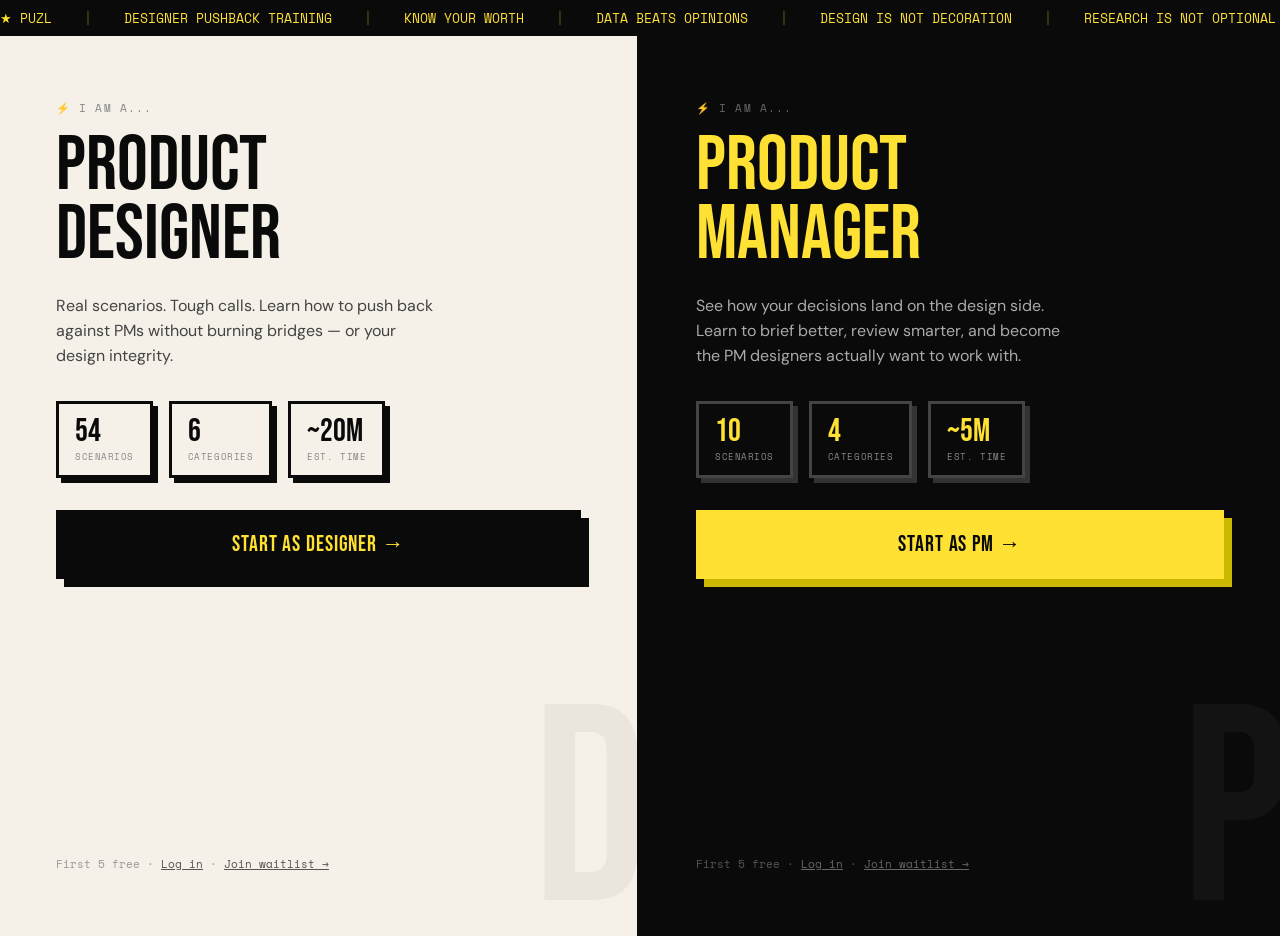
<file: mvp.html>
<!DOCTYPE html>
<html lang="en">
<head>
<meta charset="UTF-8">
<meta name="viewport" content="width=device-width, initial-scale=1.0">
<title>PUZL — Designer &amp; PM Training</title>
<link href="https://fonts.googleapis.com/css2?family=Space+Mono:ital,wght@0,400;0,700;1,400&family=Bebas+Neue&family=DM+Sans:wght@400;500;700&display=swap" rel="stylesheet">
<style>
  :root {
    --black: #0a0a0a;
    --white: #f5f0e8;
    --yellow: #FFE134;
    --red: #FF3B2F;
    --green: #00C853;
    --blue: #1A6EFF;
    --border: 3px solid var(--black);
    --shadow: 5px 5px 0px var(--black);
    --shadow-lg: 8px 8px 0px var(--black);
  }
  * { box-sizing: border-box; margin: 0; padding: 0; }
  body { background: var(--white); font-family: 'DM Sans', sans-serif; color: var(--black); min-height: 100vh; overflow-x: hidden; }
  .screen { display: none; min-height: 100vh; }
  .screen.active { display: flex; flex-direction: column; }
  .ticker-wrap { background: var(--black); color: var(--yellow); font-family: 'Space Mono', monospace; font-size: 13px; overflow: hidden; white-space: nowrap; padding: 8px 0; }
  .ticker-inner { display: inline-block; animation: ticker 28s linear infinite; }
  @keyframes ticker { 0% { transform: translateX(0); } 100% { transform: translateX(-50%); } }
  .ticker-sep { margin: 0 24px; opacity: 0.4; }
  .landing-grid { display: grid; grid-template-columns: 1fr 1fr; flex: 1; }
  .landing-left { padding: 60px 56px; border-right: var(--border); display: flex; flex-direction: column; justify-content: space-between; }
  .badge { display: inline-block; background: var(--yellow); border: var(--border); font-family: 'Space Mono', monospace; font-size: 11px; font-weight: 700; padding: 6px 12px; letter-spacing: 0.08em; text-transform: uppercase; box-shadow: var(--shadow); width: fit-content; }
  .landing-title { font-family: 'Bebas Neue', sans-serif; font-size: clamp(72px, 9vw, 130px); line-height: 0.92; margin: 32px 0 24px; }
  .landing-title .accent { color: var(--red); }
  .landing-sub { font-size: 18px; line-height: 1.5; max-width: 420px; color: #333; margin-bottom: 40px; }
  .stats-row { display: flex; gap: 24px; margin-bottom: 48px; }
  .stat-box { border: var(--border); padding: 16px 20px; box-shadow: var(--shadow); }
  .stat-num { font-family: 'Bebas Neue', sans-serif; font-size: 42px; line-height: 1; }
  .stat-label { font-family: 'Space Mono', monospace; font-size: 10px; text-transform: uppercase; letter-spacing: 0.06em; margin-top: 4px; color: #555; }
  .btn-start { background: var(--black); color: var(--yellow); border: var(--border); padding: 20px 40px; font-family: 'Bebas Neue', sans-serif; font-size: 28px; letter-spacing: 0.04em; cursor: pointer; box-shadow: var(--shadow-lg); transition: transform 0.12s, box-shadow 0.12s; display: inline-block; }
  .btn-start:hover { transform: translate(-3px, -3px); box-shadow: 11px 11px 0 var(--black); }
  .btn-start:active { transform: translate(2px, 2px); box-shadow: 3px 3px 0 var(--black); }
  .landing-right { display: flex; flex-direction: column; }
  .category-list { padding: 48px; flex: 1; }
  .category-list h3 { font-family: 'Space Mono', monospace; font-size: 11px; text-transform: uppercase; letter-spacing: 0.1em; margin-bottom: 24px; color: #666; }
  .category-item { display: flex; align-items: center; gap: 16px; padding: 18px 20px; border: var(--border); margin-bottom: 12px; box-shadow: var(--shadow); transition: transform 0.1s, box-shadow 0.1s; }
  .category-item:hover { transform: translate(-2px, -2px); box-shadow: 7px 7px 0 var(--black); }
  .cat-icon { width: 40px; height: 40px; border: var(--border); display: flex; align-items: center; justify-content: center; font-size: 20px; flex-shrink: 0; background: var(--yellow); }
  .cat-name { font-weight: 700; font-size: 15px; }
  .cat-count { font-family: 'Space Mono', monospace; font-size: 11px; color: #777; margin-top: 2px; }
  .bottom-bar { border-top: var(--border); padding: 20px 48px; background: var(--black); color: var(--white); font-family: 'Space Mono', monospace; font-size: 12px; display: flex; gap: 32px; }
  .quiz-header { border-bottom: var(--border); padding: 20px 48px; display: flex; align-items: center; justify-content: space-between; background: var(--black); }
  .quiz-logo { font-family: 'Bebas Neue', sans-serif; font-size: 28px; color: var(--yellow); letter-spacing: 0.05em; }
  .progress-wrap { flex: 1; max-width: 400px; margin: 0 48px; }
  .progress-label { font-family: 'Space Mono', monospace; font-size: 11px; color: var(--white); margin-bottom: 8px; display: flex; justify-content: space-between; }
  .progress-track { height: 12px; background: #333; border: 2px solid #555; }
  .progress-fill { height: 100%; background: var(--yellow); transition: width 0.4s cubic-bezier(0.34, 1.56, 0.64, 1); }
  .score-chip { font-family: 'Bebas Neue', sans-serif; font-size: 22px; background: var(--yellow); border: 2px solid var(--white); padding: 6px 16px; color: var(--black); }
  .quiz-body { flex: 1; display: grid; grid-template-columns: 1fr 1fr; overflow: hidden; }
  .scenario-panel { padding: 52px 56px; border-right: var(--border); display: flex; flex-direction: column; gap: 24px; position: relative; overflow-y: auto; -webkit-overflow-scrolling: touch; }
  .scenario-meta { display: flex; align-items: center; gap: 12px; flex-wrap: wrap; }
  .category-tag { font-family: 'Space Mono', monospace; font-size: 10px; font-weight: 700; text-transform: uppercase; letter-spacing: 0.08em; padding: 4px 10px; border: 2px solid var(--black); background: var(--yellow); }
  .difficulty-tag { font-family: 'Space Mono', monospace; font-size: 10px; text-transform: uppercase; letter-spacing: 0.06em; padding: 4px 10px; border: 2px solid var(--black); }
  .diff-easy { background: #d4f7d4; }
  .diff-medium { background: #fff3cc; }
  .diff-hard { background: #ffd6d4; }
  .scenario-q-num { font-family: 'Bebas Neue', sans-serif; font-size: 72px; line-height: 1; color: #ddd; position: absolute; right: 56px; top: 52px; pointer-events: none; }
  .scenario-context { font-family: 'Space Mono', monospace; font-size: 12px; background: var(--black); color: var(--yellow); padding: 16px 20px; line-height: 1.6; border: var(--border); }
  .scenario-pm-says { border: var(--border); box-shadow: var(--shadow); }
  .pm-label { background: var(--red); color: var(--white); font-family: 'Space Mono', monospace; font-size: 10px; font-weight: 700; text-transform: uppercase; letter-spacing: 0.08em; padding: 6px 14px; display: flex; align-items: center; gap: 8px; }
  .pm-avatar { width: 20px; height: 20px; background: var(--white); border-radius: 50%; display: flex; align-items: center; justify-content: center; font-size: 12px; }
  .pm-text { padding: 20px; font-size: 17px; font-weight: 500; line-height: 1.55; font-style: italic; }
  .scenario-question { font-family: 'Bebas Neue', sans-serif; font-size: 28px; line-height: 1.1; letter-spacing: 0.02em; }
  .options-panel { padding: 52px 48px; display: flex; flex-direction: column; gap: 16px; overflow-y: auto; -webkit-overflow-scrolling: touch; }
  .options-label { font-family: 'Space Mono', monospace; font-size: 10px; text-transform: uppercase; letter-spacing: 0.1em; color: #888; margin-bottom: 4px; }
  .option-btn { border: var(--border); padding: 18px 20px; background: var(--white); cursor: pointer; text-align: left; font-family: 'DM Sans', sans-serif; font-size: 15px; line-height: 1.45; box-shadow: var(--shadow); transition: transform 0.12s, box-shadow 0.12s, background 0.15s; display: flex; gap: 14px; align-items: flex-start; animation: slideUp 0.3s ease both; }
  @keyframes slideUp { from { opacity: 0; transform: translateY(16px); } to { opacity: 1; transform: translateY(0); } }
  .option-btn:nth-child(2) { animation-delay: 0.06s; }
  .option-btn:nth-child(3) { animation-delay: 0.12s; }
  .option-btn:nth-child(4) { animation-delay: 0.18s; }
  .option-btn:hover:not(:disabled) { transform: translate(-2px, -2px); box-shadow: 7px 7px 0 var(--black); background: #fffbe6; }
  .option-btn:disabled { cursor: default; }
  .option-letter { font-family: 'Bebas Neue', sans-serif; font-size: 24px; line-height: 1; flex-shrink: 0; width: 28px; color: #aaa; transition: color 0.15s; }
  .option-btn:hover:not(:disabled) .option-letter { color: var(--black); }
  .option-btn.correct { background: #d4f7d4; border-color: var(--green); box-shadow: 5px 5px 0 var(--green); transform: none; }
  .option-btn.correct .option-letter { color: var(--green); }
  .option-btn.wrong { background: #ffd6d4; border-color: var(--red); box-shadow: 5px 5px 0 var(--red); transform: none; }
  .option-btn.wrong .option-letter { color: var(--red); }
  .option-btn.reveal-best { background: #e6f0ff; border-color: var(--blue); box-shadow: 5px 5px 0 var(--blue); }
  .option-btn.reveal-best .option-letter { color: var(--blue); }
  .feedback-box { display: none; border: var(--border); padding: 20px; margin-top: 8px; background: var(--white); }
  .feedback-box.show { display: block; }
  .feedback-verdict { font-family: 'Bebas Neue', sans-serif; font-size: 22px; margin-bottom: 8px; }
  .feedback-verdict.win { color: var(--green); }
  .feedback-verdict.lose { color: var(--red); }
  .feedback-text { font-size: 14px; line-height: 1.55; color: #333; }
  .tip-tag { display: inline-block; margin-top: 10px; font-family: 'Space Mono', monospace; font-size: 10px; background: var(--yellow); border: 2px solid var(--black); padding: 3px 8px; text-transform: uppercase; letter-spacing: 0.06em; }
  .btn-next { margin-top: 8px; background: var(--black); color: var(--yellow); border: var(--border); padding: 16px 32px; font-family: 'Bebas Neue', sans-serif; font-size: 22px; letter-spacing: 0.04em; cursor: pointer; box-shadow: var(--shadow); transition: transform 0.12s, box-shadow 0.12s; display: none; align-self: flex-start; }
  .btn-next:hover { transform: translate(-2px, -2px); box-shadow: 7px 7px 0 var(--black); }
  .btn-next.show { display: inline-block; }
  #screen-results { background: var(--black); color: var(--white); align-items: center; justify-content: center; text-align: center; padding: 60px 40px; position: relative; overflow: hidden; }
  .results-bg-text { position: absolute; font-family: 'Bebas Neue', sans-serif; font-size: 300px; color: rgba(255,255,255,0.03); pointer-events: none; top: 50%; left: 50%; transform: translate(-50%, -50%); white-space: nowrap; }
  .results-inner { position: relative; z-index: 1; max-width: 700px; width: 100%; }
  .results-label { font-family: 'Space Mono', monospace; font-size: 12px; text-transform: uppercase; letter-spacing: 0.12em; color: #888; margin-bottom: 20px; }
  .results-grade { font-family: 'Bebas Neue', sans-serif; font-size: clamp(100px, 18vw, 180px); line-height: 0.9; margin-bottom: 8px; }
  .results-score-line { font-family: 'Space Mono', monospace; font-size: 18px; color: var(--yellow); margin-bottom: 32px; }
  .results-title { font-family: 'Bebas Neue', sans-serif; font-size: 42px; letter-spacing: 0.03em; margin-bottom: 12px; }
  .results-desc { font-size: 16px; line-height: 1.6; color: #aaa; max-width: 500px; margin: 0 auto 48px; }
  .category-breakdown { display: grid; grid-template-columns: repeat(6, 1fr); gap: 12px; margin-bottom: 48px; }
  .cat-score-box { border: 2px solid #333; padding: 16px 12px; text-align: center; }
  .cat-score-icon { font-size: 22px; margin-bottom: 8px; }
  .cat-score-pct { font-family: 'Bebas Neue', sans-serif; font-size: 32px; color: var(--yellow); }
  .cat-score-name { font-family: 'Space Mono', monospace; font-size: 9px; text-transform: uppercase; color: #666; margin-top: 4px; line-height: 1.4; }
  .results-btns { display: flex; gap: 16px; justify-content: center; flex-wrap: wrap; }
  .btn-retry { background: var(--yellow); color: var(--black); border: 2px solid var(--yellow); padding: 18px 36px; font-family: 'Bebas Neue', sans-serif; font-size: 24px; cursor: pointer; box-shadow: 5px 5px 0 #cbb800; transition: transform 0.12s, box-shadow 0.12s; }
  .btn-retry:hover { transform: translate(-2px, -2px); box-shadow: 7px 7px 0 #cbb800; }
  .btn-home { background: transparent; color: var(--white); border: 2px solid #555; padding: 18px 36px; font-family: 'Bebas Neue', sans-serif; font-size: 24px; cursor: pointer; transition: border-color 0.15s; }
  .btn-home:hover { border-color: var(--white); }
  .btn-switch { background: transparent; color: var(--white); border: 2px solid #333; padding: 18px 36px; font-family: 'Bebas Neue', sans-serif; font-size: 24px; cursor: pointer; transition: border-color 0.15s, color 0.15s; letter-spacing: 0.04em; }
  .btn-switch:hover { border-color: var(--yellow); color: var(--yellow); }
  .btn-switch-role { background: transparent; color: #666; border: 2px solid #444; padding: 6px 14px; font-family: 'Space Mono', monospace; font-size: 10px; text-transform: uppercase; letter-spacing: 0.06em; cursor: pointer; transition: border-color 0.15s, color 0.15s; white-space: nowrap; flex-shrink: 0; }
  .btn-switch-role:hover { border-color: var(--yellow); color: var(--yellow); }

  /* ---- FILTER BAR ---- */
  .filter-bar {
    border-bottom: var(--border);
    background: var(--white);
    padding: 0 48px;
    display: flex;
    align-items: center;
    gap: 0;
    overflow-x: auto;
    scrollbar-width: none;
  }
  .filter-bar::-webkit-scrollbar { display: none; }
  .filter-label {
    font-family: 'Space Mono', monospace;
    font-size: 10px;
    text-transform: uppercase;
    letter-spacing: 0.08em;
    color: #999;
    white-space: nowrap;
    margin-right: 16px;
    flex-shrink: 0;
  }
  .filter-btn {
    font-family: 'Space Mono', monospace;
    font-size: 11px;
    font-weight: 700;
    padding: 12px 18px;
    border: none;
    border-right: var(--border);
    background: transparent;
    cursor: pointer;
    white-space: nowrap;
    transition: background 0.12s;
    text-transform: uppercase;
    letter-spacing: 0.04em;
    color: #666;
    flex-shrink: 0;
  }
  .filter-btn:first-of-type { border-left: var(--border); }
  .filter-btn:hover { background: #fffbe6; color: var(--black); }
  .filter-btn.active { background: var(--black); color: var(--yellow); }

  /* ---- QUESTION DRAWER ---- */
  .drawer-toggle {
    position: fixed;
    right: 0;
    top: 50%;
    transform: translateY(-50%);
    background: var(--black);
    color: var(--yellow);
    border: var(--border);
    border-right: none;
    padding: 12px 8px;
    cursor: pointer;
    font-family: 'Bebas Neue', sans-serif;
    font-size: 13px;
    letter-spacing: 0.08em;
    writing-mode: vertical-rl;
    text-orientation: mixed;
    z-index: 100;
    box-shadow: -3px 0 0 var(--black);
    transition: background 0.12s;
    display: none;
  }
  .drawer-toggle.visible { display: block; }
  .drawer-toggle:hover { background: #222; }

  .question-drawer {
    position: fixed;
    right: -320px;
    top: 0;
    width: 300px;
    height: 100vh;
    background: var(--white);
    border-left: var(--border);
    z-index: 99;
    transition: right 0.25s cubic-bezier(0.4,0,0.2,1);
    display: flex;
    flex-direction: column;
    box-shadow: -5px 0 0 var(--black);
  }
  .question-drawer.open { right: 0; }

  .drawer-header {
    background: var(--black);
    color: var(--yellow);
    font-family: 'Bebas Neue', sans-serif;
    font-size: 20px;
    letter-spacing: 0.06em;
    padding: 16px 20px;
    display: flex;
    justify-content: space-between;
    align-items: center;
    flex-shrink: 0;
  }
  .drawer-close {
    background: none;
    border: 2px solid #555;
    color: var(--white);
    cursor: pointer;
    font-family: 'Bebas Neue', sans-serif;
    font-size: 16px;
    padding: 4px 10px;
    transition: border-color 0.12s;
  }
  .drawer-close:hover { border-color: var(--yellow); color: var(--yellow); }

  .drawer-filter {
    padding: 12px 16px;
    border-bottom: var(--border);
    display: flex;
    flex-wrap: wrap;
    gap: 6px;
    flex-shrink: 0;
  }
  .drawer-filter-btn {
    font-family: 'Space Mono', monospace;
    font-size: 9px;
    font-weight: 700;
    text-transform: uppercase;
    letter-spacing: 0.04em;
    padding: 4px 8px;
    border: 2px solid var(--black);
    background: var(--white);
    cursor: pointer;
    transition: background 0.1s;
  }
  .drawer-filter-btn:hover { background: #fffbe6; }
  .drawer-filter-btn.active { background: var(--black); color: var(--yellow); }

  .drawer-grid {
    overflow-y: auto;
    padding: 16px;
    display: grid;
    grid-template-columns: repeat(6, 1fr);
    gap: 6px;
    align-content: start;
  }
  .q-dot {
    aspect-ratio: 1;
    border: 2px solid var(--black);
    font-family: 'Space Mono', monospace;
    font-size: 9px;
    font-weight: 700;
    display: flex;
    align-items: center;
    justify-content: center;
    cursor: pointer;
    background: var(--white);
    transition: background 0.1s, transform 0.1s;
    color: var(--black);
    position: relative;
  }
  .q-dot:hover { background: #fffbe6; transform: translate(-1px,-1px); box-shadow: 2px 2px 0 var(--black); }
  .q-dot.current { background: var(--black); color: var(--yellow); }
  .q-dot.answered-correct { background: #d4f7d4; border-color: var(--green); }
  .q-dot.answered-wrong { background: #ffd6d4; border-color: var(--red); }
  .q-dot.hidden { opacity: 0.2; pointer-events: none; }
  .q-dot.locked {
    background: var(--white);
    border-color: #bbb;
    border-style: dashed;
    color: #999;
    cursor: pointer;
    position: relative;
  }
  .q-dot.locked:hover { background: #fff8e6; border-color: var(--black); color: var(--black); box-shadow: 2px 2px 0 var(--black); transform: translate(-1px,-1px); }
  .q-dot.locked::after {
    content: '🔒';
    position: absolute;
    font-size: 7px;
    bottom: 1px;
    right: 1px;
    line-height: 1;
  }

  .drawer-legend {
    padding: 12px 16px;
    border-top: var(--border);
    display: flex;
    gap: 12px;
    flex-shrink: 0;
    flex-wrap: wrap;
  }
  .legend-item {
    display: flex;
    align-items: center;
    gap: 6px;
    font-family: 'Space Mono', monospace;
    font-size: 9px;
    text-transform: uppercase;
    letter-spacing: 0.04em;
    color: #666;
  }
  .legend-dot {
    width: 12px;
    height: 12px;
    border: 2px solid var(--black);
    flex-shrink: 0;
  }
  .legend-dot.correct { background: #d4f7d4; border-color: var(--green); }
  .legend-dot.wrong { background: #ffd6d4; border-color: var(--red); }
  .legend-dot.current { background: var(--black); }
  .legend-dot.unanswered { background: var(--white); }
  /* ---- ROLE SELECTOR ---- */
  .role-selector { flex: 1; display: grid; grid-template-columns: 1fr 1fr; }
  .role-card { padding: 64px 56px; display: flex; flex-direction: column; justify-content: space-between; cursor: pointer; transition: background 0.15s; position: relative; overflow: hidden; }
  .role-card:first-child { border-right: var(--border); }
  .role-card.designer-card:hover { background: #fffde6; }
  .role-card.pm-card { background: var(--black); color: var(--white); }
  .role-card.pm-card:hover { background: #111; }
  .role-eyebrow { font-family: "Space Mono", monospace; font-size: 11px; text-transform: uppercase; letter-spacing: 0.1em; color: #888; margin-bottom: 16px; }
  .pm-card .role-eyebrow { color: #666; }
  .role-title { font-family: "Bebas Neue", sans-serif; font-size: clamp(52px, 6vw, 90px); line-height: 0.9; margin-bottom: 24px; }
  .designer-card .role-title { color: var(--black); }
  .pm-card .role-title { color: var(--yellow); }
  .role-desc { font-size: 16px; line-height: 1.55; max-width: 380px; margin-bottom: 32px; }
  .designer-card .role-desc { color: #444; }
  .pm-card .role-desc { color: #aaa; }
  .role-stats { display: flex; gap: 16px; margin-bottom: 32px; flex-wrap: wrap; }
  .role-stat { border: var(--border); padding: 12px 16px; box-shadow: var(--shadow); }
  .pm-card .role-stat { border-color: #444; box-shadow: 5px 5px 0 #333; }
  .role-stat-num { font-family: "Bebas Neue", sans-serif; font-size: 32px; line-height: 1; }
  .designer-card .role-stat-num { color: var(--black); }
  .pm-card .role-stat-num { color: var(--yellow); }
  .role-stat-label { font-family: "Space Mono", monospace; font-size: 9px; text-transform: uppercase; letter-spacing: 0.06em; color: #888; margin-top: 2px; }
  .btn-role { border: var(--border); padding: 18px 28px; font-family: "Bebas Neue", sans-serif; font-size: 22px; letter-spacing: 0.04em; cursor: pointer; box-shadow: var(--shadow-lg); transition: transform 0.12s, box-shadow 0.12s; width: 100%; display: block; text-align: center; }
  .designer-card .btn-role { background: var(--black); color: var(--yellow); }
  .pm-card .btn-role { background: var(--yellow); color: var(--black); border-color: var(--yellow); box-shadow: 8px 8px 0 #cbb800; }
  .btn-role:hover { transform: translate(-3px,-3px); box-shadow: 11px 11px 0 var(--black); }
  .pm-card .btn-role:hover { box-shadow: 11px 11px 0 #cbb800; }
  .role-bg-num { position: absolute; font-family: "Bebas Neue", sans-serif; font-size: 280px; line-height: 1; pointer-events: none; bottom: -20px; right: -10px; opacity: 0.04; }
  .designer-card .role-bg-num { color: var(--black); }
  .pm-card .role-bg-num { color: var(--white); }
  .role-footer { font-family: "Space Mono", monospace; font-size: 11px; color: #999; margin-top: 24px; }
  .pm-card .role-footer { color: #555; }

  /* PM mode accent */
  body.pm-mode .quiz-header { background: #1a1a2e; }
  body.pm-mode .quiz-logo { color: #a78bfa; }
  body.pm-mode .progress-fill { background: #a78bfa; }
  body.pm-mode .score-chip { background: #a78bfa; color: var(--white); }
  body.pm-mode .pm-label { background: #2563eb; }
  body.pm-mode .category-tag { background: #e0d9ff; }
  body.pm-mode .filter-btn.active { background: #1a1a2e; color: #a78bfa; }
  body.pm-mode .tip-tag { background: #e0d9ff; }
  body.pm-mode .drawer-toggle { background: #1a1a2e; color: #a78bfa; }
  body.pm-mode .drawer-header { background: #1a1a2e; color: #a78bfa; }
  body.pm-mode .q-dot.current { background: #1a1a2e; color: #a78bfa; }
  body.pm-mode .btn-next { background: #1a1a2e; color: #a78bfa; }
  body.pm-mode .option-btn:hover:not(:disabled) { background: #f0ecff; }

  /* ===== RESPONSIVE ===== */
  @media (max-width: 860px) {
    .role-selector { grid-template-columns: 1fr; }
    .role-card { padding: 44px 28px; min-height: auto; }
    .role-card:first-child { border-right: none; border-bottom: var(--border); }
    .role-title { font-size: clamp(52px, 14vw, 80px); margin-bottom: 16px; }
    .role-desc { font-size: 15px; margin-bottom: 24px; max-width: 100%; }
    .role-stats { gap: 10px; margin-bottom: 24px; }
    .role-stat { padding: 10px 14px; }
    .role-stat-num { font-size: 26px; }
    .btn-role { font-size: 20px; padding: 16px 24px; }
    .role-bg-num { font-size: 180px; }
    .role-footer { margin-top: 20px; }
    .quiz-header { padding: 12px 16px; flex-wrap: wrap; gap: 8px; }
    .quiz-logo { font-size: 20px; order: 1; }
    .score-chip { font-size: 16px; padding: 4px 12px; order: 2; margin-left: auto; }
    .progress-wrap { order: 3; flex: 0 0 100%; margin: 0; max-width: 100%; }
    .progress-label { font-size: 10px; }
    .filter-bar { padding: 0; }
    .filter-label { display: none; }
    .filter-btn { padding: 10px 11px; font-size: 10px; }
    #screen-quiz { min-height: 100vh; height: auto; }
    .quiz-body { grid-template-columns: 1fr; overflow: visible; }
    .scenario-panel { border-right: none; border-bottom: var(--border); padding: 24px 20px; gap: 16px; overflow-y: visible; }
    .options-panel { padding: 20px; gap: 12px; overflow-y: visible; }
    .scenario-q-num { display: none; }
    .scenario-context { font-size: 11px; padding: 12px 14px; }
    .pm-text { font-size: 15px; padding: 14px; }
    .scenario-question { font-size: 22px; }
    .option-btn { padding: 14px 16px; font-size: 14px; gap: 10px; }
    .option-letter { font-size: 20px; width: 22px; }
    .feedback-box { padding: 16px; }
    .feedback-verdict { font-size: 18px; }
    .feedback-text { font-size: 13px; }
    .btn-next { font-size: 18px; padding: 14px 24px; width: 100%; text-align: center; }
    #screen-results { padding: 40px 20px; }
    .results-grade { font-size: clamp(80px, 22vw, 140px); }
    .results-title { font-size: 28px; }
    .results-score-line { font-size: 14px; }
    .results-desc { font-size: 14px; margin-bottom: 28px; }
    .category-breakdown { grid-template-columns: repeat(3, 1fr); gap: 8px; margin-bottom: 28px; }
    .cat-score-box { padding: 12px 8px; }
    .cat-score-pct { font-size: 24px; }
    .cat-score-name { font-size: 8px; }
    .results-btns { flex-direction: column; align-items: center; gap: 12px; }
    .btn-retry, .btn-home, .btn-switch { width: 100%; max-width: 320px; text-align: center; font-size: 20px; padding: 16px 24px; }
    .btn-switch-role { font-size: 9px; padding: 5px 10px; }
    .question-drawer { width: 260px; right: -280px; }
    .drawer-grid { grid-template-columns: repeat(5, 1fr); }
    .drawer-toggle { padding: 10px 6px; font-size: 11px; }
  }

  @media (max-width: 480px) {
    .role-card { padding: 32px 20px; }
    .role-title { font-size: 48px; }
    .role-desc { font-size: 14px; }
    .btn-role { font-size: 18px; padding: 14px 20px; }
    .role-stat-num { font-size: 22px; }
    .role-stat { padding: 8px 12px; }
    .category-breakdown { grid-template-columns: repeat(2, 1fr); }
    .filter-btn { padding: 10px 8px; font-size: 9px; }
    .quiz-logo { font-size: 16px; }
    .scenario-panel { padding: 20px 16px; }
    .options-panel { padding: 16px; }
    .results-bg-text { font-size: 180px; }
  }

  /* ---- LOGIN SCREEN ---- */
  #screen-login {
    background: var(--black);
    align-items: center;
    justify-content: center;
    padding: 40px 20px;
    position: relative;
    overflow: hidden;
  }
  .login-bg {
    position: absolute;
    font-family: 'Bebas Neue', sans-serif;
    font-size: 340px;
    color: rgba(255,255,255,0.025);
    pointer-events: none;
    top: 50%; left: 50%;
    transform: translate(-50%, -50%);
    white-space: nowrap;
    line-height: 1;
  }
  .login-box {
    position: relative;
    z-index: 1;
    background: var(--white);
    border: var(--border);
    box-shadow: 10px 10px 0 var(--yellow);
    padding: 48px 48px 40px;
    width: 100%;
    max-width: 440px;
  }
  .login-eyebrow {
    font-family: 'Space Mono', monospace;
    font-size: 10px;
    text-transform: uppercase;
    letter-spacing: 0.12em;
    color: #888;
    margin-bottom: 8px;
  }
  .login-title {
    font-family: 'Bebas Neue', sans-serif;
    font-size: 52px;
    line-height: 0.95;
    margin-bottom: 32px;
    color: var(--black);
  }
  .login-title span { color: var(--red); }
  .login-field { margin-bottom: 20px; }
  .login-label {
    font-family: 'Space Mono', monospace;
    font-size: 10px;
    text-transform: uppercase;
    letter-spacing: 0.08em;
    color: #555;
    display: block;
    margin-bottom: 8px;
  }
  .login-input {
    width: 100%;
    border: var(--border);
    padding: 14px 16px;
    font-family: 'DM Sans', sans-serif;
    font-size: 16px;
    background: var(--white);
    color: var(--black);
    outline: none;
    box-shadow: 3px 3px 0 var(--black);
    transition: box-shadow 0.12s;
  }
  .login-input:focus { box-shadow: 5px 5px 0 var(--black); }
  .login-error {
    font-family: 'Space Mono', monospace;
    font-size: 11px;
    color: var(--red);
    margin-bottom: 16px;
    display: none;
    padding: 8px 12px;
    border: 2px solid var(--red);
    background: #fff0ef;
  }
  .login-error.show { display: block; }
  .btn-login {
    width: 100%;
    background: var(--black);
    color: var(--yellow);
    border: var(--border);
    padding: 18px;
    font-family: 'Bebas Neue', sans-serif;
    font-size: 24px;
    letter-spacing: 0.04em;
    cursor: pointer;
    box-shadow: var(--shadow-lg);
    transition: transform 0.12s, box-shadow 0.12s;
    margin-top: 8px;
  }
  .btn-login:hover { transform: translate(-2px,-2px); box-shadow: 10px 10px 0 var(--black); }
  .login-footer {
    font-family: 'Space Mono', monospace;
    font-size: 10px;
    color: #888;
    margin-top: 24px;
    text-align: center;
    line-height: 1.6;
  }
  .login-back {
    font-family: 'Space Mono', monospace;
    font-size: 10px;
    color: #888;
    background: none;
    border: none;
    cursor: pointer;
    text-decoration: underline;
    margin-top: 16px;
    display: block;
    text-align: center;
  }
  .login-back:hover { color: var(--black); }

  /* ---- WAITLIST SCREEN ---- */
  #screen-waitlist {
    background: var(--black);
    align-items: center;
    justify-content: center;
    padding: 40px 20px;
    position: relative;
    overflow: hidden;
  }
  .waitlist-bg {
    position: absolute;
    font-family: 'Bebas Neue', sans-serif;
    font-size: 300px;
    color: rgba(255,225,52,0.04);
    pointer-events: none;
    top: 50%; left: 50%;
    transform: translate(-50%, -50%);
    white-space: nowrap;
    line-height: 1;
  }
  .waitlist-box {
    position: relative;
    z-index: 1;
    background: var(--white);
    border: var(--border);
    box-shadow: 10px 10px 0 var(--yellow);
    padding: 48px 48px 40px;
    width: 100%;
    max-width: 480px;
  }
  .waitlist-eyebrow {
    font-family: 'Space Mono', monospace;
    font-size: 10px;
    text-transform: uppercase;
    letter-spacing: 0.12em;
    color: #888;
    margin-bottom: 8px;
  }
  .waitlist-title {
    font-family: 'Bebas Neue', sans-serif;
    font-size: 52px;
    line-height: 0.95;
    margin-bottom: 12px;
    color: var(--black);
  }
  .waitlist-title span { color: var(--red); }
  .waitlist-desc {
    font-size: 15px;
    color: #555;
    line-height: 1.55;
    margin-bottom: 28px;
  }
  .waitlist-row { display: grid; grid-template-columns: 1fr 1fr; gap: 16px; }
  .waitlist-field { margin-bottom: 16px; }
  .waitlist-label {
    font-family: 'Space Mono', monospace;
    font-size: 10px;
    text-transform: uppercase;
    letter-spacing: 0.08em;
    color: #555;
    display: block;
    margin-bottom: 8px;
  }
  .waitlist-input, .waitlist-select {
    width: 100%;
    border: var(--border);
    padding: 13px 16px;
    font-family: 'DM Sans', sans-serif;
    font-size: 15px;
    background: var(--white);
    color: var(--black);
    outline: none;
    box-shadow: 3px 3px 0 var(--black);
    transition: box-shadow 0.12s;
    appearance: none;
  }
  .waitlist-input:focus, .waitlist-select:focus { box-shadow: 5px 5px 0 var(--black); }
  .waitlist-select { background-image: url("data:image/svg+xml,%3Csvg xmlns='http://www.w3.org/2000/svg' width='12' height='8' viewBox='0 0 12 8'%3E%3Cpath d='M1 1l5 5 5-5' stroke='%230a0a0a' stroke-width='2' fill='none'/%3E%3C/svg%3E"); background-repeat: no-repeat; background-position: right 14px center; padding-right: 36px; cursor: pointer; }
  .waitlist-error {
    font-family: 'Space Mono', monospace;
    font-size: 11px;
    color: var(--red);
    margin-bottom: 16px;
    display: none;
    padding: 8px 12px;
    border: 2px solid var(--red);
    background: #fff0ef;
  }
  .waitlist-error.show { display: block; }
  .btn-waitlist {
    width: 100%;
    background: var(--black);
    color: var(--yellow);
    border: var(--border);
    padding: 18px;
    font-family: 'Bebas Neue', sans-serif;
    font-size: 24px;
    letter-spacing: 0.04em;
    cursor: pointer;
    box-shadow: var(--shadow-lg);
    transition: transform 0.12s, box-shadow 0.12s;
    margin-top: 8px;
  }
  .btn-waitlist:hover { transform: translate(-2px,-2px); box-shadow: 10px 10px 0 var(--black); }
  .waitlist-success {
    display: none;
    text-align: center;
    padding: 8px 0 16px;
  }
  .waitlist-success.show { display: block; }
  .waitlist-success-icon { font-size: 48px; margin-bottom: 12px; }
  .waitlist-success-title {
    font-family: 'Bebas Neue', sans-serif;
    font-size: 40px;
    line-height: 1;
    margin-bottom: 8px;
    color: var(--green);
  }
  .waitlist-success-msg {
    font-size: 14px;
    color: #555;
    line-height: 1.55;
    margin-bottom: 24px;
  }
  .waitlist-back {
    font-family: 'Space Mono', monospace;
    font-size: 10px;
    color: #888;
    background: none;
    border: none;
    cursor: pointer;
    text-decoration: underline;
    margin-top: 16px;
    display: block;
    text-align: center;
  }
  .waitlist-back:hover { color: var(--black); }
  .waitlist-count {
    display: inline-block;
    background: var(--yellow);
    border: var(--border);
    font-family: 'Space Mono', monospace;
    font-size: 10px;
    font-weight: 700;
    padding: 4px 10px;
    margin-bottom: 20px;
    letter-spacing: 0.06em;
  }
  @media (max-width: 600px) {
    .waitlist-row { grid-template-columns: 1fr; gap: 0; }
    .waitlist-box { padding: 32px 24px; }
  }

  /* ---- DASHBOARD SCREEN ---- */
  #screen-dashboard {
    background: var(--white);
  }
  .dashboard-header {
    background: var(--black);
    padding: 20px 48px;
    display: flex;
    align-items: center;
    justify-content: space-between;
    border-bottom: var(--border);
  }
  .dashboard-logo {
    font-family: 'Bebas Neue', sans-serif;
    font-size: 28px;
    color: var(--yellow);
    letter-spacing: 0.05em;
  }
  .dashboard-user {
    display: flex;
    align-items: center;
    gap: 12px;
  }
  .user-chip {
    font-family: 'Space Mono', monospace;
    font-size: 11px;
    color: #888;
    display: flex;
    align-items: center;
    gap: 8px;
  }
  .user-avatar {
    width: 28px; height: 28px;
    background: var(--yellow);
    border: 2px solid var(--yellow);
    border-radius: 0;
    display: flex; align-items: center; justify-content: center;
    font-family: 'Bebas Neue', sans-serif;
    font-size: 14px;
    color: var(--black);
  }
  .btn-logout {
    font-family: 'Space Mono', monospace;
    font-size: 10px;
    text-transform: uppercase;
    letter-spacing: 0.06em;
    background: none;
    border: 2px solid #444;
    color: #888;
    padding: 6px 12px;
    cursor: pointer;
    transition: border-color 0.12s, color 0.12s;
  }
  .btn-logout:hover { border-color: var(--red); color: var(--red); }
  .dashboard-body {
    padding: 48px;
    display: grid;
    grid-template-columns: 1fr 1fr;
    gap: 32px;
    max-width: 1100px;
    margin: 0 auto;
    width: 100%;
  }
  .dashboard-welcome {
    grid-column: 1 / -1;
  }
  .dashboard-welcome h1 {
    font-family: 'Bebas Neue', sans-serif;
    font-size: 56px;
    line-height: 0.95;
    margin-bottom: 12px;
  }
  .dashboard-welcome h1 span { color: var(--red); }
  .dashboard-welcome p {
    font-size: 16px;
    color: #555;
    max-width: 520px;
    line-height: 1.55;
  }
  .dash-card {
    border: var(--border);
    box-shadow: var(--shadow-lg);
    display: flex;
    flex-direction: column;
    overflow: hidden;
  }
  .dash-card-header {
    padding: 20px 24px 16px;
    border-bottom: var(--border);
    display: flex;
    align-items: center;
    gap: 12px;
  }
  .dash-card-icon {
    font-size: 24px;
    width: 44px; height: 44px;
    border: var(--border);
    display: flex; align-items: center; justify-content: center;
    background: var(--yellow);
    flex-shrink: 0;
  }
  .dash-card-title {
    font-family: 'Bebas Neue', sans-serif;
    font-size: 26px;
    line-height: 1;
  }
  .dash-card-sub {
    font-family: 'Space Mono', monospace;
    font-size: 10px;
    color: #888;
    text-transform: uppercase;
    letter-spacing: 0.06em;
    margin-top: 2px;
  }
  .dash-card-body { padding: 20px 24px; flex: 1; }
  .dash-card-body p { font-size: 14px; color: #555; line-height: 1.55; margin-bottom: 16px; }
  .dash-stat-row { display: flex; gap: 12px; margin-bottom: 20px; }
  .dash-stat {
    border: var(--border);
    padding: 10px 14px;
    flex: 1;
    text-align: center;
  }
  .dash-stat-n { font-family: 'Bebas Neue', sans-serif; font-size: 28px; line-height: 1; }
  .dash-stat-l { font-family: 'Space Mono', monospace; font-size: 9px; text-transform: uppercase; color: #888; margin-top: 2px; }
  .btn-dash {
    border: var(--border);
    padding: 14px 20px;
    font-family: 'Bebas Neue', sans-serif;
    font-size: 20px;
    letter-spacing: 0.04em;
    cursor: pointer;
    box-shadow: var(--shadow);
    transition: transform 0.12s, box-shadow 0.12s;
    display: block;
    width: 100%;
    text-align: center;
  }
  .btn-dash.primary { background: var(--black); color: var(--yellow); }
  .btn-dash.secondary { background: var(--white); color: var(--black); margin-top: 10px; }
  .btn-dash:hover { transform: translate(-2px,-2px); box-shadow: 7px 7px 0 var(--black); }
  .pro-badge {
    display: inline-block;
    background: var(--yellow);
    border: 2px solid var(--black);
    font-family: 'Space Mono', monospace;
    font-size: 9px;
    font-weight: 700;
    padding: 3px 8px;
    text-transform: uppercase;
    letter-spacing: 0.08em;
    vertical-align: middle;
    margin-left: 8px;
  }
  .plan-badge {
    display: inline-flex;
    align-items: center;
    gap: 6px;
    font-family: 'Space Mono', monospace;
    font-size: 9px;
    font-weight: 700;
    text-transform: uppercase;
    letter-spacing: 0.08em;
    padding: 4px 10px;
    border: 2px solid var(--black);
  }
  .plan-badge.standard { background: #e8f5e9; color: #2e7d32; border-color: #2e7d32; }
  .plan-badge.premium { background: var(--yellow); color: var(--black); }
  .plan-badge.coming-soon { background: #f3f3f3; color: #999; border-color: #ccc; }
  .weekly-badge {
    display: inline-flex;
    align-items: center;
    gap: 6px;
    font-family: 'Space Mono', monospace;
    font-size: 9px;
    font-weight: 700;
    text-transform: uppercase;
    letter-spacing: 0.06em;
    padding: 4px 10px;
    background: var(--black);
    color: var(--yellow);
    border: 2px solid var(--black);
    margin-bottom: 12px;
  }
  .dash-section-label {
    font-family: 'Space Mono', monospace;
    font-size: 10px;
    text-transform: uppercase;
    letter-spacing: 0.1em;
    color: #888;
    grid-column: 1 / -1;
    padding-bottom: 8px;
    border-bottom: var(--border);
    display: flex;
    align-items: center;
    gap: 12px;
  }
  .dash-card.premium-card { position: relative; }
  .dash-card.premium-card .premium-overlay {
    position: absolute;
    inset: 0;
    background: rgba(245,240,232,0.85);
    display: flex;
    flex-direction: column;
    align-items: center;
    justify-content: center;
    gap: 10px;
    z-index: 2;
    backdrop-filter: blur(1px);
  }
  .premium-overlay-icon { font-size: 32px; }
  .premium-overlay-title {
    font-family: 'Bebas Neue', sans-serif;
    font-size: 22px;
    letter-spacing: 0.04em;
    text-align: center;
  }
  .premium-overlay-sub {
    font-family: 'Space Mono', monospace;
    font-size: 10px;
    color: #666;
    text-align: center;
    line-height: 1.5;
  }
  .btn-premium-tease {
    background: var(--black);
    color: var(--yellow);
    border: var(--border);
    padding: 10px 20px;
    font-family: 'Bebas Neue', sans-serif;
    font-size: 18px;
    letter-spacing: 0.04em;
    cursor: pointer;
    box-shadow: var(--shadow);
    transition: transform 0.12s, box-shadow 0.12s;
  }
  .btn-premium-tease:hover { transform: translate(-2px,-2px); box-shadow: 7px 7px 0 var(--black); }
  .scenario-form { display: flex; flex-direction: column; gap: 10px; }
  .scenario-textarea {
    width: 100%;
    border: var(--border);
    padding: 12px 14px;
    font-family: 'DM Sans', sans-serif;
    font-size: 14px;
    background: var(--white);
    color: var(--black);
    outline: none;
    box-shadow: 3px 3px 0 var(--black);
    resize: vertical;
    min-height: 80px;
    transition: box-shadow 0.12s;
  }
  .scenario-textarea:focus { box-shadow: 5px 5px 0 var(--black); }

  /* ---- PAYWALL MODAL ---- */
  .paywall-overlay {
    display: none;
    position: fixed;
    inset: 0;
    background: rgba(0,0,0,0.75);
    z-index: 200;
    align-items: center;
    justify-content: center;
    padding: 20px;
  }
  .paywall-overlay.show { display: flex; }
  .paywall-box {
    background: var(--white);
    border: var(--border);
    box-shadow: 10px 10px 0 var(--yellow);
    padding: 48px;
    max-width: 480px;
    width: 100%;
    text-align: center;
    position: relative;
  }
  .paywall-icon { font-size: 48px; margin-bottom: 16px; }
  .paywall-title {
    font-family: 'Bebas Neue', sans-serif;
    font-size: 48px;
    line-height: 0.95;
    margin-bottom: 8px;
  }
  .paywall-title span { color: var(--red); }
  .paywall-sub {
    font-family: 'Space Mono', monospace;
    font-size: 11px;
    color: #888;
    text-transform: uppercase;
    letter-spacing: 0.08em;
    margin-bottom: 20px;
  }
  .paywall-desc {
    font-size: 15px;
    color: #444;
    line-height: 1.6;
    margin-bottom: 28px;
  }
  .paywall-perks {
    text-align: left;
    margin-bottom: 28px;
    border: var(--border);
    padding: 16px 20px;
    background: #fffbe6;
  }
  .paywall-perk {
    font-size: 14px;
    color: #333;
    padding: 6px 0;
    display: flex;
    align-items: center;
    gap: 10px;
    border-bottom: 1px solid #eee;
  }
  .paywall-perk:last-child { border-bottom: none; }
  .perk-check { color: var(--green); font-weight: 700; flex-shrink: 0; }
  .btn-paywall-login {
    width: 100%;
    background: var(--black);
    color: var(--yellow);
    border: var(--border);
    padding: 18px;
    font-family: 'Bebas Neue', sans-serif;
    font-size: 24px;
    letter-spacing: 0.04em;
    cursor: pointer;
    box-shadow: var(--shadow-lg);
    transition: transform 0.12s, box-shadow 0.12s;
    margin-bottom: 10px;
  }
  .btn-paywall-login:hover { transform: translate(-2px,-2px); box-shadow: 10px 10px 0 var(--black); }
  .btn-paywall-dismiss {
    font-family: 'Space Mono', monospace;
    font-size: 10px;
    color: #888;
    background: none;
    border: none;
    cursor: pointer;
    text-decoration: underline;
    margin-top: 8px;
    display: block;
    width: 100%;
    text-align: center;
  }
  .btn-paywall-dismiss:hover { color: var(--black); }

  @media (max-width: 860px) {
    .dashboard-body { grid-template-columns: 1fr; padding: 24px 20px; gap: 20px; }
    .dashboard-header { padding: 16px 20px; }
    .login-box { padding: 32px 24px; }
    .paywall-box { padding: 32px 24px; }
  }
</style>
</head>
<body>

<!-- WAITLIST SCREEN -->
<div id="screen-waitlist" class="screen">
  <div class="waitlist-bg">WAIT</div>
  <div class="waitlist-box" style="max-width:580px;padding:0;overflow:hidden;">
    <div style="background:var(--black);padding:24px 32px;border-bottom:var(--border);display:flex;align-items:center;justify-content:space-between;">
      <div>
        <div style="font-family:'Space Mono',monospace;font-size:10px;text-transform:uppercase;letter-spacing:0.12em;color:#666;margin-bottom:4px;">⚡ PUZL</div>
        <div style="font-family:'Bebas Neue',sans-serif;font-size:32px;color:var(--yellow);line-height:1;">JOIN THE WAITLIST</div>
      </div>
      <button onclick="showScreen('landing')" style="font-family:'Space Mono',monospace;font-size:10px;color:#666;background:none;border:2px solid #444;cursor:pointer;padding:6px 12px;text-transform:uppercase;letter-spacing:0.06em;transition:border-color 0.12s,color 0.12s;" onmouseover="this.style.borderColor='var(--yellow)';this.style.color='var(--yellow)'" onmouseout="this.style.borderColor='#444';this.style.color='#666'">← Back</button>
    </div>
    <iframe
      src="https://form.typeform.com/to/J3v4NgIW"
      style="width:100%;height:520px;border:none;display:block;background:var(--white);"
      allow="camera; microphone; autoplay; encrypted-media;"
    ></iframe>
  </div>
</div>

<!-- LOGIN SCREEN -->
<div id="screen-login" class="screen">
  <div class="login-bg">HTL</div>
  <div class="login-box">
    <div class="login-eyebrow">⚡ PUZL</div>
    <div class="login-title">WELCOME<br><span>BACK.</span></div>
    <div class="login-error" id="login-error">Incorrect username or password. Try again.</div>
    <div class="login-field">
      <label class="login-label" for="login-user">Username</label>
      <input class="login-input" id="login-user" type="text" placeholder="Enter username" autocomplete="username">
    </div>
    <div class="login-field">
      <label class="login-label" for="login-pass">Password</label>
      <input class="login-input" id="login-pass" type="password" placeholder="Enter password" autocomplete="current-password">
    </div>
    <button class="btn-login" onclick="attemptLogin()">LOG IN →</button>
    <div class="login-footer">
      Don't have an account? <button onclick="showScreen('waitlist')" style="font-family:'Space Mono',monospace;font-size:10px;color:#555;background:none;border:none;cursor:pointer;text-decoration:underline;padding:0;">Join the waitlist →</button>
    </div>
    <button class="login-back" onclick="showScreen('landing')">← Back to role selection</button>
  </div>
</div>

<!-- DASHBOARD SCREEN -->
<div id="screen-dashboard" class="screen">
  <div class="dashboard-header">
    <div class="dashboard-logo">PUZL</div>
    <div class="dashboard-user">
      <div class="user-chip">
        <div class="user-avatar" id="dash-avatar">T</div>
        <span id="dash-username">test</span>
        <span style="color:#555;">· PRO</span>
      </div>
      <button class="btn-logout" onclick="logout()">LOG OUT</button>
    </div>
  </div>
  <div class="dashboard-body">
    <div class="dashboard-welcome">
      <h1>READY TO<br><span>TRAIN?</span></h1>
      <p>New scenarios drop every week. Pick your role, tackle the situations, and find the best way forward.</p>
    </div>

    <!-- STANDARD SECTION -->
    <div class="dash-section-label">
      <span class="plan-badge standard">✓ Standard — Included</span>
      All scenarios, weekly drops, full results
    </div>

    <div class="dash-card">
      <div class="dash-card-header">
        <div class="dash-card-icon">✏️</div>
        <div>
          <div class="dash-card-title">PRODUCT DESIGNER</div>
          <div class="dash-card-sub">54 scenarios · 6 categories</div>
        </div>
      </div>
      <div class="dash-card-body">
        <div class="weekly-badge">🗓 New scenarios every week</div>
        <p>Learn to push back against PMs without burning bridges. Navigate scope creep, accessibility fights, and power dynamics.</p>
        <div class="dash-stat-row">
          <div class="dash-stat"><div class="dash-stat-n">54</div><div class="dash-stat-l">Scenarios</div></div>
          <div class="dash-stat"><div class="dash-stat-n">6</div><div class="dash-stat-l">Categories</div></div>
          <div class="dash-stat"><div class="dash-stat-n">~20m</div><div class="dash-stat-l">Est. time</div></div>
        </div>
        <button class="btn-dash primary" onclick="startAsRole('designer')">START AS DESIGNER →</button>
      </div>
    </div>

    <div class="dash-card">
      <div class="dash-card-header" style="background:var(--black);">
        <div class="dash-card-icon" style="background:var(--yellow);border-color:#333;">📋</div>
        <div>
          <div class="dash-card-title" style="color:var(--yellow);">PRODUCT MANAGER</div>
          <div class="dash-card-sub" style="color:#666;">10 scenarios · 4 categories</div>
        </div>
      </div>
      <div class="dash-card-body" style="background:var(--black);color:var(--white);">
        <div class="weekly-badge" style="background:var(--yellow);color:var(--black);border-color:var(--yellow);">🗓 New scenarios every week</div>
        <p style="color:#aaa;">See how your decisions land on the design side. Learn to brief better, review smarter, and advocate for design with leadership.</p>
        <div class="dash-stat-row">
          <div class="dash-stat" style="border-color:#333;"><div class="dash-stat-n" style="color:var(--yellow);">10</div><div class="dash-stat-l">Scenarios</div></div>
          <div class="dash-stat" style="border-color:#333;"><div class="dash-stat-n" style="color:var(--yellow);">4</div><div class="dash-stat-l">Categories</div></div>
          <div class="dash-stat" style="border-color:#333;"><div class="dash-stat-n" style="color:var(--yellow);">~5m</div><div class="dash-stat-l">Est. time</div></div>
        </div>
        <button class="btn-dash primary" onclick="startAsRole('pm')" style="background:var(--yellow);color:var(--black);border-color:var(--yellow);box-shadow:5px 5px 0 #cbb800;">START AS PM →</button>
      </div>
    </div>

    <!-- PREMIUM SECTION -->
    <div class="dash-section-label">
      <span class="plan-badge premium">★ Premium — Coming Soon</span>
      Submit your own scenarios, get AI-powered feedback
    </div>

    <div class="dash-card premium-card" style="grid-column: 1 / -1;">
      <!-- PREMIUM OVERLAY -->
      <div class="premium-overlay">
        <div class="premium-overlay-icon">⭐</div>
        <div class="premium-overlay-title">PREMIUM FEATURE</div>
        <p class="premium-overlay-sub">Submit real situations you've faced.<br>Get the best way to handle them — coming soon.</p>
        <button class="btn-premium-tease" onclick="showScreen('waitlist')">JOIN WAITLIST FOR EARLY ACCESS →</button>
      </div>
      <!-- CARD CONTENT (blurred behind overlay) -->
      <div class="dash-card-header">
        <div class="dash-card-icon">💬</div>
        <div>
          <div class="dash-card-title">SUBMIT YOUR OWN SCENARIO</div>
          <div class="dash-card-sub">Premium · Describe a real situation you've faced</div>
        </div>
      </div>
      <div class="dash-card-body">
        <p>Describe a real situation from your work. PUZL will analyse it and suggest the best way forward — plus add it to the scenario library if it's a good one.</p>
        <div class="scenario-form">
          <textarea class="scenario-textarea" placeholder="e.g. My PM asked me to ship a feature without usability testing two days before launch..."></textarea>
          <button class="btn-dash primary">SUBMIT SCENARIO →</button>
        </div>
      </div>
    </div>

  </div>
</div>

<!-- PAYWALL MODAL -->
<div class="paywall-overlay" id="paywall-overlay">
  <div class="paywall-box">
    <div class="paywall-icon">🔒</div>
    <div class="paywall-title">THIS ONE'S<br><span>LOCKED.</span></div>
    <div class="paywall-sub">Questions 6+ require a free account</div>
    <p class="paywall-desc">You've had a taste — log in or join the waitlist to unlock all scenarios and see how you really score.</p>
    <div class="paywall-perks">
      <div class="paywall-perk" style="font-family:'Space Mono',monospace;font-size:9px;text-transform:uppercase;letter-spacing:0.08em;color:#888;border-bottom:2px solid #eee;padding-bottom:8px;margin-bottom:4px;">✓ Standard — Free with account</div>
      <div class="paywall-perk"><span class="perk-check">✓</span> All 54 designer scenarios</div>
      <div class="paywall-perk"><span class="perk-check">✓</span> All 10 PM scenarios</div>
      <div class="paywall-perk"><span class="perk-check">✓</span> New scenarios every week</div>
      <div class="paywall-perk"><span class="perk-check">✓</span> Category filters & question jump</div>
      <div class="paywall-perk"><span class="perk-check">✓</span> Score tracking & detailed results</div>
      <div class="paywall-perk" style="font-family:'Space Mono',monospace;font-size:9px;text-transform:uppercase;letter-spacing:0.08em;color:#888;border-bottom:2px solid #eee;padding-bottom:8px;margin-top:8px;margin-bottom:4px;">★ Premium — Coming soon</div>
      <div class="paywall-perk" style="color:#aaa;"><span style="color:#aaa;">✦</span> Submit your own scenarios</div>
      <div class="paywall-perk" style="color:#aaa;"><span style="color:#aaa;">✦</span> AI-powered best way forward</div>
    </div>
    <button class="btn-paywall-login" onclick="goToLogin()">LOG IN TO CONTINUE →</button>
    <button class="btn-paywall-login" onclick="showScreen('waitlist')" style="background:var(--white);color:var(--black);border:var(--border);box-shadow:var(--shadow);margin-bottom:0;">JOIN THE WAITLIST →</button>
    <button class="btn-paywall-dismiss" onclick="dismissPaywall()">Maybe later — go back to start</button>
  </div>
</div>

<div class="ticker-wrap">
  <div class="ticker-inner">★ PUZL <span class="ticker-sep">|</span> DESIGNER PUSHBACK TRAINING <span class="ticker-sep">|</span> KNOW YOUR WORTH <span class="ticker-sep">|</span> DATA BEATS OPINIONS <span class="ticker-sep">|</span> DESIGN IS NOT DECORATION <span class="ticker-sep">|</span> RESEARCH IS NOT OPTIONAL <span class="ticker-sep">|</span> YOUR INSTINCTS MATTER <span class="ticker-sep">|</span> ★ PUZL <span class="ticker-sep">|</span> DESIGNER PUSHBACK TRAINING <span class="ticker-sep">|</span> KNOW YOUR WORTH <span class="ticker-sep">|</span> DATA BEATS OPINIONS <span class="ticker-sep">|</span> DESIGN IS NOT DECORATION <span class="ticker-sep">|</span> RESEARCH IS NOT OPTIONAL <span class="ticker-sep">|</span> YOUR INSTINCTS MATTER <span class="ticker-sep">|</span></div>
</div>

<!-- LANDING — ROLE SELECTOR -->
<div id="screen-landing" class="screen active">
  <div class="role-selector">

    <!-- DESIGNER CARD -->
    <div class="role-card designer-card">
      <div class="role-bg-num">D</div>
      <div>
        <div class="role-eyebrow">⚡ I am a...</div>
        <div class="role-title">PRODUCT<br>DESIGNER</div>
        <p class="role-desc">Real scenarios. Tough calls. Learn how to push back against PMs without burning bridges — or your design integrity.</p>
        <div class="role-stats">
          <div class="role-stat"><div class="role-stat-num">54</div><div class="role-stat-label">Scenarios</div></div>
          <div class="role-stat"><div class="role-stat-num">6</div><div class="role-stat-label">Categories</div></div>
          <div class="role-stat"><div class="role-stat-num">~20m</div><div class="role-stat-label">Est. time</div></div>
        </div>
        <button class="btn-role" onclick="startAsRole('designer')">START AS DESIGNER →</button>
      </div>
      <div style="font-family:'Space Mono',monospace;font-size:11px;color:#999;margin-top:32px;">First 5 free · <button onclick="showScreen('login')" style="font-family:'Space Mono',monospace;font-size:11px;color:#555;background:none;border:none;cursor:pointer;text-decoration:underline;padding:0;">Log in</button> · <button onclick="showScreen('waitlist')" style="font-family:'Space Mono',monospace;font-size:11px;color:#555;background:none;border:none;cursor:pointer;text-decoration:underline;padding:0;">Join waitlist →</button></div>
    </div>

    <!-- PM CARD -->
    <div class="role-card pm-card">
      <div class="role-bg-num">P</div>
      <div>
        <div class="role-eyebrow">⚡ I am a...</div>
        <div class="role-title">PRODUCT<br>MANAGER</div>
        <p class="role-desc">See how your decisions land on the design side. Learn to brief better, review smarter, and become the PM designers actually want to work with.</p>
        <div class="role-stats">
          <div class="role-stat"><div class="role-stat-num">10</div><div class="role-stat-label">Scenarios</div></div>
          <div class="role-stat"><div class="role-stat-num">4</div><div class="role-stat-label">Categories</div></div>
          <div class="role-stat"><div class="role-stat-num">~5m</div><div class="role-stat-label">Est. time</div></div>
        </div>
        <button class="btn-role" onclick="startAsRole('pm')">START AS PM →</button>
      </div>
      <div style="font-family:'Space Mono',monospace;font-size:11px;color:#555;margin-top:32px;">First 5 free · <button onclick="showScreen('login')" style="font-family:'Space Mono',monospace;font-size:11px;color:#666;background:none;border:none;cursor:pointer;text-decoration:underline;padding:0;">Log in</button> · <button onclick="showScreen('waitlist')" style="font-family:'Space Mono',monospace;font-size:11px;color:#666;background:none;border:none;cursor:pointer;text-decoration:underline;padding:0;">Join waitlist →</button></div>
    </div>

  </div>
</div>

<!-- QUIZ -->
<div id="screen-quiz" class="screen">
  <div class="quiz-header">
    <div class="quiz-logo" id="quiz-logo">PUZL</div>
    <div class="progress-wrap">
      <div class="progress-label">
        <span id="progress-text">Question 1 of 54</span>
        <span id="progress-pct">0%</span>
      </div>
      <div class="progress-track"><div class="progress-fill" id="progress-fill" style="width:0%"></div></div>
    </div>
    <div class="score-chip">SCORE: <span id="score-display">0</span></div>
    <button class="btn-switch-role" onclick="goHome()" title="Switch Role">⇄ SWITCH ROLE</button>
  </div>

  <!-- FILTER BAR -->
  <div class="filter-bar" id="filter-bar">
    <span class="filter-label">Filter:</span>
    <button class="filter-btn active" onclick="setFilter('all', this)">All</button>
    <button class="filter-btn" onclick="setFilter('✂️ Cutting Time', this)">✂️ Cutting Time</button>
    <button class="filter-btn" onclick="setFilter('🔬 Skipping Research', this)">🔬 Research</button>
    <button class="filter-btn" onclick="setFilter('♿ Accessibility', this)">♿ Accessibility</button>
    <button class="filter-btn" onclick="setFilter('📦 Scope Creep', this)">📦 Scope Creep</button>
    <button class="filter-btn" onclick="setFilter('🎨 Design Override', this)">🎨 Override</button>
    <button class="filter-btn" onclick="setFilter('💼 Power Dynamics', this)">💼 Power</button>
  </div>

  <div class="quiz-body">
    <div class="scenario-panel">
      <div class="scenario-meta">
        <span class="category-tag" id="q-category">Category</span>
        <span class="difficulty-tag" id="q-difficulty">Medium</span>
      </div>
      <div class="scenario-q-num" id="q-num-bg">01</div>
      <div class="scenario-context" id="q-context"></div>
      <div class="scenario-pm-says">
        <div class="pm-label"><div class="pm-avatar">👔</div> <span id="speaker-label">PM SAYS</span></div>
        <div class="pm-text" id="q-pm-says"></div>
      </div>
      <div class="scenario-question" id="q-question">How do you respond?</div>
    </div>
    <div class="options-panel" id="options-panel">
      <div class="options-label">Choose your response</div>
      <div class="feedback-box" id="feedback-box">
        <div class="feedback-verdict" id="feedback-verdict"></div>
        <div class="feedback-text" id="feedback-text"></div>
        <span class="tip-tag" id="feedback-tip"></span>
      </div>
      <button class="btn-next" id="btn-next" onclick="nextQuestion()">NEXT SCENARIO →</button>
    </div>
  </div>
</div>

<!-- QUESTION DRAWER TOGGLE -->
<button class="drawer-toggle" id="drawer-toggle" onclick="toggleDrawer()">Q JUMP</button>

<!-- QUESTION DRAWER -->
<div class="question-drawer" id="question-drawer">
  <div class="drawer-header">
    <span>JUMP TO QUESTION</span>
    <button class="drawer-close" onclick="toggleDrawer()">✕ CLOSE</button>
  </div>
  <div class="drawer-filter" id="drawer-filter">
    <button class="drawer-filter-btn active" onclick="setDrawerFilter('all', this)">All</button>
    <button class="drawer-filter-btn" onclick="setDrawerFilter('✂️ Cutting Time', this)">✂️</button>
    <button class="drawer-filter-btn" onclick="setDrawerFilter('🔬 Skipping Research', this)">🔬</button>
    <button class="drawer-filter-btn" onclick="setDrawerFilter('♿ Accessibility', this)">♿</button>
    <button class="drawer-filter-btn" onclick="setDrawerFilter('📦 Scope Creep', this)">📦</button>
    <button class="drawer-filter-btn" onclick="setDrawerFilter('🎨 Design Override', this)">🎨</button>
    <button class="drawer-filter-btn" onclick="setDrawerFilter('💼 Power Dynamics', this)">💼</button>
  </div>
  <div class="drawer-grid" id="drawer-grid"></div>
  <div class="drawer-legend">
    <div class="legend-item"><div class="legend-dot current"></div>Current</div>
    <div class="legend-item"><div class="legend-dot correct"></div>Correct</div>
    <div class="legend-item"><div class="legend-dot wrong"></div>Wrong</div>
    <div class="legend-item"><div class="legend-dot unanswered"></div>Unseen</div>
    <div class="legend-item" id="legend-locked" style="display:none"><div class="legend-dot" style="background:var(--white);border-color:#bbb;border-style:dashed;"></div>Locked</div>
  </div>
</div>

<!-- RESULTS -->
<div id="screen-results" class="screen">
  <div class="results-bg-text" id="results-grade-bg">B+</div>
  <div class="results-inner">
    <div class="results-label">Training Complete — Final Report</div>
    <div class="results-grade" id="results-grade">B+</div>
    <div class="results-score-line" id="results-score-line"></div>
    <div class="results-title" id="results-title"></div>
    <p class="results-desc" id="results-desc"></p>
    <div class="category-breakdown" id="category-breakdown"></div>
    <div class="results-btns">
      <button class="btn-retry" onclick="startAsRole(currentRole)">RETRY TRAINING</button>
      <button class="btn-home" onclick="goHome()">← BACK TO HOME</button>
      <button class="btn-switch" onclick="goHome()">SWITCH ROLE</button>
    </div>
  </div>
</div>

<script>
// ---- SCENARIOS ARRAY (populated below) ----
const SCENARIOS = [
  {category:"✂️ Cutting Time",difficulty:"Medium",context:"Sprint planning. The PM has just cut your design time from 2 weeks to 3 days for a complex checkout redesign.",pmSays:"We need to ship fast. Just use the existing components — good enough is good enough here. We can polish it later.",question:"How do you respond?",options:[{text:"Agree and do your best with the time given, silently noting the risk.",correct:false},{text:"Ask for a meeting to walk through which design decisions carry the most risk if rushed, and propose a phased approach.",correct:true},{text:"Tell the PM this is impossible and refuse to commit to the timeline.",correct:false},{text:"Do the work in 3 days but document every shortcut you took.",correct:false}],feedback:"Proposing a phased approach acknowledges the constraint while protecting the most critical design decisions. It reframes the conversation from 'yes/no' to 'how.'",tip:"🔑 Tactic: Prioritise & phase"},
  {category:"✂️ Cutting Time",difficulty:"Hard",context:"You've just finished 3 weeks of design work on a new onboarding flow. The PM says leadership wants to launch in 2 days.",pmSays:"Leadership moved up the deadline. We just need to launch something — we'll iterate based on real data.",question:"What's your best move?",options:[{text:"Push back with data: share the known friction points in the current flow and the cost of fixing them post-launch.",correct:true},{text:"Agree — real data is always better than assumptions anyway.",correct:false},{text:"Escalate immediately to your design manager to block the launch.",correct:false},{text:"Ask the PM to put the request in writing so you're not accountable.",correct:false}],feedback:"Using data to illustrate post-launch cost makes the risk tangible. Fixing a broken onboarding flow post-launch costs 4x more than getting it right now.",tip:"🔑 Tactic: Make risk visible"},
  {category:"✂️ Cutting Time",difficulty:"Easy",context:"The PM wants to ship a new feature without any design review, saying engineers can 'figure out the UI'.",pmSays:"The engineers know the product really well. Let's let them make the UI calls on this one to save time.",question:"How do you respond?",options:[{text:"Offer to do a 30-minute async design review that gives engineers clear direction without delaying them.",correct:true},{text:"Agree — engineers have good instincts and this isn't a complex feature.",correct:false},{text:"Tell the PM that design must review everything before it ships.",correct:false},{text:"Ask the PM which specific parts you're allowed to review.",correct:false}],feedback:"A 30-minute async review is low-effort, high-value. It respects the timeline while ensuring design has a voice — and it's hard to say no to 'just 30 minutes.'",tip:"🔑 Tactic: Offer a minimum viable review"},
  {category:"✂️ Cutting Time",difficulty:"Medium",context:"Mid-project, the PM asks you to skip the hi-fi prototype and go straight to dev handoff with lo-fi wireframes.",pmSays:"We're behind. Can you just hand off the wireframes? The developers are smart, they'll figure out the interactions.",question:"What do you do?",options:[{text:"Hand off the wireframes with a note that interactions need to be defined.",correct:false},{text:"Refuse — lo-fi wireframes are never appropriate for handoff.",correct:false},{text:"Identify the 2-3 interactions that are genuinely complex and create quick specs for just those; hand off the rest as wireframes.",correct:true},{text:"Create a hi-fi prototype anyway and tell the PM it was faster than they thought.",correct:false}],feedback:"Selective fidelity is smart. Protecting only the complex interactions prevents the most costly dev mistakes without holding up the whole project.",tip:"🔑 Tactic: Selective fidelity"},
  {category:"✂️ Cutting Time",difficulty:"Hard",context:"You're asked to design a new feature in 1 day. Similar work at other companies took your team 2 weeks.",pmSays:"I know it's tight but we promised the client this feature. Just do a quick version. We'll do a proper one later.",question:"How do you handle this?",options:[{text:"Ask what 'a proper one later' means — get a commitment to a real design pass in writing before agreeing.",correct:true},{text:"Do the quick version. 'Later' is a common promise and usually doesn't happen but you don't have a choice.",correct:false},{text:"Say you'll do it in 1 day but you need 2 engineers to implement exactly what you produce.",correct:false},{text:"Decline the request and suggest using an existing pattern instead.",correct:false}],feedback:"'We'll do it properly later' is how design debt accumulates. Getting a time-boxed commitment (e.g. 'Q2 sprint 3') before you agree turns a vague promise into a real plan.",tip:"🔑 Tactic: Get the future commitment now"},
  {category:"✂️ Cutting Time",difficulty:"Easy",context:"A PM asks you to use a dark pattern to make the cancellation flow harder to find in order to hit this quarter's retention metric.",pmSays:"Can you just bury the cancel button a bit more? Competitor X does this. It'll help our numbers.",question:"What do you say?",options:[{text:"Explain that dark patterns create short-term gains but lead to long-term trust loss, churn, and regulatory risk — then offer an ethical alternative.",correct:true},{text:"Do it but make sure it's subtle enough not to be noticed.",correct:false},{text:"Escalate to legal immediately.",correct:false},{text:"Tell the PM you'll do it if they put the request in writing.",correct:false}],feedback:"This is an ethical line. Regulatory risk (EU Dark Patterns enforcement) + brand trust + competitor churn data are your strongest arguments. Always offer an ethical alternative.",tip:"🔑 Tactic: Ethics + business case"},
  {category:"✂️ Cutting Time",difficulty:"Medium",context:"You've been told to copy a competitor's UI exactly to save design time.",pmSays:"Just use what Competitor Y has. They've clearly done the research. Why reinvent the wheel?",question:"How do you respond?",options:[{text:"Copy the layout but adapt to your design system and user needs, then explain the tradeoffs.",correct:true},{text:"Copy it exactly — competitors have big research budgets and this is pragmatic.",correct:false},{text:"Refuse and insist on original design work.",correct:false},{text:"Ask the PM if they're aware of the IP risk of direct copying.",correct:false}],feedback:"Competitive analysis is valid — blind copying isn't. Your users aren't the same as the competitor's users. Adapting to your design system means you get the 'research' benefit without the legal or UX risk.",tip:"🔑 Tactic: Informed adaptation, not blind copying"},
  {category:"✂️ Cutting Time",difficulty:"Hard",context:"The PM wants to remove design from the process entirely for a 'small' update that affects 3 core user flows.",pmSays:"This is just a small text change. We don't need design involved — the content team can handle it.",question:"What's your move?",options:[{text:"Let it go — if it's truly just text, design involvement might slow things down unnecessarily.",correct:false},{text:"Quickly map the 3 affected flows and share this with the PM to redefine what 'small' means, then propose lightweight involvement.",correct:true},{text:"Insist design must be involved in every change, no exceptions.",correct:false},{text:"Ask the content team to loop you in once they're done.",correct:false}],feedback:"The PM doesn't know what they don't know. A quick visual of the impact zones reframes 'small text change' into 'cross-flow update.' Propose lightweight involvement (a 15-min review) rather than full ownership.",tip:"🔑 Tactic: Map the blast radius"},
  {category:"✂️ Cutting Time",difficulty:"Medium",context:"The PM suggests skipping documentation for a complex new pattern you've designed.",pmSays:"Don't bother documenting it. Devs will ask questions if they need to know something.",question:"What's your response?",options:[{text:"Agree — reactive documentation is often more accurate anyway.",correct:false},{text:"Write a short annotation doc (1-2 hours) for the complex states and edge cases, and share it proactively.",correct:true},{text:"Write full documentation regardless of the PM's preference.",correct:false},{text:"Ask the devs if they want documentation before doing it.",correct:false}],feedback:"Reactive 'ask me if you need something' leads to decision-making in Slack threads with no paper trail. A 1-2 hour annotation doc for edge cases is a small investment that prevents costly misinterpretation.",tip:"🔑 Tactic: Minimum viable documentation"},
  {category:"🔬 Skipping Research",difficulty:"Medium",context:"The team is about to design a new navigation system. The PM says user research isn't needed because 'we know our users.'",pmSays:"We've been building this product for 3 years. We know what users want. Let's just design the nav and ship it.",question:"How do you respond?",options:[{text:"Agree — 3 years of product experience is meaningful signal.",correct:false},{text:"Propose a lightweight research method (e.g. 5 card sort sessions, 1 week) and tie it to reduced redesign risk.",correct:true},{text:"Insist on 6 weeks of ethnographic research before designing anything.",correct:false},{text:"Ask the PM to define 'knowing users' with specific evidence.",correct:false}],feedback:"Offering lightweight research lowers the barrier to yes. A card sort with 5 users takes a week and reveals navigation mental models you can't predict from gut feel — even after 3 years.",tip:"🔑 Tactic: Right-size the research"},
  {category:"🔬 Skipping Research",difficulty:"Hard",context:"Leadership has decided on a feature based on one enterprise client's feedback. The PM wants to design it immediately.",pmSays:"Our biggest client asked for this. They represent a huge chunk of ARR. Let's just build what they asked for.",question:"What do you do?",options:[{text:"Design the feature as requested — enterprise clients are an important signal.",correct:false},{text:"Ask for 1 week to interview 4 other enterprise clients to validate if this need is shared, preventing a one-size-one solution.",correct:true},{text:"Push back completely and say one client's opinion isn't enough data.",correct:false},{text:"Design two versions: one for this client and one for the broader audience.",correct:false}],feedback:"One vocal client isn't a user segment. Quickly checking with 4 other clients determines if this is a broad need or a custom request — which affects whether it should be a core feature or a config option.",tip:"🔑 Tactic: Validate scope with 4 more data points"},
  {category:"🔬 Skipping Research",difficulty:"Easy",context:"The PM wants to use the PM's personal preference as a proxy for user feedback.",pmSays:"I use this product every day. I know what's confusing. Let's just go with my gut on this one.",question:"How do you handle this?",options:[{text:"Agree — PM intuition from daily use is valid and underrated.",correct:false},{text:"Acknowledge the PM's experience and suggest augmenting it with 3-5 quick user interviews to see if others share the same intuition.",correct:true},{text:"Tell the PM that self-reporting bias makes personal experience unreliable.",correct:false},{text:"Run research without telling the PM and present findings later.",correct:false}],feedback:"Acknowledging before challenging is the right sequence. The PM's intuition may be correct — but it needs validation. 3-5 interviews either confirm it or reveal nuance that leads to a better solution.",tip:"🔑 Tactic: Validate, don't dismiss"},
  {category:"🔬 Skipping Research",difficulty:"Medium",context:"Post-launch, metrics show a feature isn't working. The PM says to iterate without talking to users first.",pmSays:"We have all the data we need in the analytics. Let's just look at the drop-off rates and fix the worst offenders.",question:"What's the best response?",options:[{text:"Agree — quantitative data is objective and faster than qual.",correct:false},{text:"Propose a combined approach: use analytics to prioritise which flows to test, then do 4 moderated sessions to understand the 'why' behind the drop-offs.",correct:true},{text:"Insist on qualitative research only — numbers don't explain user behaviour.",correct:false},{text:"Ask engineering to add more analytics events before doing any design work.",correct:false}],feedback:"Analytics shows 'what' but not 'why.' Drop-off could mean confusion, distrust, irrelevance, or technical issues. 4 sessions mapped to your highest drop-off points tells you which problem to actually solve.",tip:"🔑 Tactic: Quant to prioritise, qual to understand"},
  {category:"🔬 Skipping Research",difficulty:"Hard",context:"The PM has presented a solution to users without any design exploration first, and is now asking you to design it.",pmSays:"I showed the mockup I built in Canva to three clients — they loved it. Let's use that as the design direction.",question:"What do you do?",options:[{text:"Use the PM's Canva mockup as a base and refine it.",correct:false},{text:"Ask what questions were asked and what 'loved it' means — then reframe this as a direction to validate, not a solution to execute.",correct:true},{text:"Refuse to use research that wasn't conducted by a proper researcher.",correct:false},{text:"Design your own alternative and present it as a better option.",correct:false}],feedback:"'They loved it' after seeing a concept isn't the same as usability or desirability validation. Understanding the methodology lets you build on the signal without being constrained by a premature solution.",tip:"🔑 Tactic: Interrogate the methodology"},
  {category:"🔬 Skipping Research",difficulty:"Medium",context:"A PM wants to replace your planned research with a company-wide survey instead.",pmSays:"Instead of user interviews, let's just send a survey to all 50k users. More data is better data.",question:"How do you respond?",options:[{text:"Agree — 50k responses will be more statistically significant.",correct:false},{text:"Explain that surveys can complement but not replace interviews for exploratory research, and propose running both in parallel.",correct:true},{text:"Tell the PM surveys aren't real research and refuse.",correct:false},{text:"Design the survey yourself to ensure the questions are valid.",correct:false}],feedback:"Surveys at scale are great for validating hypotheses — not generating them. If you don't know what questions to ask yet, a survey gives you noisy data at scale. Interviews first, survey to validate, is the right order.",tip:"🔑 Tactic: Sequence qual before quant"},
  {category:"🔬 Skipping Research",difficulty:"Easy",context:"The PM is using internal employee testing as a substitute for real user research.",pmSays:"We tested it with the team and everyone found it intuitive. I think we're good to ship.",question:"What's your response?",options:[{text:"Trust the team feedback — internal testing is better than nothing.",correct:false},{text:"Point out that internal users have expert bias and suggest 3-5 sessions with actual users before shipping.",correct:true},{text:"Say internal testing is completely invalid and demand external research.",correct:false},{text:"Ask which team members were tested and whether they represent the user demographic.",correct:false}],feedback:"Internal team members know the product too well to represent real users. Familiarity bias means they'll often find things 'intuitive' that are actually confusing to newcomers. 3-5 external sessions catches what internal testing can't.",tip:"🔑 Tactic: Name the expert bias"},
  {category:"🔬 Skipping Research",difficulty:"Hard",context:"A PM tells you there's no budget for user research and you should just design based on the PRD.",pmSays:"There's no budget for research this quarter. We've got a solid PRD — just design from that.",question:"What do you do?",options:[{text:"Design from the PRD as instructed.",correct:false},{text:"Identify no-cost or low-cost research options (hallway testing, existing customers, Maze) and propose running research within the current project budget.",correct:true},{text:"Refuse to design without research and escalate the budget issue.",correct:false},{text:"Add assumptions to the design doc and flag them as unvalidated.",correct:false}],feedback:"No budget doesn't mean no research. Guerrilla testing, Maze unmoderated studies, and tapping existing customer relationships are all low/no-cost options. Proposing alternatives shifts the conversation from 'no' to 'how.'",tip:"🔑 Tactic: Low-cost research options"},
  {category:"🔬 Skipping Research",difficulty:"Medium",context:"The PM cites a study from 5 years ago to justify a design decision, dismissing the need for new research.",pmSays:"We ran a big study on this in 2019. Users clearly prefer option A. We don't need to revisit it.",question:"How do you respond?",options:[{text:"Accept the historical data — user preferences don't change that fast.",correct:false},{text:"Acknowledge the study and suggest a quick validation with current users, noting that the competitive landscape and user expectations have shifted since 2019.",correct:true},{text:"Dismiss the study completely as outdated.",correct:false},{text:"Run new research without telling the PM until you have results.",correct:false}],feedback:"User expectations evolve — especially post-pandemic. A quick validation (not a full study) is a low-cost insurance policy.",tip:"🔑 Tactic: Acknowledge then revalidate"},
  {category:"♿ Accessibility",difficulty:"Medium",context:"The PM wants to launch a new feature that you know fails WCAG AA colour contrast standards.",pmSays:"The brand team signed off on these colours. They look great. Let's just ship it.",question:"How do you respond?",options:[{text:"Ship it — brand consistency is important and the contrast is close enough.",correct:false},{text:"Document the WCAG failure with the specific contrast ratio, link to legal precedents, and propose a palette adjustment that satisfies both brand and accessibility.",correct:true},{text:"Refuse to ship the design until it's fixed.",correct:false},{text:"Escalate to the brand team to resolve the conflict.",correct:false}],feedback:"Colour contrast failures are a legal exposure and exclude real users. Showing the specific ratio (e.g. 2.8:1 vs required 4.5:1) makes it concrete, not subjective, and offering a compliant alternative removes the PM's objection.",tip:"🔑 Tactic: Data + solution, not just complaint"},
  {category:"♿ Accessibility",difficulty:"Hard",context:"The PM says accessibility is 'nice to have' and can be done in a future sprint.",pmSays:"Let's ship it first and add accessibility later. It's not a priority for our core users right now.",question:"What's your best move?",options:[{text:"Agree to ship now and track it as tech debt for later.",correct:false},{text:"Frame accessibility as a legal liability (ADA, EN 301 549), not a feature — retrofitting is 3x more expensive than building in from the start.",correct:true},{text:"Escalate to legal immediately.",correct:false},{text:"Propose an accessibility audit as a separate project.",correct:false}],feedback:"Accessibility isn't optional under ADA or EN 301 549. Retrofitting it into shipped code is significantly more expensive than building it in. Both the legal and cost arguments land harder than 'it's the right thing to do.'",tip:"🔑 Tactic: Legal + cost of retrofit"},
  {category:"♿ Accessibility",difficulty:"Easy",context:"A PM dismisses screen reader support as affecting 'barely anyone.'",pmSays:"How many of our users actually use screen readers? It's probably less than 1%. Not worth the effort.",question:"How do you respond?",options:[{text:"Agree to deprioritise if the data shows low screen reader usage.",correct:false},{text:"Share that 26% of adults have some form of disability, that screen reader users often represent power users, and that it's a legal requirement.",correct:true},{text:"Say it doesn't matter if it's 0.1% — we should build accessibly regardless.",correct:false},{text:"Propose running analytics to measure actual screen reader usage before deciding.",correct:false}],feedback:"The '1%' argument collapses when you note that analytics undercount assistive tech users, 1% of 1 million is 10,000 people, and the ADA doesn't have a minimum usage threshold for compliance.",tip:"🔑 Tactic: Reframe the numbers"},
  {category:"♿ Accessibility",difficulty:"Medium",context:"The PM wants to use animation-heavy microinteractions that you know will cause problems for vestibular disorder users.",pmSays:"The animations look premium and differentiate us. Motion is a core part of our brand now.",question:"What do you say?",options:[{text:"Implement the animations as designed — prefers-reduced-motion is an edge case.",correct:false},{text:"Implement the animations AND build a prefers-reduced-motion CSS media query alternative — both can coexist.",correct:true},{text:"Remove all animations to ensure safety.",correct:false},{text:"Ask the brand team to revisit their motion guidelines.",correct:false}],feedback:"This is a 'yes, and' solution. You can have expressive animations for users who want them AND a calm alternative for users who need it. The prefers-reduced-motion media query is a few lines of CSS — no real tradeoff.",tip:"🔑 Tactic: Yes and — not either/or"},
  {category:"♿ Accessibility",difficulty:"Hard",context:"The PM wants to deprioritise keyboard navigation support because 'nobody uses keyboards anymore.'",pmSays:"Keyboard nav is a legacy concern. Our users are all on touchscreens. Let's not spend time on it.",question:"How do you respond?",options:[{text:"Agree — mobile-first products genuinely have fewer keyboard users.",correct:false},{text:"Explain that keyboard navigation is required for screen readers, power users, enterprise users, and motor impaired users — and that WCAG 2.1 requires it regardless of device mix.",correct:true},{text:"Implement keyboard nav anyway and don't tell the PM.",correct:false},{text:"Propose user testing to see how many users actually use keyboards.",correct:false}],feedback:"Keyboard navigation isn't just for 'people who prefer keyboards' — it's the underlying mechanism for all assistive technology, including screen readers. Enterprise software often has WCAG compliance policy requirements.",tip:"🔑 Tactic: Clarify who keyboard nav is really for"},
  {category:"♿ Accessibility",difficulty:"Medium",context:"The PM says the design team is overthinking alt text and it slows down content production.",pmSays:"Our content team doesn't have time to write alt text for every image. Let's just skip it or auto-generate it.",question:"What do you do?",options:[{text:"Agree to use auto-generated alt text from the CMS.",correct:false},{text:"Create a simple alt text guide for the content team that takes 2 minutes per image, and propose automated tooling for decorative images.",correct:true},{text:"Insist every image needs hand-crafted alt text — no shortcuts.",correct:false},{text:"Remove all images that don't have alt text from the design.",correct:false}],feedback:"The real problem is the content team doesn't have a clear process. A quick guide reduces decision fatigue. Decorative images can be safely marked with empty alt attributes — saving time where it doesn't matter.",tip:"🔑 Tactic: Process not just policy"},
  {category:"♿ Accessibility",difficulty:"Easy",context:"The PM wants to use placeholder text as the primary label for form fields to 'keep the design clean.'",pmSays:"Labels inside the field look so much cleaner. When users start typing, they'll remember what the field is for.",question:"What's your response?",options:[{text:"Implement floating labels — they solve this problem elegantly.",correct:true},{text:"Agree — the design is cleaner and modern patterns work this way.",correct:false},{text:"Keep external labels — no compromises on this accessibility issue.",correct:false},{text:"Ask the PM to show evidence that users remember placeholder text while typing.",correct:false}],feedback:"Floating labels are the right answer — they give you the clean initial state the PM wants AND maintain label visibility once the user starts interacting. A 'yes, and' answer that satisfies both requirements.",tip:"🔑 Tactic: Solve for both constraints"},
  {category:"♿ Accessibility",difficulty:"Hard",context:"The PM wants to launch a video feature without captions to hit the deadline.",pmSays:"Captions can come in a post-launch update. It's not like we're legally required for a Beta.",question:"What do you say?",options:[{text:"Agree — Beta products often have a legal grace period.",correct:false},{text:"Clarify that ADA applies to Betas when they're public-facing, and propose auto-captions as a minimum viable solution that can launch with the feature.",correct:true},{text:"Block the launch until captions are properly implemented.",correct:false},{text:"Ship the video feature with a visible disclaimer about captions being unavailable.",correct:false}],feedback:"The 'Beta' carve-out is a myth for publicly accessible products. Auto-generated captions (YouTube, AWS Transcribe, AssemblyAI) can be implemented quickly and are a genuine minimum viable accessibility solution.",tip:"🔑 Tactic: Minimum viable accessibility"},
  {category:"📦 Scope Creep",difficulty:"Medium",context:"2 days before launch, the PM asks to add a completely new feature that wasn't in the original brief.",pmSays:"The CEO saw a competitor doing X. Can we just add it before we ship? It shouldn't take long.",question:"How do you respond?",options:[{text:"Try to add it — CEO visibility means this needs to happen.",correct:false},{text:"Say no and explain the timeline risk.",correct:false},{text:"Estimate the actual time required, show the impact on current launch quality, and offer two choices: delay launch or add it to sprint 2 with a date commitment.",correct:true},{text:"Ask the CEO directly if they want the feature or an on-time launch.",correct:false}],feedback:"Presenting two explicit choices makes the PM own the decision — not you. The PM can't say 'just add it' when they're choosing between two concrete outcomes with dates attached.",tip:"🔑 Tactic: Force a real tradeoff decision"},
  {category:"📦 Scope Creep",difficulty:"Hard",context:"The PM keeps adding items to an 'almost done' project, each time saying it's 'just one more thing.'",pmSays:"This is the last thing, I promise. After this we're locked. It's really small.",question:"What do you do?",options:[{text:"Add the item — it's probably actually small.",correct:false},{text:"Add the item but log it in a running scope change document, then share the cumulative impact of all additions with the PM.",correct:true},{text:"Refuse to add anything after the original scope is locked.",correct:false},{text:"Ask the PM to get sign-off from their manager for each addition.",correct:false}],feedback:"Each 'small thing' is invisible in isolation. A scope change log with cumulative hours makes the pattern visible and creates a natural moment to have the scope conversation before it becomes a crisis.",tip:"🔑 Tactic: Document the cumulative drift"},
  {category:"📦 Scope Creep",difficulty:"Easy",context:"Stakeholders outside your team keep sending design requests directly to you, bypassing the PM.",pmSays:"Just action what the VP of Marketing asked for — they sent it directly to you so it must be important.",question:"How do you respond?",options:[{text:"Action the request — VP requests should be prioritised.",correct:false},{text:"Kindly redirect the VP to submit requests through the proper channel, loop in your PM, and explain that you need prioritisation guidance before actioning.",correct:true},{text:"Ignore the request and pretend you didn't receive it.",correct:false},{text:"Action the request but tell the PM after.",correct:false}],feedback:"Direct requests bypass prioritisation and create untracked work. Redirecting to the process isn't being difficult — it's protecting the team's focus. Looping in your PM ensures they can make the prioritisation call.",tip:"🔑 Tactic: Protect the process, not just your time"},
  {category:"📦 Scope Creep",difficulty:"Medium",context:"A feature that was marked as 'descoped' keeps reappearing in design reviews from the PM.",pmSays:"While we're looking at this screen, maybe we should also solve that problem we descoped last month?",question:"What do you say?",options:[{text:"Say 'sure, let me sketch something quickly' — showing initiative is good.",correct:false},{text:"Acknowledge the idea, add it to the backlog formally, and explain that solving it now would require rescoping the current project.",correct:true},{text:"Remind the PM firmly that it was descoped and move on.",correct:false},{text:"Sketch it in your own time and present it as a bonus.",correct:false}],feedback:"Adding it to the backlog validates the PM's instinct without opening a scope discussion in a design review. 'Great idea, let's properly scope it for the next sprint' keeps momentum without making commitments.",tip:"🔑 Tactic: Backlog it, don't dismiss it"},
  {category:"📦 Scope Creep",difficulty:"Hard",context:"The PM has committed to a client that the product will include a feature your team hasn't scoped or designed yet.",pmSays:"I told the client we'd have it. I know we haven't started yet but we have to make it happen.",question:"What's your move?",options:[{text:"Make it happen — client commitments are sacred.",correct:false},{text:"Immediately size the work with engineering, present the realistic timeline to the PM, and discuss whether to reset client expectations or reprioritise existing work.",correct:true},{text:"Tell the PM they shouldn't have committed without checking the team first.",correct:false},{text:"Design something quickly and present it as a feasibility prototype.",correct:false}],feedback:"The commitment is made — now the job is damage control. A realistic sizing conversation immediately gives the PM the information they need to either reset client expectations or make informed tradeoff calls.",tip:"🔑 Tactic: Size fast, decide together"},
  {category:"📦 Scope Creep",difficulty:"Medium",context:"The PM wants to expand a simple bug fix into a full feature redesign mid-sprint.",pmSays:"While we're in there fixing it, we might as well redesign the whole section. Let's do it right.",question:"How do you handle this?",options:[{text:"Agree — it makes technical sense to fix it all at once.",correct:false},{text:"Fix the bug as scoped. Flag the redesign opportunity, estimate it, and propose it as a candidate for the next sprint.",correct:true},{text:"Refuse to expand the scope under any circumstances.",correct:false},{text:"Split your time: fix the bug plus do a quick version of the redesign.",correct:false}],feedback:"'While we're in there' is how sprints lose their integrity. Fix the bug (committed). Flag the redesign (valid). Schedule it properly (sustainable). This is how teams stay predictable.",tip:"🔑 Tactic: Commit to scope, harvest the opportunity"},
  {category:"📦 Scope Creep",difficulty:"Easy",context:"The PM asks you to design for a new platform (tablet) that wasn't in the original brief, a week before launch.",pmSays:"Sales just told us a big client needs a tablet version. Can we add it this sprint?",question:"What do you say?",options:[{text:"Design a basic tablet version — it's probably mostly responsive anyway.",correct:false},{text:"Estimate the actual effort for a proper tablet design, explain the risk of a rushed version, and suggest delaying the client's tablet access until the next release cycle.",correct:true},{text:"Say yes to the PM and flag it to the sales team directly.",correct:false},{text:"Ask engineering if they can just make the responsive design work on tablets without new design work.",correct:false}],feedback:"A rushed tablet version often performs worse than a honest 'coming in release 2' message. Clients respond better to a clear date than a broken experience. Show the PM what 'quick' actually means in hours, then let them decide.",tip:"🔑 Tactic: Show the real cost before committing"},
  {category:"📦 Scope Creep",difficulty:"Hard",context:"Post-launch feedback has the PM wanting to make major design changes based on a single negative review.",pmSays:"A top user said the navigation is confusing. Let's redesign it this sprint — we need to move fast.",question:"What do you do?",options:[{text:"Start the redesign — user feedback should be actioned quickly.",correct:false},{text:"Propose waiting for quantitative data (1-2 weeks) to see if the feedback is representative before committing to a major redesign.",correct:true},{text:"Dismiss the feedback as a one-off and advocate for keeping the current design.",correct:false},{text:"Run 3 usability tests immediately to validate the feedback before acting.",correct:false}],feedback:"One negative review is signal, not a mandate. 1-2 weeks of session recording data, support ticket volume, and analytics will tell you if this is a pattern or an outlier — preventing a reactive redesign that introduces new problems.",tip:"🔑 Tactic: Signal vs. pattern"},
  {category:"🎨 Design Override",difficulty:"Medium",context:"The PM has changed your UI in the engineering handoff Figma file without telling you.",pmSays:"I tweaked a few things to match what I thought we agreed — nothing major. Engineers are already on it.",question:"How do you handle this?",options:[{text:"Let it go — it's already in development and the changes are probably fine.",correct:false},{text:"Review the changes, revert what affects usability or accessibility, and establish a clear rule that design file edits require design sign-off.",correct:true},{text:"Tell the PM this was a serious overstep and that they're not allowed in the design files.",correct:false},{text:"Ask engineering to implement your original design instead.",correct:false}],feedback:"Act quickly but diplomatically. Review and revert what matters, ignore what doesn't. Then establish the process: design files are the source of truth and any changes need design review.",tip:"🔑 Tactic: Revert + establish protocol"},
  {category:"🎨 Design Override",difficulty:"Hard",context:"The PM overrode your recommended IA in a meeting with engineering, saying a different structure 'makes more sense.'",pmSays:"I've used a lot of apps. I think tabs make more sense here than a sidebar — I told the engineers to go with tabs.",question:"What's your best response?",options:[{text:"Accept the decision — the PM has authority over product decisions.",correct:false},{text:"Ask to present your IA rationale in a 15-minute session before engineering begins, grounded in user research and mental models.",correct:true},{text:"Design both options and let users vote.",correct:false},{text:"Tell the PM that IA is a design decision and they overstepped.",correct:false}],feedback:"The PM's intuition might be right — but 'I've used a lot of apps' isn't a design rationale. Asking for 15 minutes to present your research-backed rationale is a reasonable, professional request that often changes the outcome.",tip:"🔑 Tactic: Earn the decision with rationale"},
  {category:"🎨 Design Override",difficulty:"Easy",context:"The PM wants to use a colour that directly violates your design system to 'stand out.'",pmSays:"Let's use hot pink for this CTA. It'll pop. The design system colours are too boring.",question:"What do you say?",options:[{text:"Use hot pink — a bold CTA choice can be right for the moment.",correct:false},{text:"Explain the design system's role in consistency and trust, show the PM the high-contrast CTA options that exist in the system, and escalate the hot pink idea as a design system evolution request.",correct:true},{text:"Use hot pink this once but document it as a one-off exception.",correct:false},{text:"Tell the PM to take it up with the design system team.",correct:false}],feedback:"Design systems aren't arbitrary rules — they're trust and recognition infrastructure. Showing bold-but-consistent options within the system satisfies the 'stand out' goal. If hot pink is right, the system should evolve to include it.",tip:"🔑 Tactic: Redirect to the system, evolve it properly"},
  {category:"🎨 Design Override",difficulty:"Medium",context:"Leadership has changed the copy on a key UI element at the last minute, breaking the design layout.",pmSays:"Legal said the button copy needs to say 'I acknowledge and accept these terms' instead of 'Agree.' That's final.",question:"How do you respond?",options:[{text:"Implement it as-is — legal decisions are final.",correct:false},{text:"Redesign the layout to accommodate the new copy properly, flagging that the original design will break at this copy length.",correct:true},{text:"Push back on legal's decision as a design concern.",correct:false},{text:"Shorten the copy yourself and send legal an alternative for approval.",correct:false}],feedback:"Legal decisions are final — but the design execution is yours. A button that overflows or truncates is worse than the original problem. Adapting gracefully to constraints is a design skill.",tip:"🔑 Tactic: Adapt, don't abandon"},
  {category:"🎨 Design Override",difficulty:"Hard",context:"The PM uses their own taste as a veto on design decisions, saying they 'just don't like it.'",pmSays:"I don't know — I just don't like how it looks. Can you make it look more... premium? Something just feels off.",question:"What do you do?",options:[{text:"Iterate until the PM likes it.",correct:false},{text:"Ask the PM to articulate what 'premium' means to them using reference points, then connect the feedback to specific design principles and user goals.",correct:true},{text:"Defend your design decision and ask the PM to provide evidence-based feedback.",correct:false},{text:"Present three alternatives and let the PM pick.",correct:false}],feedback:"'I don't like it' is the start of a conversation, not feedback. Asking 'what does premium look like — can you show me a reference?' converts taste into direction. It also reveals whether the concern is aesthetic or functional.",tip:"🔑 Tactic: Convert taste into direction"},
  {category:"🎨 Design Override",difficulty:"Medium",context:"A PM insists on adding more features to the homepage because it 'shows value to users.'",pmSays:"Users need to see everything we offer upfront. Let's add the 6 new feature blocks to the home screen.",question:"How do you respond?",options:[{text:"Add the 6 blocks — surface area on the homepage does communicate value.",correct:false},{text:"Share research on progressive disclosure and cognitive load, then propose a home screen that highlights the core value prop with a clear 'explore all features' path.",correct:true},{text:"Add 3 of the 6 blocks as a compromise.",correct:false},{text:"Test both versions with users before deciding.",correct:false}],feedback:"More features on the homepage often communicates less value, not more. Users see complexity and feel overwhelmed. Framing this around cognitive load and progressive disclosure is design education that helps the PM understand why less can be more.",tip:"🔑 Tactic: Educate on progressive disclosure"},
  {category:"🎨 Design Override",difficulty:"Easy",context:"The PM wants to use a stock photo you flagged as inauthentic and off-brand.",pmSays:"The stock photo works fine. Finding real photography takes too long. Ship it.",question:"What do you do?",options:[{text:"Use the stock photo — photography is a production detail, not a core design issue.",correct:false},{text:"Find 2-3 better stock alternatives from approved libraries in the next 30 minutes, and make the case for authenticity with 1-2 brand equity examples.",correct:true},{text:"Block the launch until real photography is sourced.",correct:false},{text:"Use the photo with a colour overlay to make it feel more on-brand.",correct:false}],feedback:"If your objection is valid, solve the problem — don't just raise it. 30 minutes of searching Unsplash or your brand library often yields better options. Bringing solutions, not just objections, is what earns you design authority.",tip:"🔑 Tactic: Bring solutions, not just objections"},
  {category:"🎨 Design Override",difficulty:"Hard",context:"The CEO saw a feature in a meeting and directly asked engineers to implement it without any design process.",pmSays:"The CEO demoed it to a big client and loved it. Engineers are already building it. Can you just polish it after?",question:"What's your move?",options:[{text:"Polish it post-build — the decision is made and the relationship isn't worth the fight.",correct:false},{text:"Ask for a 30-minute session to do a rapid design review before build progresses too far, framing it as protecting the CEO's demo from embarrassing edge cases.",correct:true},{text:"Escalate to your design manager to block the build.",correct:false},{text:"Polish it but document all the design problems for future reference.",correct:false}],feedback:"The 'polish after' model produces the worst outcomes — you're retrofitting design into already-built engineering. Framing a rapid review as 'protecting the CEO's vision from edge cases' is compelling to both the PM and the CEO.",tip:"🔑 Tactic: Reframe as protection, not process"},

  {category:"✂️ Cutting Time",difficulty:"Hard",context:"You're the only designer on a team of 12 engineers. The PM has just added 3 more concurrent projects to your plate, claiming design is 'not the bottleneck.'",pmSays:"Design doesn't take as long as engineering. You should be able to handle all three streams at once — just timebox each one.",question:"How do you respond?",options:[{text:"Try to manage all three — showing you can handle pressure will build trust.",correct:false},{text:"Accept it but quietly deprioritise quality across all three streams.",correct:false},{text:"Map out the actual design hours required across all three projects, show the conflict clearly, and ask the PM to make an explicit prioritisation decision rather than leaving it implicit.",correct:true},{text:"Ask for a second designer to be hired before committing to anything.",correct:false}],feedback:"'Design isn't the bottleneck' is often said by people who've never watched a designer work. A visual timeline showing design hours vs. available hours makes the constraint legible. Force the PM to choose the priority order — don't absorb the decision silently.",tip:"🔑 Tactic: Visualise the resource conflict"},

  {category:"✂️ Cutting Time",difficulty:"Hard",context:"Your company is under pressure to ship a rebrand. The PM wants to update every surface in the product in a 2-week sprint.",pmSays:"It's just swapping colours and fonts — how long can it really take? Let's just push it through.",question:"What do you do?",options:[{text:"Attempt it — rebrands are mostly find-and-replace in a design system.",correct:false},{text:"Audit the actual number of components, screens, and states affected, then present the real scope with a phased rollout proposal — starting with high-visibility surfaces.",correct:true},{text:"Refuse until a proper rebrand timeline is agreed.",correct:false},{text:"Do the design work in 2 weeks but flag to engineering that implementation will take longer.",correct:false}],feedback:"'Just swapping colours and fonts' routinely balloons into hundreds of component states, edge cases, and legacy screens. An audit that shows the actual number of affected surfaces resets expectations without confrontation. Phased rollout lets you ship momentum while being realistic.",tip:"🔑 Tactic: Audit before committing"},

  {category:"🔬 Skipping Research",difficulty:"Hard",context:"The PM wants to shut down a long-running usability testing programme to cut costs, citing that the findings 'rarely change anything anyway.'",pmSays:"We've been running these tests for 2 years and the product hasn't changed much based on findings. It's hard to justify the cost.",question:"How do you respond?",options:[{text:"Agree — if findings aren't driving change, the programme isn't working.",correct:false},{text:"Pull together 3-5 specific examples where research directly prevented a bad decision or changed a shipped feature, and use them to reframe research as risk reduction rather than idea generation.",correct:true},{text:"Argue that research has intrinsic value regardless of immediate output.",correct:false},{text:"Propose reducing the frequency of tests to cut costs while keeping the programme alive.",correct:false}],feedback:"'Findings rarely change anything' is sometimes true — but the right response is to demonstrate ROI, not defend research as a principle. Concrete examples of prevented bad decisions are far more convincing than abstract arguments about research value.",tip:"🔑 Tactic: Prove ROI with specific examples"},

  {category:"🔬 Skipping Research",difficulty:"Hard",context:"A PM is using NPS scores as evidence that users are happy with the current design, arguing against a redesign you know is needed.",pmSays:"Our NPS is 52 — that's pretty good. Users are clearly happy with the current experience. Why fix what isn't broken?",question:"What's your move?",options:[{text:"Accept the NPS data — 52 is above average and hard to argue with.",correct:false},{text:"Acknowledge the NPS score but explain its limitations: it measures overall sentiment, not specific interaction quality, and doesn't explain where users struggle. Propose supplementing it with task-completion rates and session recordings.",correct:true},{text:"Argue that NPS is a flawed metric and shouldn't be used for design decisions.",correct:false},{text:"Run a competitor benchmarking study to show users prefer competitor products.",correct:false}],feedback:"NPS measures loyalty, not usability. A user can love your product overall and still struggle with a specific flow. Proposing supplementary metrics (task success rate, time-on-task, rage clicks) shifts the conversation from 'is the product good' to 'which parts are broken and why.'",tip:"🔑 Tactic: Expose the metric's blind spots"},

  {category:"🔬 Skipping Research",difficulty:"Hard",context:"The PM has hired an external consultancy to do a 'design audit' without involving you. The consultancy's recommendations directly contradict your research.",pmSays:"The consultancy has done this for 50 companies. I think we should go with their recommendations — they have a lot of experience.",question:"How do you respond?",options:[{text:"Accept the consultancy's recommendations — external expertise is valuable.",correct:false},{text:"Dismiss the consultancy's work as generic and defend your existing research.",correct:false},{text:"Request a joint session where you map the consultancy's recommendations against your user research findings to identify where they align, conflict, and where more evidence is needed.",correct:true},{text:"Ask the PM why they felt external input was needed instead of trusting the internal design team.",correct:false}],feedback:"Dismissing the consultancy looks defensive; blindly accepting it ignores your contextual knowledge. A joint synthesis session positions you as collaborative and rigorous — and often reveals that the contradiction is more apparent than real once both evidence sets are in the same room.",tip:"🔑 Tactic: Synthesise, don't battle"},

  {category:"♿ Accessibility",difficulty:"Hard",context:"Your company's legal team has told the PM that accessibility compliance 'isn't legally required for our product type.' The PM is using this to kill all accessibility work.",pmSays:"Legal says we're in the clear. We don't need to spend time on accessibility — let's redirect that effort to features.",question:"What do you do?",options:[{text:"Accept the legal opinion — if legal says it's fine, it's fine.",correct:false},{text:"Challenge the legal opinion directly in front of the PM.",correct:false},{text:"Acknowledge the legal finding but present the business case independently: accessible products have larger addressable markets, better SEO, and lower support costs — then propose a minimum viable accessibility baseline.",correct:true},{text:"Continue doing accessibility work quietly without the PM's knowledge.",correct:false}],feedback:"Legal clearance isn't the same as business wisdom. Even if you're not legally required, accessible products serve more users, rank better in search, and reduce friction for all users (not just those with disabilities). Decoupling the business case from the legal argument keeps the conversation open.",tip:"🔑 Tactic: Separate legal from business case"},

  {category:"♿ Accessibility",difficulty:"Hard",context:"During a design review, a senior engineer says that implementing your accessibility specifications will 'double the development time' and pushes back hard.",pmSays:"Engineering says your accessibility specs are too complex to implement in the timeline. We need to cut them back significantly.",question:"How do you handle this?",options:[{text:"Cut the accessibility specs to unblock the sprint.",correct:false},{text:"Ask for a specific technical session with the engineer to understand exactly which specs are complex and why — then look for implementation approaches that achieve the same accessible outcome with less engineering overhead.",correct:true},{text:"Escalate to the engineering manager to enforce the specs.",correct:false},{text:"Agree to cut the specs but schedule a dedicated accessibility sprint for later.",correct:false}],feedback:"'Double the development time' is often an estimate made without exploring alternatives. A technical pairing session frequently reveals that the concern is about one specific pattern, not all accessibility specs. Finding the specific blocker lets you solve it without abandoning the whole requirement.",tip:"🔑 Tactic: Find the specific blocker"},

  {category:"📦 Scope Creep",difficulty:"Hard",context:"You're 3 weeks into a 4-week project when you discover that engineering has been building a significantly different version of the feature than what you designed.",pmSays:"The engineers made some changes during build because they thought it would be easier to implement. It's mostly the same thing.",question:"What's your move?",options:[{text:"Accept what's been built — changing it now would cause more disruption.",correct:false},{text:"Do a side-by-side comparison of what was designed vs. what was built, identify the user-facing differences, and hold a joint session to decide which gaps are worth fixing before launch.",correct:true},{text:"Tell the PM this is unacceptable and insist on implementing the original design.",correct:false},{text:"Update the design files to match what was built and move on.",correct:false}],feedback:"'Mostly the same' often means meaningfully different for users. A side-by-side gap analysis turns a confrontational 'you built it wrong' into a practical 'let's triage what matters' — which engineering will respond to much better. Some gaps may be fine; others may be critical.",tip:"🔑 Tactic: Triage the gap, don't relitigate"},

  {category:"📦 Scope Creep",difficulty:"Hard",context:"The PM wants to combine two separate products into one 'super app' without any user research, claiming it will 'simplify the offering.'",pmSays:"Users have to switch between two apps. Let's just merge them — it'll be simpler. We can figure out the IA as we go.",question:"How do you respond?",options:[{text:"Start designing the merged IA — combining the apps is a reasonable strategy.",correct:false},{text:"Point out that 'simpler offering' for the business often means 'more complex experience' for users, and propose a 3-week discovery phase to understand how users currently switch between the apps and what they actually need.",correct:true},{text:"Refuse to start design work until a full strategy is agreed.",correct:false},{text:"Propose a phased merger starting with shared navigation only.",correct:false}],feedback:"Merging two products is one of the highest-risk UX decisions a company can make. Users who've built workflows around two separate tools often find a merged experience harder, not easier. Framing the discovery phase as 'protecting the merger investment' rather than 'slowing it down' is the right pitch.",tip:"🔑 Tactic: Reframe discovery as investment protection"},

  {category:"📦 Scope Creep",difficulty:"Hard",context:"You've been asked to present design work at a board meeting in 3 days. The work isn't ready and the PM has been inflating the progress in their reports.",pmSays:"I've been telling the board we're 80% done. Can you just put something together that looks polished even if it's not final?",question:"What do you do?",options:[{text:"Create polished-looking mockups that represent the current state — it's just a board presentation.",correct:false},{text:"Tell the PM directly that showing unfinished work as finished creates false expectations that will backfire, and offer to present an honest 'work in progress' narrative with a clear completion timeline instead.",correct:true},{text:"Refuse to present anything until the work is genuinely ready.",correct:false},{text:"Present the work but add small disclaimers that it's still in progress.",correct:false}],feedback:"Presenting unfinished work as finished to a board sets expectations that will constrain every subsequent decision — timelines, resources, and feature scope. An honest WIP narrative with a compelling vision is more credible and less risky than a polished fiction.",tip:"🔑 Tactic: Honest narrative beats polished fiction"},

  {category:"🎨 Design Override",difficulty:"Hard",context:"A PM has been holding 1:1s with individual engineers to get design decisions overturned after you've already aligned the full team.",pmSays:"I spoke with a couple of engineers who think the sidebar approach won't work technically. I think we need to go back to the drawing board.",question:"How do you respond?",options:[{text:"Go back to the drawing board — engineering feasibility is a valid reason to revisit.",correct:false},{text:"Request a full team session where the technical concerns are raised openly, so they can be evaluated in context rather than through back-channel influence.",correct:true},{text:"Confront the PM about going around the agreed process.",correct:false},{text:"Ask the engineers directly whether they actually raised those concerns.",correct:false}],feedback:"Back-channel influence is a pattern that erodes team trust and process integrity. Requesting a full team session isn't confrontational — it's just good process. Technical concerns raised in the open can be evaluated on merit; concerns raised in private are often misrepresented or taken out of context.",tip:"🔑 Tactic: Surface back-channels into the open"},

  {category:"🎨 Design Override",difficulty:"Hard",context:"Your design system has been systematically ignored by a fast-moving new product team. The PM says the design system is 'too slow to evolve' to meet their needs.",pmSays:"The design system team takes 3 sprints to add a new component. We can't wait that long. We're building our own patterns.",question:"What's your move?",options:[{text:"Accept it — if the design system can't keep up, the team has to find alternatives.",correct:false},{text:"Acknowledge the legitimate speed concern, then propose a 'contribution model' where the new team can build components that get fast-tracked into the design system with design system team support.",correct:true},{text:"Escalate to the design system team to prioritise this team's requests.",correct:false},{text:"Tell the PM that diverging from the design system will create long-term technical and design debt.",correct:false}],feedback:"'The design system is too slow' is often a legitimate complaint about process, not a rejection of the system itself. A contribution model — where teams build and the design system team reviews and absorbs — solves the speed problem without fragmenting the design language.",tip:"🔑 Tactic: Contribution model over confrontation"},

  {category:"🎨 Design Override",difficulty:"Hard",context:"During a high-stakes product demo to potential investors, the CEO made promises about features that don't exist yet and showed design concepts you clearly marked as exploratory.",pmSays:"The investors loved the concepts you showed in last month's explorations. We need to build exactly what was in those slides.",question:"How do you respond?",options:[{text:"Start building toward the exploratory concepts — investor excitement is a mandate.",correct:false},{text:"Request a prioritisation session to map which exploratory concepts are feasible in the near term, which need more research, and which were purely speculative — before any build commitments are made.",correct:true},{text:"Tell the PM that exploratory work was never meant to be treated as a product roadmap.",correct:false},{text:"Redesign the concepts to be more buildable without flagging the change.",correct:false}],feedback:"Investor-driven roadmaps built on exploratory mockups are a major source of product failure. The concepts excited investors because they showed potential — not because they were ready to build. A prioritisation session that maps feasibility, research needs, and speculation prevents committing to a fiction.",tip:"🔑 Tactic: Map feasibility before committing"},

  {category:"💼 Power Dynamics",difficulty:"Hard",context:"You've shared detailed design feedback on a VP's pet feature with clear rationale. The VP has acknowledged your points but implemented exactly what they originally wanted anyway.",pmSays:"Thanks for the feedback. We're going to go ahead with the original direction — I think it's the right call for the business.",question:"What do you do now?",options:[{text:"Accept the decision quietly — VPs have the authority and you've done your job.",correct:false},{text:"Send a follow-up email restating your concerns so you're on record, then ask the VP what evidence would change their mind in the future.",correct:true},{text:"Escalate to your design director to overrule the VP.",correct:false},{text:"Refuse to implement the design until the VP addresses your concerns.",correct:false}],feedback:"When someone with authority overrides your feedback, your job has two parts: protect the record and understand the decision-making criteria. A follow-up email creates a paper trail without being confrontational. Asking 'what evidence would change this in future' is a genuinely useful question — it tells you whether feedback is actually welcome or purely performative.",tip:"🔑 Tactic: Record it, then learn the real criteria"},

  {category:"💼 Power Dynamics",difficulty:"Hard",context:"A VP has been rewriting your design briefs after you submit them, changing the problem framing to match their preferred solution before sending them to engineering.",pmSays:"I cleaned up the brief a little before sending it on — just made sure the direction was clear for the engineers.",question:"How do you handle this?",options:[{text:"Let it go — VPs often need to add business context that designers miss.",correct:false},{text:"Request a standing pre-send review with the VP so you can align on framing together before the brief goes to engineering — framing it as improving brief quality, not protecting territory.",correct:true},{text:"Tell the VP that editing your briefs without your knowledge is undermining the design process.",correct:false},{text:"Start cc'ing your design manager on all briefs to create a paper trail.",correct:false}],feedback:"Rewritten briefs that embed the solution in the problem framing are one of the most effective ways to shut down design thinking. A standing pre-send review stops the rewriting from happening in private while giving the VP a legitimate channel to add business context. It's a process fix, not a territorial dispute.",tip:"🔑 Tactic: Create a legitimate channel for their input"},

  {category:"💼 Power Dynamics",difficulty:"Hard",context:"The CPO publicly dismissed your design recommendation in a full-team meeting without engaging with your rationale, saying 'I just don't see it.'",pmSays:"The CPO said they don't think the direction is right. We should probably just move on and try something else.",question:"What's your move?",options:[{text:"Move on — a CPO veto in a public meeting is final.",correct:false},{text:"Ask for 20 minutes with the CPO after the meeting to understand what specifically didn't land, so you can either address the concern or understand the decision criteria better.",correct:true},{text:"Defend your recommendation publicly in the meeting before it ends.",correct:false},{text:"Ask the PM to advocate for your recommendation with the CPO.",correct:false}],feedback:"Public dismissal without engagement is demoralising, but reacting in the meeting usually makes it worse. A quiet follow-up conversation does two things: it shows professional confidence (you're not retreating, you're seeking understanding) and it occasionally reveals that the CPO had a specific objection that could actually be addressed.",tip:"🔑 Tactic: Private follow-up over public defence"},

  {category:"💼 Power Dynamics",difficulty:"Hard",context:"A senior PM keeps crediting themselves for design decisions in stakeholder updates, presenting your work as their own ideas.",pmSays:"I told the exec team about the new onboarding approach I came up with — they loved it. We should keep that momentum going.",question:"How do you respond?",options:[{text:"Let it go — visibility politics aren't worth the relationship cost.",correct:false},{text:"Start sending your own brief design update emails to the same stakeholders, creating a paper trail of your contributions without directly calling out the PM.",correct:true},{text:"Confront the PM directly and tell them to attribute design work correctly.",correct:false},{text:"Tell your manager that the PM is taking credit for your work.",correct:false}],feedback:"Credit theft compounds over time — it affects your performance reviews, your reputation, and your leverage. Sending your own stakeholder updates (framed as 'design team progress' rather than competitive positioning) creates visibility without conflict. It also makes the pattern harder to continue without looking obviously duplicative.",tip:"🔑 Tactic: Build your own visibility channel"},

  {category:"💼 Power Dynamics",difficulty:"Hard",context:"Your design manager has agreed with a VP to cut the design team's involvement in a major project to 'move faster,' without consulting you or the team.",pmSays:"Leadership has decided design will be in a support role on this one — just reviewing before launch rather than being embedded. It'll help with speed.",question:"What do you do?",options:[{text:"Accept the decision — management has the right to structure team involvement.",correct:false},{text:"Request a conversation with your manager to understand the rationale and share specific risks of a review-only model for this project type, giving them information to push back up the chain if appropriate.",correct:true},{text:"Go directly to the VP to argue for full design involvement.",correct:false},{text:"Agree but quietly document all the design issues that arise from the reduced involvement.",correct:false}],feedback:"Your manager may not fully understand the project's complexity, or may have agreed under pressure without having the full picture. Sharing specific risks (e.g. 'this project involves 3 new interaction patterns that need design input during build, not just review') gives them something concrete to take back to the VP.",tip:"🔑 Tactic: Arm your manager with specifics"},

  {category:"💼 Power Dynamics",difficulty:"Hard",context:"A VP has set up a competing design process in parallel with yours, asking a marketing designer to create product UI concepts without any coordination.",pmSays:"I asked the marketing team to explore some ideas in parallel. It'll give us more options. You can both present and we'll pick the best one.",question:"How do you respond?",options:[{text:"Compete — produce the best work and let the best design win.",correct:false},{text:"Accept the parallel process privately but escalate to your manager.",correct:false},{text:"Meet with the marketing designer to align on user context, constraints, and research — framing it as collaboration so the VP gets better options from both of you, not two disconnected proposals.",correct:true},{text:"Tell the VP that parallel design processes lead to inconsistent outputs and create confusion for engineering.",correct:false}],feedback:"Competing with a marketing designer on product UI puts you both in a bad position. Collaborating — sharing research, constraints, and the design system — means whichever direction wins, it's grounded in product reality. It also builds a relationship that prevents this dynamic from recurring.",tip:"🔑 Tactic: Collaborate with the competition"},

  {category:"💼 Power Dynamics",difficulty:"Hard",context:"You've raised a serious usability issue with a feature three times across three sprints. Each time it's been deprioritised. The feature is now about to launch.",pmSays:"We've noted the feedback. We need to ship — we'll monitor it after launch and fix it if it's actually a problem.",question:"What's your final move before launch?",options:[{text:"Accept it — you've done your job by raising it three times.",correct:false},{text:"Write a clear, brief risk memo addressed to the PM and your design manager that documents the issue, the three times it was raised, the predicted user impact, and what you'd need to fix it — then let the launch proceed.",correct:true},{text:"Refuse to sign off on the design and escalate to block the launch.",correct:false},{text:"Go directly to the engineering team and ask them to delay the launch.",correct:false}],feedback:"At some point you've done your professional duty — the decision is above your pay grade. A risk memo before launch does three things: it creates accountability, it gives leadership information to make an informed decision, and it protects you professionally if the predicted problem materialises. This isn't about being right — it's about being on record.",tip:"🔑 Tactic: The pre-launch risk memo"},

  {category:"💼 Power Dynamics",difficulty:"Hard",context:"A VP has started attending design crits and giving direct feedback to junior designers that contradicts your team's design principles and your feedback.",pmSays:"I like giving direct input to the team — it's faster than going through layers. The junior designers seem to appreciate it.",question:"How do you handle this?",options:[{text:"Let it continue — VP input is valuable and junior designers benefit from senior exposure.",correct:false},{text:"Have a private conversation with the VP acknowledging the value of their input, but explaining that contradictory feedback in crits undermines junior designers' learning and the team's design coherence — propose a structured way for VP input to flow in.",correct:true},{text:"Stop inviting the VP to design crits.",correct:false},{text:"Debrief with junior designers after each crit to correct the VP's contradictory feedback.",correct:false}],feedback:"VP feedback that contradicts established principles isn't just confusing — it's professionally destabilising for junior designers who don't know whose direction to follow. Framing the conversation around junior designers' development (not your authority) is the right angle. Proposing a structured input channel (e.g. brief written notes after the crit) gives the VP a face-saving alternative.",tip:"🔑 Tactic: Protect the team, not your authority"},

  {category:"💼 Power Dynamics",difficulty:"Hard",context:"Your company's founder keeps redesigning the product in Keynote and sharing it with the team as 'the vision,' effectively bypassing all design process.",pmSays:"The founder shared some new directions last night. They're really excited about it. Can we make these happen?",question:"What do you do?",options:[{text:"Implement the founder's Keynote — founder vision is the company's vision.",correct:false},{text:"Treat the Keynote as inspiration, not specification — extract the intent behind each concept, validate against user needs, and present back a version that achieves the founder's goals through a properly designed solution.",correct:true},{text:"Tell the PM that founder Keynotes shouldn't bypass the design process.",correct:false},{text:"Request a meeting with the founder to understand their vision before doing anything.",correct:false}],feedback:"Fighting the founder Keynote is a losing battle — the founder will always have final say. The skill is in extracting the underlying intent (what problem are they trying to solve? what emotion do they want to evoke?) and channelling it through a proper design process. Done well, the founder feels heard and the team gets to do real design work.",tip:"🔑 Tactic: Extract intent, then design properly"},

  {category:"💼 Power Dynamics",difficulty:"Hard",context:"After you pushed back on a PM's decision using data and research, they've started excluding you from key planning meetings, saying they'll 'loop you in when the design phase starts.'",pmSays:"We'll get you involved once we've aligned on direction internally. No point bringing design in too early.",question:"How do you respond?",options:[{text:"Accept the new process — getting involved at the design phase is the traditional model.",correct:false},{text:"Make the case directly to the PM (and your manager if needed) that excluding design from planning increases rework risk, using a specific example of a planning decision that led to design problems in the past.",correct:true},{text:"Attend the meetings anyway and say you were confused about the new process.",correct:false},{text:"Raise a formal complaint about being excluded from planning meetings.",correct:false}],feedback:"Being excluded after pushing back is a classic political response. The best counter isn't to escalate immediately — it's to make the business cost of late design involvement undeniable using a concrete example. If that doesn't work, involving your manager becomes appropriate. The goal is to reframe design involvement as a project efficiency issue, not a personal slight.",tip:"🔑 Tactic: Make the cost of exclusion concrete"}
];

// ---- PM SCENARIOS ----
const PM_SCENARIOS = [
  {category:"📋 Writing Briefs",difficulty:"Medium",context:"You have a strong conviction about how a new onboarding flow should work. You've already sketched it out in your head and just need the designer to execute it.",designerSays:"I'd love to understand the problem we're solving before we jump to a solution — can you share the brief?",question:"How do you write the brief?",options:[{text:"Detail your solution clearly so the designer can implement it efficiently — you've already done the thinking.",correct:false},{text:"Describe the user problem, the business goal, and the constraints — but leave the solution space open for the designer to explore.",correct:true},{text:"Share your sketch and ask the designer to improve the visual design.",correct:false},{text:"Write a brief that mentions the problem but steers toward your preferred solution 'as a starting point.'",correct:false}],feedback:"A brief that embeds a solution stops design thinking before it starts. Your job is to define the problem clearly and the success criteria precisely — the designer's job is to find the best solution. The best outcomes come from PMs who brief the 'what and why' and let designers own the 'how.'",tip:"🔑 Tactic: Problem brief, not solution brief"},

  {category:"📋 Writing Briefs",difficulty:"Hard",context:"Leadership wants a new feature shipped in 3 weeks. You write a brief but leave out context about technical constraints, existing user research, and competing initiatives because you assume the designer will figure it out.",designerSays:"I have a lot of questions before I can start — I'm missing context about constraints and what we already know.",question:"What should your brief have included?",options:[{text:"Just the feature requirements — designers shouldn't need business context to design.",correct:false},{text:"The problem statement, success metrics, known constraints, relevant existing research, timeline, and who the key stakeholders are.",correct:true},{text:"A rough wireframe to show the designer what you're imagining.",correct:false},{text:"The feature requirements and a deadline — designers can ask questions as they go.",correct:false}],feedback:"A designer can only work with what you give them. Missing context forces them to make assumptions that lead to rework. A complete brief — problem, metrics, constraints, existing knowledge, stakeholders, timeline — is not overhead. It's the foundation that makes fast, accurate design possible.",tip:"🔑 Tactic: Complete context upfront"},

  {category:"📋 Writing Briefs",difficulty:"Medium",context:"You send a brief that describes a feature but also includes a note saying 'I was thinking something like the Spotify homescreen' as a reference.",designerSays:"Are you asking me to use Spotify's layout specifically, or is this just a feel reference?",question:"How do you respond?",options:[{text:"Tell the designer you want the Spotify layout — it's been well-tested and users know it.",correct:false},{text:"Clarify that it's a feel reference — you liked the personalisation and content hierarchy, not the literal layout — and ask the designer to interpret that for your context.",correct:true},{text:"Say it's just inspiration and leave the designer to interpret it however they want.",correct:false},{text:"Remove the reference to avoid confusion and just add more written detail.",correct:false}],feedback:"References are powerful when they're specific about what you're referencing. 'I like how Spotify surfaces personalised content quickly' is actionable. 'Make it like Spotify' is a trap. Unpacking what you're drawn to in the reference — the behaviour, the hierarchy, the feeling — gives designers useful signal without constraining their solution.",tip:"🔑 Tactic: Unpack references, don't just cite them"},

  {category:"🔍 Running Design Reviews",difficulty:"Hard",context:"You're in a design review. The designer presents three directions. You immediately say 'I like option B' before hearing the rationale for any of them.",designerSays:"I was about to walk you through the thinking behind each direction before we decide...",question:"What should you have done?",options:[{text:"Nothing — quick decisions show confidence and save time.",correct:false},{text:"Listened to the full rationale for all three options before sharing any preference, asking questions about user needs and tradeoffs, not just aesthetic preference.",correct:true},{text:"Said 'I like B but tell me more' — you can still listen while sharing your initial reaction.",correct:false},{text:"Asked the designer to just present the one they recommend.",correct:false}],feedback:"Sharing a preference before hearing the rationale anchors the entire room. Designers will stop advocating for better options the moment they think the decision is made. Design reviews are most valuable when PMs ask questions first — 'which of these best solves the problem we set?' — and form opinions after hearing the evidence.",tip:"🔑 Tactic: Ask before you react"},

  {category:"🔍 Running Design Reviews",difficulty:"Medium",context:"In a design review, you give feedback like 'make it feel more premium' and 'it needs more energy.' The designer looks unsure how to action it.",designerSays:"Can you help me understand what premium and energy mean specifically for this product?",question:"How do you give better feedback?",options:[{text:"Find reference examples that show what you mean, and describe the specific quality you're responding to — e.g. 'I want it to feel trustworthy like this banking app' or 'more urgency like a countdown.'",correct:true},{text:"Explain that you'll know it when you see it — the designer should try a few interpretations.",correct:false},{text:"Ask the designer what they think premium means and defer to their interpretation.",correct:false},{text:"Skip the subjective feedback and focus only on functional requirements.",correct:false}],feedback:"Vague adjectives are not feedback — they're feelings without direction. Your job is to translate business intent and brand values into something actionable. 'Premium' could mean minimal, or bold, or expensive-looking. Reference examples, specific qualities ('I want the whitespace to signal breathing room') and business context ('our competitors feel chaotic — we should feel calm') turn subjective feedback into design direction.",tip:"🔑 Tactic: References + specifics, not adjectives"},

  {category:"🔍 Running Design Reviews",difficulty:"Hard",context:"The designer presents work you asked for but it's not what you imagined. Your instinct is to say 'this isn't right' and ask them to redo it.",designerSays:"I can walk you through the decisions I made and why, if that would help.",question:"What's the right response?",options:[{text:"Tell the designer it's not right and explain what you were imagining instead.",correct:false},{text:"Let the designer walk you through their rationale before responding — you might have imagined a solution, but they may have solved the problem better than your imagined version would have.",correct:true},{text:"Accept the work even if it's not what you imagined — the designer has more expertise.",correct:false},{text:"Ask why the designer didn't check in earlier if they were going in a different direction.",correct:false}],feedback:"'Not what I imagined' is not the same as 'doesn't solve the problem.' Before redirecting, understand the designer's reasoning. They may have found a better solution than the one you were picturing. If after hearing the rationale you still believe it misses the brief, then redirect — but to the problem, not your imagined solution.",tip:"🔑 Tactic: Understand before redirecting"},

  {category:"🗣️ Responding to Pushback",difficulty:"Hard",context:"Your designer says the timeline you've set is too short to do the work properly and presents a risk assessment showing what will be compromised. You feel the pressure from leadership to ship.",designerSays:"I can hit the deadline, but here's what we'd have to skip — and here's the likely user impact of each.",question:"What's your move?",options:[{text:"Tell the designer to hit the deadline — leadership pressure is real and the team needs to find a way.",correct:false},{text:"Thank the designer for making the risks explicit, use their assessment to have an informed conversation with leadership about the tradeoffs, and make the decision jointly rather than absorbing it alone.",correct:true},{text:"Ask the designer to just do their best and you'll handle any fallout after launch.",correct:false},{text:"Tell the designer you appreciate the concern but this is how product works — you ship and iterate.",correct:false}],feedback:"When a designer shows you a risk assessment, they've done your job for you. That document is exactly what you need to have an honest conversation with leadership. A PM who absorbs pressure silently and just passes deadlines down is not protecting the team or the product — they're deferring a problem that will be harder to fix later.",tip:"🔑 Tactic: Use risk assessments, don't suppress them"},

  {category:"🗣️ Responding to Pushback",difficulty:"Medium",context:"Your designer pushes back on a feature, citing user research that shows users don't actually want it. Your gut says the research is wrong.",designerSays:"The research from last month is pretty clear — users said this workflow step is unnecessary. Can we talk about it before we build?",question:"How do you respond?",options:[{text:"Tell the designer your experience with users outweighs one research study.",correct:false},{text:"Engage with the research — ask to see it, understand the methodology, and if you still disagree, propose a quick additional validation rather than overriding based on gut alone.",correct:true},{text:"Agree to review the research but proceed with the feature anyway — shipping is more important than debate.",correct:false},{text:"Ask the researcher to re-run the study with a different set of users.",correct:false}],feedback:"'My gut says the research is wrong' is a valid feeling that deserves examination — not a reason to override evidence. Engaging with the research methodology, understanding who was tested and what was asked, lets you identify legitimate gaps rather than just dismissing findings you don't like. If the research has a real flaw, you'll find it. If it doesn't, your gut is the thing that needs updating.",tip:"🔑 Tactic: Challenge methodology, not findings"},

  {category:"📢 Advocating for Design",difficulty:"Hard",context:"Leadership has asked you to cut design time from the roadmap to hit a delivery date. You know this will result in lower quality and more rework. You're tempted to just pass the directive to the designer.",designerSays:"I heard the timeline got cut — does that mean we're skipping the research phase?",question:"What's the right move?",options:[{text:"Pass the directive on and let the designer manage the quality implications.",correct:false},{text:"Push back to leadership before passing the directive — bring the designer's risk assessment, quantify the likely rework cost, and ask for a decision from leadership that's informed by those tradeoffs.",correct:true},{text:"Tell the designer to do their best and you'll protect them from criticism post-launch.",correct:false},{text:"Accept the timeline cut but secretly plan to extend it later when leadership isn't watching.",correct:false}],feedback:"Your job is to be a buffer between leadership pressure and the team — not a conduit for it. When leadership cuts design time, they're often not aware of the downstream cost. Your role is to make that cost explicit before the decision is final, not after it's felt. A PM who just passes directives down isn't leading — they're relaying.",tip:"🔑 Tactic: Be a buffer, not a conduit"},

  {category:"📢 Advocating for Design",difficulty:"Hard",context:"In a leadership meeting, an exec dismisses a design recommendation as 'just aesthetics' and overrules it without discussion. Your designer isn't in the room.",designerSays:"(You're the only one representing design in this meeting)",question:"What do you do?",options:[{text:"Accept the exec's decision — you don't have enough design expertise to push back.",correct:false},{text:"Speak up and reframe the design recommendation in business terms — explain what user problem it solves, what the expected impact is, and ask for a brief pause before the decision is final so the designer can present the rationale directly.",correct:true},{text:"Note the decision and tell the designer about it after the meeting.",correct:false},{text:"Ask the exec to attend a future design review where the designer can present their work.",correct:false}],feedback:"'Just aesthetics' is one of the most damaging framings in product development — it signals that design decisions are decorative rather than functional. As the PM in the room, you're the designer's advocate. Reframing in business terms ('this isn't about how it looks — it's about whether users understand what to do next, which affects our conversion rate') is a skill every PM needs. Saying nothing is a choice too, and the designer will notice.",tip:"🔑 Tactic: Reframe design as function, not decoration"}
];

// ---- QUIZ ENGINE ----
const FREE_LIMIT = 5;
let currentRole = 'designer';
let isLoggedIn = false;
let questions = [], currentIndex = 0, score = 0, answered = false, categoryScores = {};
let questionResults = {};
let activeFilter = 'all';
let drawerFilter = 'all';
let drawerOpen = false;

// ---- WAITLIST ----
// Handled entirely by Typeform embed — no JS needed

function attemptLogin() {
  const user = document.getElementById('login-user').value.trim();
  const pass = document.getElementById('login-pass').value.trim();
  const err = document.getElementById('login-error');
  if (user === 'test' && pass === 'test') {
    isLoggedIn = true;
    err.classList.remove('show');
    document.getElementById('dash-username').textContent = user;
    document.getElementById('dash-avatar').textContent = user[0].toUpperCase();
    showScreen('dashboard');
  } else {
    err.classList.add('show');
    document.getElementById('login-pass').value = '';
  }
}

function logout() {
  isLoggedIn = false;
  document.getElementById('login-user').value = '';
  document.getElementById('login-pass').value = '';
  showScreen('landing');
}

function goToLogin() {
  document.getElementById('paywall-overlay').classList.remove('show');
  showScreen('login');
}

function dismissPaywall() {
  document.getElementById('paywall-overlay').classList.remove('show');
  showScreen('landing');
}

// Allow Enter key to submit login
document.addEventListener('DOMContentLoaded', () => {
  document.getElementById('login-pass').addEventListener('keydown', e => {
    if (e.key === 'Enter') attemptLogin();
  });
  document.getElementById('login-user').addEventListener('keydown', e => {
    if (e.key === 'Enter') attemptLogin();
  });
});

function shuffle(arr) {
  let a = [...arr];
  for (let i = a.length - 1; i > 0; i--) {
    const j = Math.floor(Math.random() * (i + 1));
    [a[i], a[j]] = [a[j], a[i]];
  }
  return a;
}

function startAsRole(role) {
  currentRole = role;
  document.body.classList.toggle('pm-mode', role === 'pm');
  const filterBar = document.getElementById('filter-bar');
  filterBar.style.display = role === 'pm' ? 'none' : '';
  document.getElementById('speaker-label').textContent = role === 'pm' ? 'DESIGNER SAYS' : 'PM SAYS';
  document.getElementById('quiz-logo').textContent = role === 'pm' ? 'PUZL' : 'PUZL';
  startQuiz('all');
}

function startQuiz(filterCat) {
  const sourcePool = currentRole === 'pm' ? PM_SCENARIOS : SCENARIOS;
  activeFilter = filterCat || 'all';
  const filtered = activeFilter === 'all' ? sourcePool : sourcePool.filter(s => s.category === activeFilter);
  questions = shuffle(filtered);
  // Guests only get FREE_LIMIT questions
  if (!isLoggedIn) questions = questions.slice(0, FREE_LIMIT);
  currentIndex = 0; score = 0; answered = false; categoryScores = {}; questionResults = {};
  sourcePool.forEach(s => { if (!categoryScores[s.category]) categoryScores[s.category] = { correct: 0, total: 0 }; });
  document.querySelectorAll('.filter-btn').forEach(b => b.classList.remove('active'));
  const activeBtn = [...document.querySelectorAll('.filter-btn')].find(b => {
    const match = b.getAttribute('onclick').match(/'([^']+)'/);
    return match && match[1] === activeFilter;
  });
  if (activeBtn) activeBtn.classList.add('active');
  else document.querySelector('.filter-btn') && document.querySelector('.filter-btn').classList.add('active');
  showScreen('quiz');
  document.getElementById('drawer-toggle').classList.add('visible');
  renderQuestion();
  renderDrawer();
}

function setFilter(cat, btn) {
  document.querySelectorAll('.filter-btn').forEach(b => b.classList.remove('active'));
  btn.classList.add('active');
  startQuiz(cat === 'all' ? 'all' : cat);
}

function showScreen(id) {
  document.querySelectorAll('.screen').forEach(s => s.classList.remove('active'));
  document.getElementById('screen-' + id).classList.add('active');
  if (id !== 'quiz') {
    document.getElementById('drawer-toggle').classList.remove('visible');
    closeDrawer();
  }
  if (id === 'waitlist') {
    const formState = document.getElementById('waitlist-form-state');
    const successState = document.getElementById('waitlist-success');
    if (formState && successState && !successState.classList.contains('show')) {
      formState.style.display = '';
    }
  }
}

function renderQuestion() {
  const q = questions[currentIndex];
  answered = false;
  document.getElementById('progress-text').textContent = `Question ${currentIndex + 1} of ${questions.length}`;
  const pct = Math.round((currentIndex / questions.length) * 100);
  document.getElementById('progress-pct').textContent = pct + '%';
  document.getElementById('progress-fill').style.width = pct + '%';
  document.getElementById('score-display').textContent = score;
  document.getElementById('q-num-bg').textContent = String(currentIndex + 1).padStart(2, '0');
  document.getElementById('q-category').textContent = q.category;
  const diffEl = document.getElementById('q-difficulty');
  diffEl.textContent = q.difficulty;
  diffEl.className = 'difficulty-tag diff-' + q.difficulty.toLowerCase();
  document.getElementById('q-context').textContent = q.context;
  document.getElementById('q-pm-says').textContent = '\u201c' + (q.designerSays || q.pmSays) + '\u201d';
  document.getElementById('q-question').textContent = q.question;
  const panel = document.getElementById('options-panel');
  panel.querySelectorAll('.option-btn').forEach(b => b.remove());
  document.getElementById('feedback-box').classList.remove('show');
  const btnNext = document.getElementById('btn-next');
  btnNext.classList.remove('show');
  btnNext.textContent = currentIndex === questions.length - 1 ? 'SEE RESULTS \u2192' : 'NEXT SCENARIO \u2192';
  const letters = ['A', 'B', 'C', 'D'];
  const opts = shuffle(q.options.map((o, i) => ({ ...o, origIndex: i })));
  const feedbackBox = document.getElementById('feedback-box');
  opts.forEach((opt, i) => {
    const btn = document.createElement('button');
    btn.className = 'option-btn';
    btn.style.animationDelay = (i * 0.07) + 's';
    btn.innerHTML = `<span class="option-letter">${letters[i]}</span><span>${opt.text}</span>`;
    btn.onclick = () => selectOption(opt.correct, btn, opts, q);
    panel.insertBefore(btn, feedbackBox);
  });
  // If already answered (jumping back), restore state
  if (questionResults[currentIndex] !== undefined) {
    restoreAnsweredState(q, opts);
  }
  renderDrawer();
}

function restoreAnsweredState(q, opts) {
  answered = true;
  const allBtns = document.querySelectorAll('.option-btn');
  allBtns.forEach(b => {
    b.disabled = true;
    const txt = b.querySelector('span:last-child').textContent;
    const opt = opts.find(o => o.text === txt);
    if (!opt) return;
    if (opt.correct) b.classList.add(questionResults[currentIndex] === 'correct' ? 'correct' : 'reveal-best');
    if (!opt.correct && questionResults[currentIndex] === 'wrong') {
      // mark chosen wrong — we don't track which was chosen, so just show best
    }
  });
  const wasCorrect = questionResults[currentIndex] === 'correct';
  const verdict = document.getElementById('feedback-verdict');
  verdict.textContent = wasCorrect ? '\u2713 GOOD CALL' : '\u2717 NOT THE BEST MOVE';
  verdict.className = 'feedback-verdict ' + (wasCorrect ? 'win' : 'lose');
  document.getElementById('feedback-text').textContent = q.feedback;
  document.getElementById('feedback-tip').textContent = q.tip;
  document.getElementById('feedback-box').classList.add('show');
  document.getElementById('btn-next').classList.add('show');
}

function selectOption(isCorrect, clickedBtn, opts, q) {
  if (answered) return;
  answered = true;
  categoryScores[q.category].total++;
  const allBtns = document.querySelectorAll('.option-btn');
  allBtns.forEach(b => b.disabled = true);
  if (isCorrect) {
    clickedBtn.classList.add('correct');
    score++;
    categoryScores[q.category].correct++;
    questionResults[currentIndex] = 'correct';
  } else {
    clickedBtn.classList.add('wrong');
    questionResults[currentIndex] = 'wrong';
    allBtns.forEach(b => {
      const txt = b.querySelector('span:last-child').textContent;
      if (opts.find(o => o.correct && o.text === txt)) b.classList.add('reveal-best');
    });
  }
  document.getElementById('score-display').textContent = score;
  const verdict = document.getElementById('feedback-verdict');
  verdict.textContent = isCorrect ? '\u2713 GOOD CALL' : '\u2717 NOT THE BEST MOVE';
  verdict.className = 'feedback-verdict ' + (isCorrect ? 'win' : 'lose');
  document.getElementById('feedback-text').textContent = q.feedback;
  document.getElementById('feedback-tip').textContent = q.tip;
  document.getElementById('feedback-box').classList.add('show');
  document.getElementById('btn-next').classList.add('show');
  renderDrawer();
}

function nextQuestion() {
  currentIndex++;
  if (currentIndex >= questions.length) {
    if (!isLoggedIn) {
      // Show paywall instead of results for guests
      document.getElementById('paywall-overlay').classList.add('show');
    } else {
      showResults();
    }
  } else {
    renderQuestion();
    document.getElementById('options-panel').scrollTop = 0;
  }
}

function jumpToQuestion(idx) {
  // If guest trying to jump to a locked question, show paywall
  if (!isLoggedIn && idx >= FREE_LIMIT) {
    closeDrawer();
    document.getElementById('paywall-overlay').classList.add('show');
    return;
  }
  currentIndex = idx;
  renderQuestion();
  document.getElementById('options-panel').scrollTop = 0;
  closeDrawer();
}

// ---- DRAWER ----
function toggleDrawer() {
  drawerOpen = !drawerOpen;
  document.getElementById('question-drawer').classList.toggle('open', drawerOpen);
  // Show locked legend for guests
  const lockedLegend = document.getElementById('legend-locked');
  if (lockedLegend) lockedLegend.style.display = !isLoggedIn ? 'flex' : 'none';
}
function closeDrawer() {
  drawerOpen = false;
  document.getElementById('question-drawer').classList.remove('open');
}

function setDrawerFilter(cat, btn) {
  drawerFilter = cat;
  document.querySelectorAll('.drawer-filter-btn').forEach(b => b.classList.remove('active'));
  btn.classList.add('active');
  renderDrawer();
}

function renderDrawer() {
  const grid = document.getElementById('drawer-grid');
  grid.innerHTML = '';
  // Always show the full pool so guests can see what they're missing
  const fullPool = currentRole === 'pm' ? PM_SCENARIOS : SCENARIOS;
  const displayList = isLoggedIn ? questions : fullPool.slice(0, Math.max(fullPool.length, 1));
  const totalToShow = isLoggedIn ? questions.length : fullPool.length;

  for (let i = 0; i < totalToShow; i++) {
    const q = isLoggedIn ? questions[i] : fullPool[i];
    const isLocked = !isLoggedIn && i >= FREE_LIMIT;
    const hidden = drawerFilter !== 'all' && q.category !== drawerFilter;

    const dot = document.createElement('div');
    dot.className = 'q-dot';

    if (isLocked) {
      dot.classList.add('locked');
      dot.title = `Q${i+1}: Login to unlock`;
    } else {
      if (i === currentIndex) dot.classList.add('current');
      else if (questionResults[i] === 'correct') dot.classList.add('answered-correct');
      else if (questionResults[i] === 'wrong') dot.classList.add('answered-wrong');
      dot.title = `Q${i+1}: ${q.category}`;
    }

    if (hidden) dot.classList.add('hidden');
    dot.textContent = i + 1;
    dot.onclick = () => jumpToQuestion(i);
    grid.appendChild(dot);
  }
}

function showResults() {
  const total = questions.length, pct = Math.round((score / total) * 100);
  let grade, title, desc;
  if (currentRole === 'pm') {
    if (pct >= 90) { grade = 'A+'; title = 'DESIGN CHAMPION'; desc = "You get it. You brief clearly, review thoughtfully, and advocate hard. Designers want to work with PMs like you."; }
    else if (pct >= 80) { grade = 'A'; title = 'DESIGN-LITERATE PM'; desc = 'Strong instincts. You mostly create the conditions for great design — a few situations still trip you up.'; }
    else if (pct >= 70) { grade = 'B+'; title = 'GROWING COLLABORATOR'; desc = "You're improving. You respect the process but sometimes let pressure override it. Keep practising the hard situations."; }
    else if (pct >= 60) { grade = 'B'; title = 'WORK IN PROGRESS'; desc = "You mean well but your instincts sometimes create friction for designers. Awareness is the first step — now act on it."; }
    else if (pct >= 50) { grade = 'C'; title = 'UNINTENTIONAL BLOCKER'; desc = "You're creating more design debt than you realise. Small changes to how you brief and review will make a big difference."; }
    else { grade = 'D'; title = 'THE PROBLEM PM'; desc = "Designers dread working with PMs who score here. The good news: everything on this quiz is learnable. Start with the briefs."; }
  } else {
    if (pct >= 90) { grade = 'A+'; title = 'DESIGN ADVOCATE'; desc = 'You push back with precision, empathy, and evidence. PMs respect your perspective because you always come with a better alternative.'; }
    else if (pct >= 80) { grade = 'A'; title = 'STRATEGIC DESIGNER'; desc = 'Strong instincts and solid rationale. You pick your battles well and win most of them. A few edge cases still trip you up.'; }
    else if (pct >= 70) { grade = 'B+'; title = 'GROWING YOUR VOICE'; desc = 'You know when to push, but sometimes take the path of least resistance. Keep practising the uncomfortable scenarios.'; }
    else if (pct >= 60) { grade = 'B'; title = 'FINDING YOUR GROUND'; desc = "You're developing your instincts. You get the easy calls right but struggle when the pressure is real. Practice is paying off."; }
    else if (pct >= 50) { grade = 'C'; title = 'TOO AGREEABLE'; desc = "You're accommodating at the expense of design quality. Users deserve a stronger advocate. Try again — the answers are there."; }
    else { grade = 'D'; title = 'DOORMAT MODE'; desc = "You're consistently going along to get along. This might feel safe, but it's costing users and your craft. Time to find your voice."; }
  }
  document.getElementById('results-grade').textContent = grade;
  document.getElementById('results-grade-bg').textContent = grade;
  document.getElementById('results-score-line').textContent = `${score} / ${total} correct \u2014 ${pct}%`;
  document.getElementById('results-title').textContent = title;
  document.getElementById('results-desc').textContent = desc;
  const breakdown = document.getElementById('category-breakdown');
  breakdown.innerHTML = '';
  const cats = currentRole === 'pm'
    ? [{ key:'📋 Writing Briefs', icon:'📋', name:'Writing<br>Briefs' }, { key:'🔍 Running Design Reviews', icon:'🔍', name:'Design<br>Reviews' }, { key:'🗣️ Responding to Pushback', icon:'🗣️', name:'Pushback' }, { key:'📢 Advocating for Design', icon:'📢', name:'Advocating' }]
    : [{ key:'✂️ Cutting Time', icon:'✂️', name:'Cutting<br>Time' }, { key:'🔬 Skipping Research', icon:'🔬', name:'Skipping<br>Research' }, { key:'♿ Accessibility', icon:'♿', name:'Accessibility' }, { key:'📦 Scope Creep', icon:'📦', name:'Scope<br>Creep' }, { key:'🎨 Design Override', icon:'🎨', name:'Design<br>Override' }, { key:'💼 Power Dynamics', icon:'💼', name:'Power<br>Dynamics' }];
  cats.forEach(c => {
    const d = categoryScores[c.key] || { correct: 0, total: 0 };
    const p = d.total > 0 ? Math.round((d.correct / d.total) * 100) : 0;
    const box = document.createElement('div');
    box.className = 'cat-score-box';
    box.innerHTML = `<div class="cat-score-icon">${c.icon}</div><div class="cat-score-pct">${p}%</div><div class="cat-score-name">${c.name}</div>`;
    breakdown.appendChild(box);
  });
  showScreen('results');
}

function goHome() {
  currentRole = 'designer';
  document.body.classList.remove('pm-mode');
  showScreen(isLoggedIn ? 'dashboard' : 'landing');
  document.getElementById('drawer-toggle').classList.remove('visible');
  closeDrawer();
}
</script>
</body>
</html>
</file>
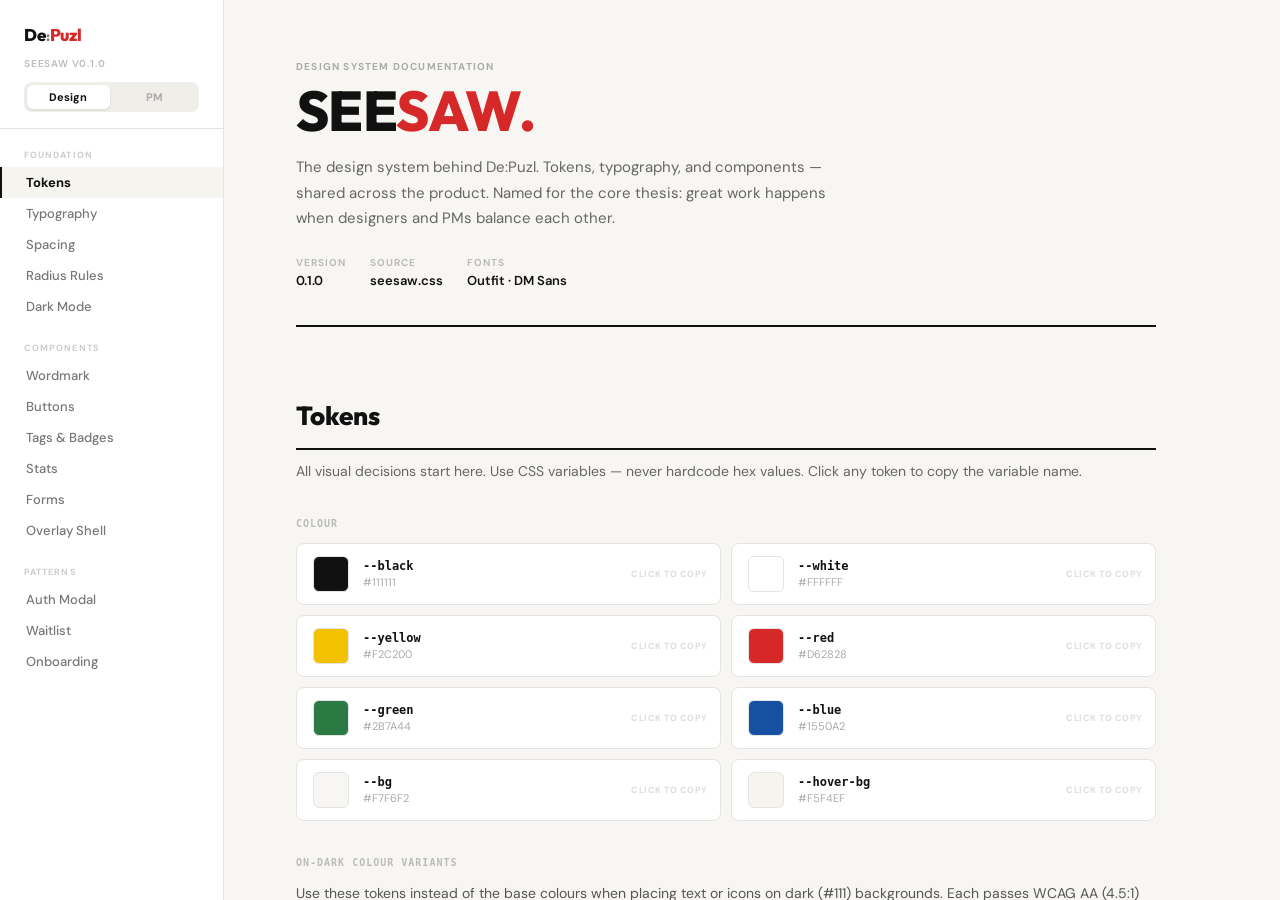
<file: seesaw-docs.html>
<!DOCTYPE html>
<html lang="en">
<head>
  <meta charset="UTF-8">
  <meta name="viewport" content="width=device-width, initial-scale=1.0">
  <title>Seesaw — Design System</title>
  <link href="https://fonts.googleapis.com/css2?family=Outfit:wght@400;600;700;800&family=DM+Sans:ital,opsz,wght@0,9..40,400;0,9..40,500;0,9..40,600;0,9..40,700&display=swap" rel="stylesheet">
  <style>
    :root {
      --black: #111111;
      --white: #FFFFFF;
      --bg: #F7F6F2;
      --yellow: #F2C200;
      --red: #D62828;
      --green: #2B7A44;
      --blue: #1550A2;
      --red-on-dark: #FF3366;
      --blue-on-dark: #5B9BF5;
      --green-on-dark: #34D399;
      --yellow-on-dark: #F2C200;
      --border: 1px solid #E4E4E4;
      --border-light: 1px solid #EFEFEF;
      --font-display: 'Outfit', sans-serif;
      --font-body: 'DM Sans', sans-serif;
      --font-mono: 'SF Mono', 'Fira Code', monospace;
    }
    * { box-sizing: border-box; margin: 0; padding: 0; }
    html { scroll-behavior: smooth; }
    html, body { height: 100%; overflow: hidden; }
    body { font-family: var(--font-body); background: var(--bg); color: var(--black); }

    /* ── DOCS SHELL ── */
    .docs-layout { display: flex; height: 100vh; overflow: hidden; }

    .docs-sidebar {
      width: 224px;
      flex-shrink: 0;
      height: 100vh;
      overflow-y: auto;
      background: var(--white);
      border-right: var(--border);
      padding: 0 0 40px;
      scrollbar-width: none;
    }
    .docs-sidebar::-webkit-scrollbar { display: none; }

    .docs-sidebar-top {
      position: sticky;
      top: 0;
      background: var(--white);
      border-bottom: var(--border);
      padding: 24px 24px 16px;
      z-index: 1;
    }
    .docs-sidebar-logo {
      font-family: var(--font-display);
      font-weight: 800;
      font-size: 17px;
      margin-bottom: 12px;
    }
    .docs-sidebar-logo .sep { opacity: 0.3; }
    .docs-sidebar-logo .puzl { color: var(--red); }
    .docs-sidebar-version {
      font-size: 10px;
      font-weight: 600;
      letter-spacing: 0.08em;
      text-transform: uppercase;
      color: #BBB;
      margin-bottom: 12px;
    }

    /* PM mode toggle in sidebar */
    .sidebar-mode {
      display: flex;
      gap: 4px;
      background: #F0EEE8;
      border-radius: 8px;
      padding: 3px;
    }
    .sidebar-mode-btn {
      flex: 1;
      padding: 5px 8px;
      font-size: 11px;
      font-weight: 700;
      border: none;
      border-radius: 6px;
      cursor: pointer;
      background: none;
      color: #AAA;
      transition: all 0.15s;
      font-family: var(--font-body);
    }
    .sidebar-mode-btn.active { background: var(--white); color: var(--black); box-shadow: 0 1px 3px rgba(0,0,0,0.1); }

    .docs-nav-section {
      font-size: 9px;
      font-weight: 700;
      letter-spacing: 0.12em;
      text-transform: uppercase;
      color: #CCC;
      padding: 20px 24px 6px;
    }
    .docs-nav-link {
      display: block;
      padding: 7px 24px;
      font-size: 13px;
      font-weight: 500;
      color: #777;
      text-decoration: none;
      transition: color 0.12s, background 0.12s;
      border-left: 2px solid transparent;
      cursor: pointer;
    }
    .docs-nav-link:hover { color: var(--black); background: #F5F4EF; }
    .docs-nav-link.active { color: var(--black); font-weight: 700; border-left-color: var(--black); background: #F5F4EF; }

    .docs-main {
      flex: 1;
      min-width: 0;
      height: 100vh;
      overflow-y: auto;
      padding: 60px 72px 100px;
      scroll-behavior: smooth;
    }
    .docs-main-inner { max-width: 860px; }

    /* ── SECTION ── */
    .ds-section { margin-bottom: 88px; }
    .ds-section-header { display: flex; align-items: flex-start; justify-content: space-between; gap: 24px; margin-bottom: 32px; }
    .ds-section-label { font-size: 10px; font-weight: 600; text-transform: uppercase; letter-spacing: 0.12em; color: #AAA; margin-bottom: 6px; }
    .ds-section-desc { font-size: 14px; color: #666; line-height: 1.6; margin-top: 10px; max-width: 560px; }
    .ds-sub-label { font-size: 10px; font-weight: 600; text-transform: uppercase; letter-spacing: 0.1em; color: #BBB; margin-bottom: 14px; }
    .ds-section-title {
      font-family: var(--font-display);
      font-weight: 800;
      font-size: 26px;
      margin-bottom: 6px;
      padding-bottom: 16px;
      border-bottom: 2px solid var(--black);
    }
    .ds-section-sub {
      font-size: 14px;
      color: #666;
      margin-bottom: 36px;
      margin-top: 10px;
      line-height: 1.6;
    }
    .docs-dark-toggle {
      flex-shrink: 0;
      font-family: var(--font-display);
      font-size: 12px;
      font-weight: 700;
      letter-spacing: 0.06em;
      text-transform: uppercase;
      padding: 10px 20px;
      border-radius: 8px;
      border: 1px solid #E4E4E4;
      background: var(--white);
      color: var(--black);
      cursor: pointer;
      transition: background 0.15s, border-color 0.15s;
      margin-top: 4px;
    }
    .docs-dark-toggle:hover { background: #F5F4EF; border-color: #AAA; }

    /* ── DOCS DARK MODE ── */
    body.docs-dark { background: #111; color: #F0EFE9; }
    body.docs-dark .docs-sidebar { background: #161616; border-right-color: #2C2C2C; }
    body.docs-dark .docs-nav-link { color: #555; border-left-color: transparent; }
    body.docs-dark .docs-nav-link:hover { color: #F0EFE9; background: #222; }
    body.docs-dark .docs-nav-link.active { color: #F0EFE9; background: #222; border-left-color: #F0EFE9; }
    body.docs-dark .docs-nav-section { color: #333; }
    body.docs-dark .docs-main { background: #111; }
    body.docs-dark .ds-section-title { border-bottom-color: #F0EFE9; color: #F0EFE9; }
    body.docs-dark .ds-section-sub, body.docs-dark .ds-section-desc { color: #666; }
    body.docs-dark .ds-code-wrap { background: #161616; border-color: #2C2C2C; }
    body.docs-dark .ds-code { color: #C8C4BC; }
    body.docs-dark .copy-btn { background: #222; color: #666; }
    body.docs-dark .copy-btn:hover { background: #2C2C2C; color: #F0EFE9; }
    body.docs-dark .docs-dark-toggle { background: #1A1A1A; border-color: #2C2C2C; color: #F0EFE9; }
    body.docs-dark .docs-dark-toggle:hover { background: #222; }
    body.docs-dark table tr { border-bottom-color: #2C2C2C !important; }
    body.docs-dark table th { color: #555 !important; }
    .ds-subsection { margin-bottom: 36px; }
    .ds-subsection-title {
      font-family: var(--font-mono);
      font-size: 10px;
      font-weight: 600;
      letter-spacing: 0.1em;
      text-transform: uppercase;
      color: #BBB;
      margin-bottom: 14px;
    }

    /* ── PREVIEW CARD ── */
    .ds-preview {
      background: var(--white);
      border: var(--border);
      border-radius: 12px;
      overflow: hidden;
      margin-bottom: 12px;
      position: relative;
    }
    .ds-preview-canvas {
      padding: 40px;
      display: flex;
      align-items: center;
      flex-wrap: wrap;
      gap: 16px;
      min-height: 100px;
    }
    .ds-preview-canvas.dark { background: var(--black); }
    .ds-preview-canvas.offwhite { background: #F0EFEB; }
    .ds-preview-canvas.grid { display: grid; grid-template-columns: repeat(auto-fill, minmax(160px, 1fr)); gap: 16px; }
    .ds-preview-canvas.stack { flex-direction: column; align-items: flex-start; }
    .ds-preview-canvas.center { justify-content: center; }

    /* ── CODE BLOCK ── */
    .ds-code-wrap { position: relative; border-top: var(--border); }
    .ds-code {
      background: #FAFAF8;
      padding: 16px 20px;
      padding-right: 80px;
      font-family: var(--font-mono);
      font-size: 12px;
      color: #555;
      line-height: 1.8;
      overflow-x: auto;
    }
    .ds-code .tag { color: #D62828; }
    .ds-code .attr { color: #1550A2; }
    .ds-code .val { color: #2B7A44; }

    /* ── COPY BUTTON ── */
    .copy-btn {
      position: absolute;
      top: 10px;
      right: 12px;
      font-family: var(--font-body);
      font-size: 10px;
      font-weight: 700;
      letter-spacing: 0.04em;
      background: var(--white);
      border: var(--border);
      color: #AAA;
      padding: 4px 10px;
      border-radius: 6px;
      cursor: pointer;
      transition: all 0.12s;
    }
    .copy-btn:hover { color: var(--black); border-color: #BBB; }
    .copy-btn.copied { color: var(--green); border-color: var(--green); background: #F0F9F4; }

    /* ── TOKEN TABLE ── */
    .token-grid { display: grid; grid-template-columns: 1fr 1fr; gap: 10px; }
    .token-row {
      display: flex;
      align-items: center;
      gap: 14px;
      padding: 12px 16px;
      background: var(--white);
      border: var(--border);
      border-radius: 8px;
      cursor: pointer;
      transition: border-color 0.12s;
      position: relative;
    }
    .token-row:hover { border-color: #BBB; }
    .token-swatch { width: 36px; height: 36px; border-radius: 6px; flex-shrink: 0; border: var(--border); }
    .token-name { font-family: var(--font-mono); font-size: 12px; font-weight: 600; color: var(--black); }
    .token-value { font-size: 11px; color: #AAA; margin-top: 2px; }
    .token-copy-hint {
      position: absolute;
      right: 12px;
      top: 50%;
      transform: translateY(-50%);
      font-size: 9px;
      font-weight: 700;
      letter-spacing: 0.06em;
      text-transform: uppercase;
      color: #DDD;
      transition: color 0.12s;
    }
    .token-row:hover .token-copy-hint { color: #BBB; }

    /* ── TYPOGRAPHY DEMO ── */
    .type-row { display: flex; align-items: baseline; gap: 24px; padding: 20px 0; border-bottom: var(--border-light); }
    .type-row:last-child { border-bottom: none; }
    .type-meta { width: 160px; flex-shrink: 0; }
    .type-label { font-family: var(--font-mono); font-size: 11px; color: var(--red); font-weight: 600; }
    .type-spec { font-size: 11px; color: #AAA; margin-top: 3px; line-height: 1.5; }

    /* ── SPACING ── */
    .spacing-row { display: flex; align-items: center; gap: 16px; margin-bottom: 12px; }
    .spacing-bar { background: var(--yellow); height: 20px; border-radius: 3px; flex-shrink: 0; }
    .spacing-label { font-family: var(--font-mono); font-size: 12px; font-weight: 700; color: var(--black); width: 40px; }
    .spacing-px { font-size: 12px; color: #888; }

    /* ── RADIUS GUIDE TABLE ── */
    .radius-table { width: 100%; border-collapse: collapse; background: var(--white); border: var(--border); border-radius: 12px; overflow: hidden; }
    .radius-table th { font-size: 9px; font-weight: 700; letter-spacing: 0.1em; text-transform: uppercase; color: #AAA; padding: 12px 20px; text-align: left; border-bottom: var(--border); background: #FAFAF8; }
    .radius-table td { padding: 14px 20px; border-bottom: var(--border-light); font-size: 13px; vertical-align: middle; }
    .radius-table tr:last-child td { border-bottom: none; }
    .radius-table tr:hover td { background: #FAFAF8; }
    .radius-val { font-family: var(--font-mono); font-weight: 700; font-size: 13px; color: var(--black); }
    .radius-demo {
      display: inline-flex;
      align-items: center;
      justify-content: center;
      width: 40px;
      height: 28px;
      background: var(--black);
      color: transparent;
      font-size: 0;
    }
    .radius-context { font-size: 13px; color: #555; }
    .radius-classes { font-family: var(--font-mono); font-size: 11px; color: var(--blue); }

    /* ── PM MODE ── */
    .mode-toggle { display: flex; gap: 8px; align-items: center; margin-bottom: 16px; }
    .mode-btn { padding: 6px 14px; font-size: 12px; font-weight: 600; border: var(--border); background: var(--white); border-radius: 6px; cursor: pointer; transition: all 0.12s; font-family: var(--font-body); }
    .mode-btn.active { background: var(--black); color: var(--white); border-color: var(--black); }

    /* ── PAGE HEADER ── */
    .docs-page-header {
      margin-bottom: 72px;
      padding-bottom: 36px;
      border-bottom: 2px solid var(--black);
    }
    .docs-page-eyebrow {
      font-size: 10px;
      font-weight: 700;
      letter-spacing: 0.12em;
      text-transform: uppercase;
      color: #AAA;
      margin-bottom: 12px;
    }
    .docs-page-title {
      font-family: var(--font-display);
      font-weight: 800;
      font-size: 56px;
      line-height: 0.93;
      margin-bottom: 18px;
      letter-spacing: -0.01em;
    }
    .docs-page-title span { color: var(--red); }
    .docs-page-desc {
      font-size: 15px;
      color: #666;
      line-height: 1.7;
      max-width: 540px;
    }
    .docs-page-meta {
      display: flex;
      gap: 24px;
      margin-top: 24px;
    }
    .docs-page-meta-item { display: flex; flex-direction: column; gap: 3px; }
    .docs-page-meta-label { font-size: 10px; font-weight: 700; letter-spacing: 0.1em; text-transform: uppercase; color: #BBB; }
    .docs-page-meta-val { font-size: 13px; font-weight: 600; color: var(--black); }

    /* ── WORDMARK ── */
    .wm-de { color: var(--black); }
    .wm-sep { color: var(--black); opacity: 0.55; font-size: 0.82em; }
    .wm-puzl { color: var(--red); }

    /* ── ALL SEESAW COMPONENTS (self-contained, no seesaw.css import) ── */
    .ss-btn { display:inline-flex;align-items:center;justify-content:center;gap:8px;background:var(--black);color:var(--white);border:none;padding:15px 32px;font-family:var(--font-display);font-size:13px;font-weight:700;letter-spacing:0.1em;text-transform:uppercase;cursor:pointer;transition:background 0.15s;border-radius:8px; }
    .ss-btn:hover { background: var(--red); }
    .ss-btn--full { width: 100%; }
    .ss-btn--outline { background:var(--white);color:var(--black);border:var(--border);font-family:var(--font-body);font-size:14px;font-weight:600;letter-spacing:0.01em;text-transform:none; }
    .ss-btn--outline:hover { background:#F5F4EF;border-color:#AAA; }
    .ss-btn--ghost { background:none;color:#AAA;border:none;font-family:var(--font-body);font-size:11px;font-weight:500;text-decoration:underline;padding:0;letter-spacing:0;text-transform:none;cursor:pointer;transition:color 0.15s; }
    .ss-btn--ghost:hover { color:var(--black); }
    .ss-eyebrow { font-size:10px;font-weight:600;text-transform:uppercase;letter-spacing:0.12em;color:#AAA;line-height:1; }
    .ss-display { font-family:var(--font-display);font-weight:800;line-height:0.95;color:var(--black); }
    .ss-display .accent { color: var(--red); }
    #mode-accent { color: var(--red-on-dark); }
    .ss-heading { font-family:var(--font-display);font-weight:800;line-height:1.05;color:var(--black); }
    .ss-body-muted { font-size:14px;color:#555;line-height:1.6; }
    .ss-badge { display:inline-block;font-size:11px;font-weight:600;padding:5px 12px;letter-spacing:0.07em;text-transform:uppercase;width:fit-content;border-radius:4px; }
    .ss-badge--blue { background:var(--blue);color:var(--white); }
    .ss-badge--yellow { background:var(--yellow);color:var(--black); }
    .ss-badge--black { background:var(--black);color:var(--white); }
    .ss-tag { font-size:10px;font-weight:700;text-transform:uppercase;letter-spacing:0.08em;padding:3px 9px;background:var(--yellow);color:var(--black);border-radius:4px; }
    .ss-tag--easy { background:#D4F0DC;color:var(--green); }
    .ss-tag--medium { background:#FEF3CC;color:#8A6500; }
    .ss-tag--hard { background:#FCDCDC;color:var(--red); }
    .ss-stat { border:var(--border);padding:16px 20px;background:var(--white);border-radius:6px; }
    .ss-stat__num { font-family:var(--font-display);font-weight:800;font-size:40px;line-height:1; }
    .ss-stat__label { font-size:11px;text-transform:uppercase;letter-spacing:0.07em;margin-top:4px;color:#888;font-weight:600; }
    .ss-input { width:100%;border:var(--border);padding:12px 14px;font-family:var(--font-body);font-size:15px;background:var(--white);color:var(--black);outline:none;transition:border-color 0.15s;border-radius:6px;appearance:none; }
    .ss-input:focus { border-color:var(--black);outline:2px solid rgba(17,17,17,0.08);outline-offset:0; }
    .ss-select { width:100%;border:var(--border);padding:12px 36px 12px 14px;font-family:var(--font-body);font-size:15px;background:var(--white);color:var(--black);outline:none;transition:border-color 0.15s;border-radius:6px;appearance:none;background-image:url("data:image/svg+xml,%3Csvg xmlns='http://www.w3.org/2000/svg' width='12' height='8' viewBox='0 0 12 8'%3E%3Cpath d='M1 1l5 5 5-5' stroke='%231A1A1A' stroke-width='1.5' fill='none'/%3E%3C/svg%3E");background-repeat:no-repeat;background-position:right 14px center;cursor:pointer; }
    .ss-select:focus { border-color:var(--black);outline:2px solid rgba(17,17,17,0.08);outline-offset:0; }
    .ss-label { font-size:10px;font-weight:600;text-transform:uppercase;letter-spacing:0.08em;color:#888;display:block;margin-bottom:7px; }
    .ss-error { font-size:12px;font-weight:600;color:var(--red);padding:10px 12px;border-left:3px solid var(--red);background:rgba(214,40,40,0.05);margin-bottom:14px; }
    .ss-divider { display:flex;align-items:center;gap:14px;margin:20px 0;color:#CCC;font-size:10px;font-weight:700;letter-spacing:0.1em;text-transform:uppercase; }
    .ss-divider::before,.ss-divider::after { content:'';flex:1;height:1px;background:#E4E4E4; }
    .ss-wordmark { font-family:var(--font-display);font-weight:800;letter-spacing:-0.01em;line-height:1; }
    .ss-wordmark--on-dark .wm-de { color:var(--white); }
    .ss-wordmark--on-dark .wm-sep { color:var(--white);opacity:0.75; }
    .ss-wordmark--on-dark .wm-puzl { color:var(--white); }

    /* Auth */
    .login-box { background:var(--white);width:100%;max-width:400px;position:relative;border-radius:24px;padding:48px 36px 36px;box-shadow:0 24px 60px rgba(0,0,0,0.18); }
    .auth-heading { font-family:var(--font-display);font-weight:800;font-size:26px;text-align:center;color:var(--black);margin-bottom:28px;line-height:1.2; }
    .login-input { width:100%;border:1.5px solid #E0DDD4;padding:13px 16px;font-family:var(--font-body);font-size:15px;background:var(--white);color:var(--black);outline:none;transition:border-color 0.15s;border-radius:12px;appearance:none;box-sizing:border-box; }
    .login-input:focus { border-color:var(--black);outline:2px solid rgba(17,17,17,0.07);outline-offset:0; }
    .btn-login { width:100%;background:var(--black);color:var(--white);border:none;padding:15px;font-family:var(--font-display);font-size:14px;font-weight:700;letter-spacing:0.06em;text-transform:uppercase;cursor:pointer;transition:background 0.15s;margin-top:8px;border-radius:999px; }
    .btn-login:hover { background:#333; }
    .login-divider { display:flex;align-items:center;gap:14px;margin:18px 0;color:#CCC;font-size:11px;font-weight:600;letter-spacing:0.06em;text-transform:uppercase; }
    .login-divider::before,.login-divider::after { content:'';flex:1;height:1px;background:#EBEBEB; }
    .btn-google-login { width:100%;display:flex;align-items:center;justify-content:center;gap:10px;background:var(--white);color:var(--black);border:1.5px solid #E0DDD4;padding:12px 16px;font-family:var(--font-body);font-size:14px;font-weight:600;cursor:pointer;transition:background 0.15s,border-color 0.15s;border-radius:999px;letter-spacing:0.01em; }
    .btn-google-login:hover { background:#F8F7F4;border-color:#AAA; }

    /* Waitlist */
    .waitlist-box { position:relative;background:var(--white);border:var(--border);padding:40px;width:100%;max-width:380px;border-radius:16px;overflow:hidden; }
    .waitlist-title { font-family:var(--font-display);font-weight:800;font-size:40px;line-height:0.95;margin-bottom:12px;color:var(--black); }
    .waitlist-title span { color:var(--red); }
    .waitlist-desc { font-size:15px;color:#555;line-height:1.6;margin-bottom:24px; }
    .btn-waitlist { width:100%;background:var(--black);color:var(--white);border:none;padding:16px;font-family:var(--font-display);font-size:14px;font-weight:700;letter-spacing:0.08em;text-transform:uppercase;cursor:pointer;transition:background 0.15s;margin-top:8px;border-radius:999px; }
    .btn-waitlist:hover { background:var(--red); }
    .waitlist-back { font-size:11px;color:#AAA;background:none;border:none;cursor:pointer;text-decoration:underline;margin-top:16px;display:block;width:100%;text-align:center;transition:color 0.15s; }
    .waitlist-back:hover { color:var(--black); }

    /* Overlay shell */
    .ss-overlay-demo { position:relative;background:rgba(0,0,0,0.5);backdrop-filter:blur(4px);border-radius:8px;padding:40px 32px;display:flex;align-items:center;justify-content:center;min-height:200px; }
    .ss-overlay__box { background:var(--white);border:var(--border);width:100%;max-width:400px;position:relative;overflow:hidden;border-radius:12px; }
    .ss-overlay__header { background:var(--black);padding:16px 20px;display:flex;align-items:center;justify-content:space-between; }
    .ss-overlay__header-title { font-family:var(--font-display);font-weight:800;font-size:14px;color:var(--white);letter-spacing:0.04em;text-transform:uppercase; }
    .ss-overlay__close { background:none;border:none;color:#555;font-size:20px;cursor:pointer;line-height:1;padding:2px 6px;transition:color 0.15s; }
    .ss-overlay__close:hover { color:#AAA; }
    .ss-overlay__body { padding:28px 24px 24px; }
    .ss-overlay__footer { font-size:11px;color:#AAA;margin-top:16px;padding-top:16px;border-top:var(--border-light);text-align:center;line-height:1.6; }

    /* Onboarding */
    .onb-tile { display:flex;align-items:center;gap:12px;padding:14px 18px;border:1.5px solid #E0DDD4;border-radius:14px;background:var(--white);cursor:pointer;font-family:var(--font-body);font-size:15px;font-weight:600;color:var(--black);text-align:left;transition:border-color 0.15s,background 0.15s;margin-bottom:10px; }
    .onb-tile:hover { border-color:#BBB; }
    .onb-tile.selected { border-color:var(--black);background:#F7F6F2; }
    .onb-chip { padding:8px 16px;border:1.5px solid #E0DDD4;border-radius:999px;background:var(--white);cursor:pointer;font-family:var(--font-body);font-size:13px;font-weight:500;color:var(--black);transition:border-color 0.15s,background 0.15s;display:inline-block;margin:4px; }
    .onb-chip:hover { border-color:#BBB; }
    .onb-chip.selected { border-color:var(--black);background:#F7F6F2;font-weight:700; }

    /* ── TOAST ── */
    .toast {
      position: fixed;
      bottom: 32px;
      left: 50%;
      transform: translateX(-50%) translateY(20px);
      background: var(--black);
      color: var(--white);
      font-family: var(--font-body);
      font-size: 12px;
      font-weight: 600;
      padding: 10px 20px;
      border-radius: 999px;
      opacity: 0;
      pointer-events: none;
      transition: opacity 0.2s, transform 0.2s;
      z-index: 9999;
      white-space: nowrap;
    }
    .toast.show {
      opacity: 1;
      transform: translateX(-50%) translateY(0);
    }

    /* ── INLINE CODE ── */
    code { font-family: var(--font-mono); font-size: 12px; background: #EEECEA; padding: 2px 6px; border-radius: 4px; color: var(--black); }

    /* ── USAGE RULE BOX ── */
    .rule-box {
      background: #FFFBEA;
      border: 1px solid #F2E07A;
      border-radius: 8px;
      padding: 14px 18px;
      font-size: 13px;
      color: #6B5000;
      line-height: 1.6;
      margin-bottom: 16px;
    }
    .rule-box strong { font-weight: 700; color: var(--black); }

  </style>
</head>
<body>

<div class="docs-layout">

  <!-- Sidebar -->
  <nav class="docs-sidebar">
    <div class="docs-sidebar-top">
      <div class="docs-sidebar-logo">
        <span class="ss-wordmark">
          <span class="wm-de">De</span><span class="wm-sep">:</span><span class="wm-puzl">Puzl</span>
        </span>
      </div>
      <div class="docs-sidebar-version">Seesaw v0.1.0</div>
      <div class="sidebar-mode">
        <button class="sidebar-mode-btn active" onclick="setGlobalMode('design', this)">Design</button>
        <button class="sidebar-mode-btn" onclick="setGlobalMode('pm', this)">PM</button>
      </div>
    </div>

    <div class="docs-nav-section">Foundation</div>
    <a class="docs-nav-link active" onclick="scrollTo('tokens')">Tokens</a>
    <a class="docs-nav-link" onclick="scrollTo('typography')">Typography</a>
    <a class="docs-nav-link" onclick="scrollTo('spacing')">Spacing</a>
    <a class="docs-nav-link" onclick="scrollTo('radius')">Radius Rules</a>
    <a class="docs-nav-link" onclick="scrollTo('darkmode')">Dark Mode</a>

    <div class="docs-nav-section">Components</div>
    <a class="docs-nav-link" onclick="scrollTo('wordmark')">Wordmark</a>
    <a class="docs-nav-link" onclick="scrollTo('buttons')">Buttons</a>
    <a class="docs-nav-link" onclick="scrollTo('tags')">Tags & Badges</a>
    <a class="docs-nav-link" onclick="scrollTo('stats')">Stats</a>
    <a class="docs-nav-link" onclick="scrollTo('forms')">Forms</a>
    <a class="docs-nav-link" onclick="scrollTo('overlay')">Overlay Shell</a>

    <div class="docs-nav-section">Patterns</div>
    <a class="docs-nav-link" onclick="scrollTo('auth')">Auth Modal</a>
    <a class="docs-nav-link" onclick="scrollTo('waitlist')">Waitlist</a>
    <a class="docs-nav-link" onclick="scrollTo('onboarding')">Onboarding</a>
  </nav>

  <!-- Main -->
  <main class="docs-main" id="docs-main">
    <div class="docs-main-inner">

    <!-- Page header -->
    <div class="docs-page-header">
      <div class="docs-page-eyebrow">Design System Documentation</div>
      <div class="docs-page-title">SEE<span>SAW.</span></div>
      <p class="docs-page-desc">The design system behind De:Puzl. Tokens, typography, and components — shared across the product. Named for the core thesis: great work happens when designers and PMs balance each other.</p>
      <div class="docs-page-meta">
        <div class="docs-page-meta-item">
          <span class="docs-page-meta-label">Version</span>
          <span class="docs-page-meta-val">0.1.0</span>
        </div>
        <div class="docs-page-meta-item">
          <span class="docs-page-meta-label">Source</span>
          <span class="docs-page-meta-val">seesaw.css</span>
        </div>
        <div class="docs-page-meta-item">
          <span class="docs-page-meta-label">Fonts</span>
          <span class="docs-page-meta-val">Outfit · DM Sans</span>
        </div>
      </div>
    </div>

    <!-- 1. TOKENS -->
    <section class="ds-section" id="tokens">
      <div class="ds-section-title">Tokens</div>
      <p class="ds-section-sub">All visual decisions start here. Use CSS variables — never hardcode hex values. Click any token to copy the variable name.</p>

      <div class="ds-subsection">
        <div class="ds-subsection-title">Colour</div>
        <div class="token-grid">
          <div class="token-row" onclick="copyText('--black', this)"><div class="token-swatch" style="background:#111111"></div><div><div class="token-name">--black</div><div class="token-value">#111111</div></div><span class="token-copy-hint">click to copy</span></div>
          <div class="token-row" onclick="copyText('--white', this)"><div class="token-swatch" style="background:#FFFFFF"></div><div><div class="token-name">--white</div><div class="token-value">#FFFFFF</div></div><span class="token-copy-hint">click to copy</span></div>
          <div class="token-row" onclick="copyText('--yellow', this)"><div class="token-swatch" style="background:#F2C200"></div><div><div class="token-name">--yellow</div><div class="token-value">#F2C200</div></div><span class="token-copy-hint">click to copy</span></div>
          <div class="token-row" onclick="copyText('--red', this)"><div class="token-swatch" style="background:#D62828"></div><div><div class="token-name">--red</div><div class="token-value">#D62828</div></div><span class="token-copy-hint">click to copy</span></div>
          <div class="token-row" onclick="copyText('--green', this)"><div class="token-swatch" style="background:#2B7A44"></div><div><div class="token-name">--green</div><div class="token-value">#2B7A44</div></div><span class="token-copy-hint">click to copy</span></div>
          <div class="token-row" onclick="copyText('--blue', this)"><div class="token-swatch" style="background:#1550A2"></div><div><div class="token-name">--blue</div><div class="token-value">#1550A2</div></div><span class="token-copy-hint">click to copy</span></div>
          <div class="token-row" onclick="copyText('--bg', this)"><div class="token-swatch" style="background:#F7F6F2;border:var(--border)"></div><div><div class="token-name">--bg</div><div class="token-value">#F7F6F2</div></div><span class="token-copy-hint">click to copy</span></div>
          <div class="token-row" onclick="copyText('--hover-bg', this)"><div class="token-swatch" style="background:#F5F4EF;border:var(--border)"></div><div><div class="token-name">--hover-bg</div><div class="token-value">#F5F4EF</div></div><span class="token-copy-hint">click to copy</span></div>
        </div>
      </div>

      <div class="ds-subsection">
        <div class="ds-subsection-title">On-Dark Colour Variants</div>
        <p class="ss-body-muted" style="margin:0 0 12px">Use these tokens instead of the base colours when placing text or icons on dark (#111) backgrounds. Each passes WCAG AA (4.5:1) on <code>#111111</code>.</p>
        <div class="token-grid">
          <div class="token-row" onclick="copyText('var(--yellow-on-dark)', this)" style="background:#111;border-radius:8px"><div class="token-swatch" style="background:#F2C200"></div><div><div class="token-name" style="color:#fff">--yellow-on-dark</div><div class="token-value" style="color:#aaa">#F2C200 · 11.23:1</div></div><span class="token-copy-hint" style="color:#666">click to copy</span></div>
          <div class="token-row" onclick="copyText('var(--red-on-dark)', this)" style="background:#111;border-radius:8px"><div class="token-swatch" style="background:#FF3366"></div><div><div class="token-name" style="color:#fff">--red-on-dark</div><div class="token-value" style="color:#aaa">#FF3366 · 4.72:1</div></div><span class="token-copy-hint" style="color:#666">click to copy</span></div>
          <div class="token-row" onclick="copyText('var(--green-on-dark)', this)" style="background:#111;border-radius:8px"><div class="token-swatch" style="background:#34D399"></div><div><div class="token-name" style="color:#fff">--green-on-dark</div><div class="token-value" style="color:#aaa">#34D399 · 9.82:1</div></div><span class="token-copy-hint" style="color:#666">click to copy</span></div>
          <div class="token-row" onclick="copyText('var(--blue-on-dark)', this)" style="background:#111;border-radius:8px"><div class="token-swatch" style="background:#5B9BF5"></div><div><div class="token-name" style="color:#fff">--blue-on-dark</div><div class="token-value" style="color:#aaa">#5B9BF5 · 6.70:1</div></div><span class="token-copy-hint" style="color:#666">click to copy</span></div>
        </div>
      </div>

      <div class="ds-subsection">
        <div class="ds-subsection-title">Borders & Shadows</div>
        <div class="token-grid">
          <div class="token-row" onclick="copyText('var(--border)', this)"><div class="token-swatch" style="border:2px solid #E4E4E4;background:white"></div><div><div class="token-name">--border</div><div class="token-value">1px solid #E4E4E4</div></div><span class="token-copy-hint">click to copy</span></div>
          <div class="token-row" onclick="copyText('var(--border-light)', this)"><div class="token-swatch" style="border:2px solid #EFEFEF;background:white"></div><div><div class="token-name">--border-light</div><div class="token-value">1px solid #EFEFEF</div></div><span class="token-copy-hint">click to copy</span></div>
          <div class="token-row" onclick="copyText('var(--shadow)', this)"><div class="token-swatch" style="background:white;box-shadow:0 1px 3px rgba(0,0,0,0.07)"></div><div><div class="token-name">--shadow</div><div class="token-value">0 1px 3px rgba(0,0,0,0.07)</div></div><span class="token-copy-hint">click to copy</span></div>
          <div class="token-row" onclick="copyText('var(--shadow-lg)', this)"><div class="token-swatch" style="background:white;box-shadow:0 4px 16px rgba(0,0,0,0.08)"></div><div><div class="token-name">--shadow-lg</div><div class="token-value">0 4px 16px rgba(0,0,0,0.08)</div></div><span class="token-copy-hint">click to copy</span></div>
        </div>
      </div>

      <div class="ds-subsection">
        <div class="ds-subsection-title">Typography Tokens</div>
        <div class="token-grid">
          <div class="token-row" onclick="copyText('var(--font-display)', this)"><div class="token-swatch" style="background:#F5F4EF;border:var(--border);display:flex;align-items:center;justify-content:center;font-family:'Outfit',sans-serif;font-weight:800;font-size:16px">Aa</div><div><div class="token-name">--font-display</div><div class="token-value">Outfit 800</div></div><span class="token-copy-hint">click to copy</span></div>
          <div class="token-row" onclick="copyText('var(--font-body)', this)"><div class="token-swatch" style="background:#F5F4EF;border:var(--border);display:flex;align-items:center;justify-content:center;font-family:'DM Sans',sans-serif;font-weight:500;font-size:16px">Aa</div><div><div class="token-name">--font-body</div><div class="token-value">DM Sans</div></div><span class="token-copy-hint">click to copy</span></div>
        </div>
      </div>
    </section>

    <!-- 2. TYPOGRAPHY -->
    <section class="ds-section" id="typography">
      <div class="ds-section-title">Typography</div>
      <p class="ds-section-sub">Four semantic type patterns. Use class names — don't redefine font stacks inline. Toggle PM mode to see how accent colour shifts.</p>

      <div class="ds-preview">
        <div class="ds-preview-canvas stack" style="padding:40px 48px;gap:0">
          <div class="type-row">
            <div class="type-meta">
              <div class="type-label">.ss-eyebrow</div>
              <div class="type-spec">10px / 600<br>Uppercase · +0.12em</div>
            </div>
            <span class="ss-eyebrow">Your instincts matter</span>
          </div>
          <div class="type-row">
            <div class="type-meta">
              <div class="type-label">.ss-display</div>
              <div class="type-spec">Outfit 800<br>line-height 0.95</div>
            </div>
            <span class="ss-display" id="display-demo" style="font-size:48px">PUSH BACK<br>WITH <span class="accent">PRECISION.</span></span>
          </div>
          <div class="type-row">
            <div class="type-meta">
              <div class="type-label">.ss-heading</div>
              <div class="type-spec">Outfit 800<br>line-height 1.05</div>
            </div>
            <span class="ss-heading" style="font-size:22px">Navigate your perspective</span>
          </div>
          <div class="type-row">
            <div class="type-meta">
              <div class="type-label">.ss-body-muted</div>
              <div class="type-spec">DM Sans 14px<br>#555 · lh 1.6</div>
            </div>
            <span class="ss-body-muted">Real conversations from the design side of the table — pushback, tradeoffs, and tough calls.</span>
          </div>
        </div>
        <div class="ds-code-wrap">
          <button class="copy-btn" onclick="copyCode(this)">Copy</button>
          <div class="ds-code"><span class="tag">&lt;p</span> <span class="attr">class=</span><span class="val">"ss-eyebrow"</span><span class="tag">&gt;</span>Your instincts matter<span class="tag">&lt;/p&gt;</span>
<span class="tag">&lt;h1</span> <span class="attr">class=</span><span class="val">"ss-display"</span><span class="tag">&gt;</span>PUSH BACK WITH <span class="tag">&lt;span</span> <span class="attr">class=</span><span class="val">"accent"</span><span class="tag">&gt;</span>PRECISION.<span class="tag">&lt;/span&gt;&lt;/h1&gt;</span>
<span class="tag">&lt;h2</span> <span class="attr">class=</span><span class="val">"ss-heading"</span><span class="tag">&gt;</span>Navigate your perspective<span class="tag">&lt;/h2&gt;</span>
<span class="tag">&lt;p</span> <span class="attr">class=</span><span class="val">"ss-body-muted"</span><span class="tag">&gt;</span>Body copy…<span class="tag">&lt;/p&gt;</span></div>
        </div>
      </div>

      <div style="margin-top:28px">
        <div class="ds-subsection-title">PM Mode — accent shifts from red → blue</div>
        <div class="mode-toggle">
          <button class="mode-btn active" onclick="setMode('design',this)">Design Mode</button>
          <button class="mode-btn" onclick="setMode('pm',this)">PM Mode</button>
        </div>
        <div class="ds-preview">
          <div class="ds-preview-canvas center" style="background:#111">
            <span class="ss-display" style="font-size:40px;color:white">DATA BEATS <span class="accent" id="mode-accent">OPINIONS.</span></span>
          </div>
        </div>
      </div>
    </section>

    <!-- 3. SPACING -->
    <section class="ds-section" id="spacing">
      <div class="ds-section-title">Spacing</div>
      <p class="ds-section-sub">Consistent spacing scale used across padding, gap, and margin. Base unit is 4px.</p>
      <div style="background:var(--white);border:var(--border);border-radius:12px;padding:32px">
        <div class="spacing-row"><div class="spacing-label">4</div><div class="spacing-bar" style="width:4px"></div><div class="spacing-px">xs — icon gaps, tight rows</div></div>
        <div class="spacing-row"><div class="spacing-label">8</div><div class="spacing-bar" style="width:8px"></div><div class="spacing-px">sm — button padding, small gaps</div></div>
        <div class="spacing-row"><div class="spacing-label">12</div><div class="spacing-bar" style="width:12px"></div><div class="spacing-px">md — form field spacing</div></div>
        <div class="spacing-row"><div class="spacing-label">16</div><div class="spacing-bar" style="width:16px"></div><div class="spacing-px">lg — card gaps, section padding</div></div>
        <div class="spacing-row"><div class="spacing-label">24</div><div class="spacing-bar" style="width:24px"></div><div class="spacing-px">xl — card inner padding</div></div>
        <div class="spacing-row"><div class="spacing-label">32</div><div class="spacing-bar" style="width:32px"></div><div class="spacing-px">2xl — overlay body padding</div></div>
        <div class="spacing-row"><div class="spacing-label">48</div><div class="spacing-bar" style="width:48px"></div><div class="spacing-px">3xl — overlay/waitlist box padding</div></div>
        <div class="spacing-row"><div class="spacing-label">64</div><div class="spacing-bar" style="width:64px"></div><div class="spacing-px">4xl — dashboard body padding</div></div>
      </div>
    </section>

    <!-- 4. RADIUS RULES -->
    <section class="ds-section" id="radius">
      <div class="ds-section-title">Radius Rules</div>
      <p class="ds-section-sub">Border radius is not decorative — it signals the type of element. Don't mix contexts. These rules are intentional.</p>

      <div class="rule-box">
        <strong>Rule:</strong> Primary CTA buttons in overlays, modals, and results always use <code>border-radius: 999px</code> (pill). All other buttons — nav, hero, quiz header, dashboard actions — use <code>border-radius: 8px</code>. No sharp corners anywhere in the system.
      </div>

      <table class="radius-table">
        <thead>
          <tr>
            <th>Value</th>
            <th>Demo</th>
            <th>Context</th>
            <th>Classes / Notes</th>
          </tr>
        </thead>
        <tbody>
          <tr>
            <td><span class="radius-val">4px</span></td>
            <td><div class="radius-demo" style="border-radius:4px;background:var(--black);width:72px;height:32px"></div></td>
            <td class="radius-context">Tags, badges</td>
            <td class="radius-classes">.ss-tag, .ss-badge</td>
          </tr>
          <tr>
            <td><span class="radius-val">6px</span></td>
            <td><div class="radius-demo" style="border-radius:6px;background:var(--black);width:72px;height:32px"></div></td>
            <td class="radius-context">Form inputs, selects, stat boxes, error messages</td>
            <td class="radius-classes">.ss-input, .ss-select, .ss-stat, .ss-error</td>
          </tr>
          <tr>
            <td><span class="radius-val">8px</span></td>
            <td><div class="radius-demo" style="border-radius:8px;background:var(--black);width:72px;height:32px"></div></td>
            <td class="radius-context">All .ss-btn variants, nav buttons, quiz header, dashboard actions, dropdowns</td>
            <td class="radius-classes">.ss-btn (default), applied inline for other contexts</td>
          </tr>
          <tr>
            <td><span class="radius-val">12px</span></td>
            <td><div class="radius-demo" style="border-radius:12px;background:var(--black);width:72px;height:32px"></div></td>
            <td class="radius-context">Preview cards, collection cards, scenario cards, dashboard panels</td>
            <td class="radius-classes">.ds-preview, .coll-card, .login-box ancestor wrappers</td>
          </tr>
          <tr>
            <td><span class="radius-val">14px</span></td>
            <td><div class="radius-demo" style="border-radius:14px;background:var(--black);width:72px;height:32px"></div></td>
            <td class="radius-context">Onboarding role tiles</td>
            <td class="radius-classes">.onb-tile</td>
          </tr>
          <tr>
            <td><span class="radius-val">16px</span></td>
            <td><div class="radius-demo" style="border-radius:16px;background:var(--black);width:72px;height:32px"></div></td>
            <td class="radius-context">Waitlist box, new overlay boxes (use over .paywall-box)</td>
            <td class="radius-classes">.waitlist-box</td>
          </tr>
          <tr>
            <td><span class="radius-val">24px</span></td>
            <td><div class="radius-demo" style="border-radius:24px;background:var(--black);width:72px;height:32px"></div></td>
            <td class="radius-context">Auth login box, onboarding modal box</td>
            <td class="radius-classes">.login-box, .onboarding-box</td>
          </tr>
          <tr>
            <td><span class="radius-val">999px</span></td>
            <td><div class="radius-demo" style="border-radius:999px;background:var(--black);width:72px;height:32px"></div></td>
            <td class="radius-context">Primary CTA buttons in overlays, modals, results. Google sign-in. Onboarding chips.</td>
            <td class="radius-classes">.btn-login, .btn-waitlist, .btn-google-login, .onb-chip</td>
          </tr>
        </tbody>
      </table>
    </section>

    <!-- 5. WORDMARK -->
    <section class="ds-section" id="wordmark">
      <div class="ds-section-title">Wordmark</div>
      <p class="ds-section-sub">The canonical De:Puzl logotype. Always use the <code>.ss-wordmark</code> class — never recreate it with custom styles.</p>

      <div class="ds-subsection">
        <div class="ds-subsection-title">On light</div>
        <div class="ds-preview">
          <div class="ds-preview-canvas center" style="gap:48px">
            <span class="ss-wordmark" style="font-size:28px"><span class="wm-de">De</span><span class="wm-sep">:</span><span class="wm-puzl">Puzl</span></span>
            <span class="ss-wordmark" style="font-size:20px"><span class="wm-de">De</span><span class="wm-sep">:</span><span class="wm-puzl">Puzl</span></span>
            <span class="ss-wordmark" style="font-size:14px"><span class="wm-de">De</span><span class="wm-sep">:</span><span class="wm-puzl">Puzl</span></span>
          </div>
          <div class="ds-code-wrap">
            <button class="copy-btn" onclick="copyCode(this)">Copy</button>
            <div class="ds-code"><span class="tag">&lt;span</span> <span class="attr">class=</span><span class="val">"ss-wordmark"</span> <span class="attr">style=</span><span class="val">"font-size:28px"</span><span class="tag">&gt;</span>
  <span class="tag">&lt;span</span> <span class="attr">class=</span><span class="val">"wm-de"</span><span class="tag">&gt;</span>De<span class="tag">&lt;/span&gt;</span><span class="tag">&lt;span</span> <span class="attr">class=</span><span class="val">"wm-sep"</span><span class="tag">&gt;</span>:<span class="tag">&lt;/span&gt;</span><span class="tag">&lt;span</span> <span class="attr">class=</span><span class="val">"wm-puzl"</span><span class="tag">&gt;</span>Puzl<span class="tag">&lt;/span&gt;</span>
<span class="tag">&lt;/span&gt;</span></div>
          </div>
        </div>
      </div>

      <div class="ds-subsection">
        <div class="ds-subsection-title">On dark — adds .ss-wordmark--on-dark</div>
        <div class="ds-preview">
          <div class="ds-preview-canvas dark center" style="gap:48px">
            <span class="ss-wordmark ss-wordmark--on-dark" style="font-size:28px"><span class="wm-de">De</span><span class="wm-sep">:</span><span class="wm-puzl">Puzl</span></span>
            <span class="ss-wordmark ss-wordmark--on-dark" style="font-size:20px"><span class="wm-de">De</span><span class="wm-sep">:</span><span class="wm-puzl">Puzl</span></span>
          </div>
          <div class="ds-code-wrap">
            <button class="copy-btn" onclick="copyCode(this)">Copy</button>
            <div class="ds-code"><span class="tag">&lt;span</span> <span class="attr">class=</span><span class="val">"ss-wordmark ss-wordmark--on-dark"</span><span class="tag">&gt;</span>…<span class="tag">&lt;/span&gt;</span></div>
          </div>
        </div>
      </div>
    </section>

    <!-- 6. BUTTONS -->
    <section class="ds-section" id="buttons">
      <div class="ds-section-title">Buttons</div>
      <p class="ds-section-sub">Three base variants. Radius is applied per-context, not baked into the variant — see <a onclick="scrollTo('radius')" style="color:var(--black);font-weight:700;cursor:pointer;text-decoration:underline">Radius Rules</a>.</p>

      <div class="ds-subsection">
        <div class="ds-subsection-title">Primary — .ss-btn</div>
        <div class="ds-preview">
          <div class="ds-preview-canvas">
            <button class="ss-btn">Primary action</button>
            <button class="ss-btn" style="border-radius:999px">Pill variant</button>
            <button class="ss-btn" style="opacity:0.4;cursor:default">Disabled</button>
          </div>
          <div class="ds-code-wrap">
            <button class="copy-btn" onclick="copyCode(this)">Copy</button>
            <div class="ds-code"><span class="tag">&lt;button</span> <span class="attr">class=</span><span class="val">"ss-btn"</span><span class="tag">&gt;</span>Primary action<span class="tag">&lt;/button&gt;</span>
<span class="tag">&lt;button</span> <span class="attr">class=</span><span class="val">"ss-btn"</span> <span class="attr">style=</span><span class="val">"border-radius:999px"</span><span class="tag">&gt;</span>Pill variant<span class="tag">&lt;/button&gt;</span></div>
          </div>
        </div>
      </div>

      <div class="ds-subsection">
        <div class="ds-subsection-title">Outline — .ss-btn--outline</div>
        <div class="ds-preview">
          <div class="ds-preview-canvas">
            <button class="ss-btn ss-btn--outline" style="border-radius:8px">Secondary (8px)</button>
            <button class="ss-btn ss-btn--outline" style="border-radius:999px">Secondary pill</button>
          </div>
          <div class="ds-code-wrap">
            <button class="copy-btn" onclick="copyCode(this)">Copy</button>
            <div class="ds-code"><span class="tag">&lt;button</span> <span class="attr">class=</span><span class="val">"ss-btn ss-btn--outline"</span> <span class="attr">style=</span><span class="val">"border-radius:8px"</span><span class="tag">&gt;</span>Secondary<span class="tag">&lt;/button&gt;</span></div>
          </div>
        </div>
      </div>

      <div class="ds-subsection">
        <div class="ds-subsection-title">Ghost — .ss-btn--ghost</div>
        <div class="ds-preview">
          <div class="ds-preview-canvas">
            <button class="ss-btn ss-btn--ghost">Maybe later</button>
            <button class="ss-btn ss-btn--ghost">Skip this step</button>
          </div>
          <div class="ds-code-wrap">
            <button class="copy-btn" onclick="copyCode(this)">Copy</button>
            <div class="ds-code"><span class="tag">&lt;button</span> <span class="attr">class=</span><span class="val">"ss-btn ss-btn--ghost"</span><span class="tag">&gt;</span>Maybe later<span class="tag">&lt;/button&gt;</span></div>
          </div>
        </div>
      </div>

      <div class="ds-subsection">
        <div class="ds-subsection-title">Auth buttons — .btn-login / .btn-waitlist</div>
        <div class="ds-preview">
          <div class="ds-preview-canvas stack" style="max-width:360px">
            <button class="btn-login" style="margin-top:0">Log in</button>
            <button class="btn-waitlist">JOIN THE WAITLIST →</button>
          </div>
          <div class="ds-code-wrap">
            <button class="copy-btn" onclick="copyCode(this)">Copy</button>
            <div class="ds-code"><span class="tag">&lt;button</span> <span class="attr">class=</span><span class="val">"btn-login"</span><span class="tag">&gt;</span>Log in<span class="tag">&lt;/button&gt;</span>
<span class="tag">&lt;button</span> <span class="attr">class=</span><span class="val">"btn-waitlist"</span><span class="tag">&gt;</span>JOIN THE WAITLIST →<span class="tag">&lt;/button&gt;</span></div>
          </div>
        </div>
      </div>
    </section>

    <!-- 7. TAGS & BADGES -->
    <section class="ds-section" id="tags">
      <div class="ds-section-title">Tags & Badges</div>
      <p class="ds-section-sub">Use tags for category/difficulty labels. Use badges for role, tier, and feature flags.</p>

      <div class="ds-subsection">
        <div class="ds-subsection-title">Difficulty Tags — .ss-tag</div>
        <div class="ds-preview">
          <div class="ds-preview-canvas">
            <span class="ss-tag">Design</span>
            <span class="ss-tag">PM</span>
            <span class="ss-tag ss-tag--easy">Easy</span>
            <span class="ss-tag ss-tag--medium">Medium</span>
            <span class="ss-tag ss-tag--hard">Hard</span>
          </div>
          <div class="ds-code-wrap">
            <button class="copy-btn" onclick="copyCode(this)">Copy</button>
            <div class="ds-code"><span class="tag">&lt;span</span> <span class="attr">class=</span><span class="val">"ss-tag"</span><span class="tag">&gt;</span>Design<span class="tag">&lt;/span&gt;</span>
<span class="tag">&lt;span</span> <span class="attr">class=</span><span class="val">"ss-tag ss-tag--easy"</span><span class="tag">&gt;</span>Easy<span class="tag">&lt;/span&gt;</span>
<span class="tag">&lt;span</span> <span class="attr">class=</span><span class="val">"ss-tag ss-tag--medium"</span><span class="tag">&gt;</span>Medium<span class="tag">&lt;/span&gt;</span>
<span class="tag">&lt;span</span> <span class="attr">class=</span><span class="val">"ss-tag ss-tag--hard"</span><span class="tag">&gt;</span>Hard<span class="tag">&lt;/span&gt;</span></div>
          </div>
        </div>
      </div>

      <div class="ds-subsection">
        <div class="ds-subsection-title">Tier Badges — .ss-badge</div>
        <div class="ds-preview">
          <div class="ds-preview-canvas">
            <span class="ss-badge ss-badge--black">Pro</span>
            <span class="ss-badge ss-badge--yellow">Alpha</span>
            <span class="ss-badge ss-badge--blue">Beta</span>
          </div>
          <div class="ds-code-wrap">
            <button class="copy-btn" onclick="copyCode(this)">Copy</button>
            <div class="ds-code"><span class="tag">&lt;span</span> <span class="attr">class=</span><span class="val">"ss-badge ss-badge--black"</span><span class="tag">&gt;</span>Pro<span class="tag">&lt;/span&gt;</span>
<span class="tag">&lt;span</span> <span class="attr">class=</span><span class="val">"ss-badge ss-badge--yellow"</span><span class="tag">&gt;</span>Alpha<span class="tag">&lt;/span&gt;</span>
<span class="tag">&lt;span</span> <span class="attr">class=</span><span class="val">"ss-badge ss-badge--blue"</span><span class="tag">&gt;</span>Beta<span class="tag">&lt;/span&gt;</span></div>
          </div>
        </div>
      </div>
    </section>

    <!-- 8. STATS -->
    <section class="ds-section" id="stats">
      <div class="ds-section-title">Stats</div>
      <p class="ds-section-sub">Bordered number + label pair. Used in results screens and dashboards.</p>
      <div class="ds-preview">
        <div class="ds-preview-canvas grid" style="padding:32px">
          <div class="ss-stat"><div class="ss-stat__num">54</div><div class="ss-stat__label">Scenarios</div></div>
          <div class="ss-stat"><div class="ss-stat__num">83<span style="font-size:24px">%</span></div><div class="ss-stat__label">Correct</div></div>
          <div class="ss-stat"><div class="ss-stat__num">12</div><div class="ss-stat__label">Answered</div></div>
          <div class="ss-stat"><div class="ss-stat__num">3</div><div class="ss-stat__label">Categories</div></div>
        </div>
        <div class="ds-code-wrap">
          <button class="copy-btn" onclick="copyCode(this)">Copy</button>
          <div class="ds-code"><span class="tag">&lt;div</span> <span class="attr">class=</span><span class="val">"ss-stat"</span><span class="tag">&gt;</span>
  <span class="tag">&lt;div</span> <span class="attr">class=</span><span class="val">"ss-stat__num"</span><span class="tag">&gt;</span>54<span class="tag">&lt;/div&gt;</span>
  <span class="tag">&lt;div</span> <span class="attr">class=</span><span class="val">"ss-stat__label"</span><span class="tag">&gt;</span>Scenarios<span class="tag">&lt;/div&gt;</span>
<span class="tag">&lt;/div&gt;</span></div>
        </div>
      </div>
    </section>

    <!-- 9. FORMS -->
    <section class="ds-section" id="forms">
      <div class="ds-section-title">Forms</div>
      <p class="ds-section-sub">Two input styles. System inputs (<code>.ss-input</code>, radius: 6px) — used in waitlist and admin contexts. Auth inputs (<code>.login-input</code>, radius: 12px) — used only in auth modals.</p>

      <div class="ds-subsection">
        <div class="ds-subsection-title">System input — .ss-input (radius: 6px)</div>
        <div class="ds-preview">
          <div class="ds-preview-canvas stack" style="padding:32px;max-width:420px">
            <div style="width:100%">
              <label class="ss-label">Your name</label>
              <input class="ss-input" type="text" placeholder="Paul Rhiddhit">
            </div>
            <div style="width:100%;margin-top:12px">
              <label class="ss-label">Email</label>
              <input class="ss-input" type="email" placeholder="you@company.com" style="border-color:#D62828">
              <div class="ss-error" style="display:block;margin-top:8px;margin-bottom:0">This email is already registered.</div>
            </div>
            <div style="width:100%;margin-top:12px">
              <label class="ss-label">Role</label>
              <select class="ss-select">
                <option>Product Designer</option>
                <option>Product Manager</option>
                <option>Both / Cross-functional</option>
              </select>
            </div>
            <div class="ss-divider" style="width:100%;margin-top:4px">or</div>
          </div>
          <div class="ds-code-wrap">
            <button class="copy-btn" onclick="copyCode(this)">Copy</button>
            <div class="ds-code"><span class="tag">&lt;label</span> <span class="attr">class=</span><span class="val">"ss-label"</span><span class="tag">&gt;</span>Your name<span class="tag">&lt;/label&gt;</span>
<span class="tag">&lt;input</span> <span class="attr">class=</span><span class="val">"ss-input"</span> <span class="attr">type=</span><span class="val">"text"</span><span class="tag">&gt;</span>
<span class="tag">&lt;div</span> <span class="attr">class=</span><span class="val">"ss-error show"</span><span class="tag">&gt;</span>Error message<span class="tag">&lt;/div&gt;</span>
<span class="tag">&lt;select</span> <span class="attr">class=</span><span class="val">"ss-select"</span><span class="tag">&gt;</span>…<span class="tag">&lt;/select&gt;</span>
<span class="tag">&lt;div</span> <span class="attr">class=</span><span class="val">"ss-divider"</span><span class="tag">&gt;</span>or<span class="tag">&lt;/div&gt;</span></div>
          </div>
        </div>
      </div>

      <div class="ds-subsection">
        <div class="ds-subsection-title">Auth input — .login-input (radius: 12px)</div>
        <div class="ds-preview">
          <div class="ds-preview-canvas stack" style="padding:32px;max-width:380px">
            <input class="login-input" style="width:100%" type="email" placeholder="Email">
            <input class="login-input" style="width:100%;margin-top:12px" type="password" placeholder="Password">
          </div>
          <div class="ds-code-wrap">
            <button class="copy-btn" onclick="copyCode(this)">Copy</button>
            <div class="ds-code"><span class="tag">&lt;input</span> <span class="attr">class=</span><span class="val">"login-input"</span> <span class="attr">type=</span><span class="val">"email"</span> <span class="attr">placeholder=</span><span class="val">"Email"</span><span class="tag">&gt;</span></div>
          </div>
        </div>
      </div>
    </section>

    <!-- 10. OVERLAY SHELL -->
    <section class="ds-section" id="overlay">
      <div class="ds-section-title">Overlay Shell</div>
      <p class="ds-section-sub">The <code>.ss-overlay__box</code> is a shared content box (radius: 12px). Use it for non-auth overlays — feedback screens, confirmations, locked content. Separate from <code>.login-box</code> and <code>.waitlist-box</code>.</p>

      <div class="ds-subsection">
        <div class="ds-subsection-title">Overlay box with header</div>
        <div class="ds-preview">
          <div class="ds-preview-canvas offwhite center" style="padding:48px">
            <div class="ss-overlay__box" style="max-width:400px">
              <div class="ss-overlay__header">
                <span class="ss-overlay__header-title">Results Summary</span>
                <button class="ss-overlay__close">✕</button>
              </div>
              <div class="ss-overlay__body">
                <div style="display:grid;grid-template-columns:1fr 1fr;gap:12px;margin-bottom:20px">
                  <div class="ss-stat"><div class="ss-stat__num">8</div><div class="ss-stat__label">Correct</div></div>
                  <div class="ss-stat"><div class="ss-stat__num">4</div><div class="ss-stat__label">Missed</div></div>
                </div>
                <p class="ss-body-muted">You pushed back well on stakeholder pressure. Scope creep scenarios need more work.</p>
                <div class="ss-overlay__footer">Session saved to your profile.</div>
              </div>
            </div>
          </div>
          <div class="ds-code-wrap">
            <button class="copy-btn" onclick="copyCode(this)">Copy</button>
            <div class="ds-code"><span class="tag">&lt;div</span> <span class="attr">class=</span><span class="val">"ss-overlay__box"</span><span class="tag">&gt;</span>
  <span class="tag">&lt;div</span> <span class="attr">class=</span><span class="val">"ss-overlay__header"</span><span class="tag">&gt;</span>
    <span class="tag">&lt;span</span> <span class="attr">class=</span><span class="val">"ss-overlay__header-title"</span><span class="tag">&gt;</span>Results Summary<span class="tag">&lt;/span&gt;</span>
    <span class="tag">&lt;button</span> <span class="attr">class=</span><span class="val">"ss-overlay__close"</span><span class="tag">&gt;</span>✕<span class="tag">&lt;/button&gt;</span>
  <span class="tag">&lt;/div&gt;</span>
  <span class="tag">&lt;div</span> <span class="attr">class=</span><span class="val">"ss-overlay__body"</span><span class="tag">&gt;</span>…<span class="tag">&lt;/div&gt;</span>
<span class="tag">&lt;/div&gt;</span></div>
          </div>
        </div>
      </div>
    </section>

    <!-- 11. AUTH MODAL -->
    <section class="ds-section" id="auth">
      <div class="ds-section-title">Auth Modal</div>
      <p class="ds-section-sub">Login sheet. Uses <code>.login-box</code> (radius: 24px), <code>.login-input</code>, and <code>.btn-login</code> (pill). Distinct from overlay shell.</p>
      <div class="ds-preview">
        <div class="ds-preview-canvas offwhite center" style="padding:48px">
          <div class="login-box">
            <div class="auth-heading">Log in to <span class="wm-de">De</span><span class="wm-sep" style="opacity:0.55">:</span><span class="wm-puzl" style="color:var(--red)">Puzl</span></div>
            <div style="margin-bottom:12px"><input class="login-input" type="email" placeholder="Email"></div>
            <div style="margin-bottom:12px"><input class="login-input" type="password" placeholder="Password"></div>
            <button class="btn-login">Log in</button>
            <div class="login-divider">or</div>
            <button class="btn-google-login">
              <svg width="18" height="18" viewBox="0 0 18 18"><path d="M17.64 9.2c0-.637-.057-1.251-.164-1.84H9v3.481h4.844c-.209 1.125-.843 2.078-1.796 2.717v2.258h2.908c1.702-1.567 2.684-3.875 2.684-6.615z" fill="#4285F4"/><path d="M9 18c2.43 0 4.467-.806 5.956-2.18l-2.908-2.259c-.806.54-1.837.86-3.048.86-2.344 0-4.328-1.584-5.036-3.711H.957v2.332A8.997 8.997 0 0 0 9 18z" fill="#34A853"/><path d="M3.964 10.71A5.41 5.41 0 0 1 3.682 9c0-.593.102-1.17.282-1.71V4.958H.957A8.996 8.996 0 0 0 0 9c0 1.452.348 2.827.957 4.042l3.007-2.332z" fill="#FBBC05"/><path d="M9 3.58c1.321 0 2.508.454 3.44 1.345l2.582-2.58C13.463.891 11.426 0 9 0A8.997 8.997 0 0 0 .957 4.958L3.964 6.29C4.672 4.163 6.656 3.58 9 3.58z" fill="#EA4335"/></svg>
              Continue with Google
            </button>
            <div style="display:flex;justify-content:space-between;margin-top:18px;font-size:13px;color:#888">
              <button class="ss-btn ss-btn--ghost">Forgot password?</button>
              <span>New? <button class="ss-btn ss-btn--ghost" style="color:var(--black);font-weight:700">Sign up</button></span>
            </div>
          </div>
        </div>
        <div class="ds-code-wrap">
          <button class="copy-btn" onclick="copyCode(this)">Copy</button>
          <div class="ds-code"><span class="tag">&lt;div</span> <span class="attr">class=</span><span class="val">"login-box"</span><span class="tag">&gt;</span>
  <span class="tag">&lt;div</span> <span class="attr">class=</span><span class="val">"auth-heading"</span><span class="tag">&gt;</span>Log in to De:Puzl<span class="tag">&lt;/div&gt;</span>
  <span class="tag">&lt;input</span> <span class="attr">class=</span><span class="val">"login-input"</span> <span class="attr">type=</span><span class="val">"email"</span><span class="tag">&gt;</span>
  <span class="tag">&lt;button</span> <span class="attr">class=</span><span class="val">"btn-login"</span><span class="tag">&gt;</span>Log in<span class="tag">&lt;/button&gt;</span>
  <span class="tag">&lt;button</span> <span class="attr">class=</span><span class="val">"btn-google-login"</span><span class="tag">&gt;</span>Continue with Google<span class="tag">&lt;/button&gt;</span>
<span class="tag">&lt;/div&gt;</span></div>
        </div>
      </div>
    </section>

    <!-- 12. WAITLIST -->
    <section class="ds-section" id="waitlist">
      <div class="ds-section-title">Waitlist</div>
      <p class="ds-section-sub">Gate for Pro features. Uses <code>.waitlist-box</code> (radius: 16px) with <code>.btn-waitlist</code> (pill). Two states: capture + success.</p>
      <div class="ds-preview">
        <div class="ds-preview-canvas offwhite center" style="padding:48px;gap:24px;flex-wrap:wrap">
          <div class="waitlist-box">
            <div style="font-size:48px;margin-bottom:12px;text-align:center">🚀</div>
            <div class="waitlist-title" style="text-align:center">PRO MODE<br><span>COMING SOON.</span></div>
            <p class="waitlist-desc" style="text-align:center;margin-top:12px">We're putting the finishing touches on Pro. Join the waitlist and we'll reach out the moment it's ready.</p>
            <button class="btn-waitlist">JOIN THE WAITLIST →</button>
            <button class="waitlist-back">Maybe later</button>
          </div>
          <div class="waitlist-box">
            <div style="font-size:48px;margin-bottom:12px;text-align:center">✅</div>
            <div style="font-family:var(--font-display);font-weight:800;font-size:36px;line-height:1;margin-bottom:8px;color:var(--green);text-align:center">YOU'RE ON<br>THE LIST.</div>
            <p class="waitlist-desc" style="text-align:center">We'll reach out the moment Pro is ready. Stay sharp in the meantime.</p>
            <button class="btn-waitlist">BACK TO PRACTICE →</button>
          </div>
        </div>
        <div class="ds-code-wrap">
          <button class="copy-btn" onclick="copyCode(this)">Copy</button>
          <div class="ds-code"><span class="tag">&lt;div</span> <span class="attr">class=</span><span class="val">"waitlist-box"</span><span class="tag">&gt;</span>
  <span class="tag">&lt;div</span> <span class="attr">class=</span><span class="val">"waitlist-title"</span><span class="tag">&gt;</span>PRO MODE <span class="tag">&lt;span&gt;</span>COMING SOON.<span class="tag">&lt;/span&gt;&lt;/div&gt;</span>
  <span class="tag">&lt;p</span> <span class="attr">class=</span><span class="val">"waitlist-desc"</span><span class="tag">&gt;</span>…<span class="tag">&lt;/p&gt;</span>
  <span class="tag">&lt;button</span> <span class="attr">class=</span><span class="val">"btn-waitlist"</span><span class="tag">&gt;</span>JOIN THE WAITLIST →<span class="tag">&lt;/button&gt;</span>
  <span class="tag">&lt;button</span> <span class="attr">class=</span><span class="val">"waitlist-back"</span><span class="tag">&gt;</span>Maybe later<span class="tag">&lt;/button&gt;</span>
<span class="tag">&lt;/div&gt;</span></div>
        </div>
      </div>
    </section>

    <!-- 13. ONBOARDING -->
    <section class="ds-section" id="onboarding">
      <div class="ds-section-title">Onboarding</div>
      <p class="ds-section-sub">Multi-step modal with progress dots, role tiles, and selection chips. Tiles are interactive — try clicking.</p>
      <div class="ds-preview">
        <div class="ds-preview-canvas offwhite center" style="padding:48px">
          <div style="background:var(--white);border-radius:24px;padding:40px 36px 32px;width:100%;max-width:380px;box-shadow:0 24px 60px rgba(0,0,0,0.18);text-align:center">
            <div style="display:flex;justify-content:center;gap:6px;margin-bottom:28px">
              <div style="width:20px;height:6px;border-radius:99px;background:var(--black)"></div>
              <div style="width:6px;height:6px;border-radius:99px;background:#DDD"></div>
              <div style="width:6px;height:6px;border-radius:99px;background:#DDD"></div>
            </div>
            <div style="font-family:var(--font-display);font-weight:800;font-size:22px;margin-bottom:8px">What's your role?</div>
            <div style="font-size:14px;color:#888;margin-bottom:24px">So we can tailor your experience.</div>
            <div>
              <div class="onb-tile selected"><span style="font-size:20px">🎨</span><span>Product Designer</span></div>
              <div class="onb-tile"><span style="font-size:20px">📋</span><span>Product Manager</span></div>
              <div class="onb-tile"><span style="font-size:20px">🤝</span><span>Both / Cross-functional</span></div>
            </div>
            <button style="width:100%;padding:14px;border-radius:999px;border:none;background:var(--black);color:var(--white);font-family:var(--font-display);font-weight:800;font-size:15px;cursor:pointer;margin-top:8px">Continue →</button>
            <button class="ss-btn ss-btn--ghost" style="margin-top:12px">Skip for now</button>
          </div>
        </div>
        <div class="ds-code-wrap">
          <button class="copy-btn" onclick="copyCode(this)">Copy</button>
          <div class="ds-code"><span class="tag">&lt;div</span> <span class="attr">class=</span><span class="val">"onb-tile selected"</span><span class="tag">&gt;</span>🎨 Product Designer<span class="tag">&lt;/div&gt;</span>
<span class="tag">&lt;div</span> <span class="attr">class=</span><span class="val">"onb-tile"</span><span class="tag">&gt;</span>📋 Product Manager<span class="tag">&lt;/div&gt;</span></div>
        </div>
      </div>

      <div class="ds-subsection" style="margin-top:24px">
        <div class="ds-subsection-title">Selection chips — .onb-chip (toggle on click)</div>
        <div class="ds-preview">
          <div class="ds-preview-canvas" style="flex-wrap:wrap">
            <span class="onb-chip selected">Stakeholder pushback</span>
            <span class="onb-chip">Scope creep</span>
            <span class="onb-chip selected">Tradeoff decisions</span>
            <span class="onb-chip">Cross-team alignment</span>
            <span class="onb-chip">Prioritisation</span>
          </div>
          <div class="ds-code-wrap">
            <button class="copy-btn" onclick="copyCode(this)">Copy</button>
            <div class="ds-code"><span class="tag">&lt;span</span> <span class="attr">class=</span><span class="val">"onb-chip selected"</span><span class="tag">&gt;</span>Stakeholder pushback<span class="tag">&lt;/span&gt;</span>
<span class="tag">&lt;span</span> <span class="attr">class=</span><span class="val">"onb-chip"</span><span class="tag">&gt;</span>Scope creep<span class="tag">&lt;/span&gt;</span></div>
          </div>
        </div>
      </div>
    </section>

    <!-- ── DARK MODE ── -->
    <section class="ds-section" id="darkmode">
      <div class="ds-section-header">
        <div>
          <div class="ds-section-label">Foundation</div>
          <h2 class="ds-section-title">Dark Mode</h2>
          <p class="ds-section-desc">Toggle with <code style="font-family:monospace;background:#F5F4EF;padding:2px 6px;border-radius:4px;font-size:13px">body.dark-mode</code>. All tokens remap automatically — brand colours switch to their on-dark WCAG AA variants. Persisted via <code style="font-family:monospace;background:#F5F4EF;padding:2px 6px;border-radius:4px;font-size:13px">localStorage</code>.</p>
        </div>
        <button class="docs-dark-toggle" id="docs-dark-toggle" onclick="toggleDocsDark()">Switch to Dark</button>
      </div>

      <!-- Token remap table -->
      <div class="ds-subsection">
        <div class="ds-sub-label">Token Remapping</div>
        <table class="ds-table" style="width:100%;border-collapse:collapse;font-size:13px;">
          <thead>
            <tr style="border-bottom:var(--ds-border)">
              <th style="text-align:left;padding:10px 14px;font-size:10px;letter-spacing:0.08em;text-transform:uppercase;color:#AAA;font-weight:600">Token</th>
              <th style="text-align:left;padding:10px 14px;font-size:10px;letter-spacing:0.08em;text-transform:uppercase;color:#AAA;font-weight:600">Light</th>
              <th style="text-align:left;padding:10px 14px;font-size:10px;letter-spacing:0.08em;text-transform:uppercase;color:#AAA;font-weight:600">Dark</th>
              <th style="text-align:left;padding:10px 14px;font-size:10px;letter-spacing:0.08em;text-transform:uppercase;color:#AAA;font-weight:600">Notes</th>
            </tr>
          </thead>
          <tbody>
            <tr style="border-bottom:1px solid #F0EFE9">
              <td style="padding:10px 14px;font-family:monospace;font-size:12px;color:#555">--bg</td>
              <td style="padding:10px 14px"><span style="display:inline-flex;align-items:center;gap:8px"><span style="width:16px;height:16px;border-radius:4px;background:#FFFFFF;border:1px solid #E4E4E4;flex-shrink:0"></span>#FFFFFF</span></td>
              <td style="padding:10px 14px"><span style="display:inline-flex;align-items:center;gap:8px"><span style="width:16px;height:16px;border-radius:4px;background:#111111;flex-shrink:0"></span>#111111</span></td>
              <td style="padding:10px 14px;color:#AAA;font-size:12px">Page background</td>
            </tr>
            <tr style="border-bottom:1px solid #F0EFE9">
              <td style="padding:10px 14px;font-family:monospace;font-size:12px;color:#555">--white</td>
              <td style="padding:10px 14px"><span style="display:inline-flex;align-items:center;gap:8px"><span style="width:16px;height:16px;border-radius:4px;background:#FFFFFF;border:1px solid #E4E4E4;flex-shrink:0"></span>#FFFFFF</span></td>
              <td style="padding:10px 14px"><span style="display:inline-flex;align-items:center;gap:8px"><span style="width:16px;height:16px;border-radius:4px;background:#1A1A1A;flex-shrink:0"></span>#1A1A1A</span></td>
              <td style="padding:10px 14px;color:#AAA;font-size:12px">Surfaces, cards, overlays</td>
            </tr>
            <tr style="border-bottom:1px solid #F0EFE9">
              <td style="padding:10px 14px;font-family:monospace;font-size:12px;color:#555">--black</td>
              <td style="padding:10px 14px"><span style="display:inline-flex;align-items:center;gap:8px"><span style="width:16px;height:16px;border-radius:4px;background:#111111;flex-shrink:0"></span>#111111</span></td>
              <td style="padding:10px 14px"><span style="display:inline-flex;align-items:center;gap:8px"><span style="width:16px;height:16px;border-radius:4px;background:#F0EFE9;border:1px solid #E4E4E4;flex-shrink:0"></span>#F0EFE9</span></td>
              <td style="padding:10px 14px;color:#AAA;font-size:12px">Primary text, buttons</td>
            </tr>
            <tr style="border-bottom:1px solid #F0EFE9">
              <td style="padding:10px 14px;font-family:monospace;font-size:12px;color:#555">--red</td>
              <td style="padding:10px 14px"><span style="display:inline-flex;align-items:center;gap:8px"><span style="width:16px;height:16px;border-radius:4px;background:#D62828;flex-shrink:0"></span>#D62828</span></td>
              <td style="padding:10px 14px"><span style="display:inline-flex;align-items:center;gap:8px"><span style="width:16px;height:16px;border-radius:4px;background:#FF3366;flex-shrink:0"></span>#FF3366</span></td>
              <td style="padding:10px 14px;color:#AAA;font-size:12px">4.72:1 on #111 — AA ✓</td>
            </tr>
            <tr style="border-bottom:1px solid #F0EFE9">
              <td style="padding:10px 14px;font-family:monospace;font-size:12px;color:#555">--blue</td>
              <td style="padding:10px 14px"><span style="display:inline-flex;align-items:center;gap:8px"><span style="width:16px;height:16px;border-radius:4px;background:#1550A2;flex-shrink:0"></span>#1550A2</span></td>
              <td style="padding:10px 14px"><span style="display:inline-flex;align-items:center;gap:8px"><span style="width:16px;height:16px;border-radius:4px;background:#5B9BF5;flex-shrink:0"></span>#5B9BF5</span></td>
              <td style="padding:10px 14px;color:#AAA;font-size:12px">6.70:1 on #111 — AA ✓</td>
            </tr>
            <tr style="border-bottom:1px solid #F0EFE9">
              <td style="padding:10px 14px;font-family:monospace;font-size:12px;color:#555">--green</td>
              <td style="padding:10px 14px"><span style="display:inline-flex;align-items:center;gap:8px"><span style="width:16px;height:16px;border-radius:4px;background:#2B7A44;flex-shrink:0"></span>#2B7A44</span></td>
              <td style="padding:10px 14px"><span style="display:inline-flex;align-items:center;gap:8px"><span style="width:16px;height:16px;border-radius:4px;background:#34D399;flex-shrink:0"></span>#34D399</span></td>
              <td style="padding:10px 14px;color:#AAA;font-size:12px">9.82:1 on #111 — AAA ✓</td>
            </tr>
            <tr>
              <td style="padding:10px 14px;font-family:monospace;font-size:12px;color:#555">--yellow</td>
              <td style="padding:10px 14px"><span style="display:inline-flex;align-items:center;gap:8px"><span style="width:16px;height:16px;border-radius:4px;background:#F2C200;flex-shrink:0"></span>#F2C200</span></td>
              <td style="padding:10px 14px"><span style="display:inline-flex;align-items:center;gap:8px"><span style="width:16px;height:16px;border-radius:4px;background:#F2C200;flex-shrink:0"></span>#F2C200</span></td>
              <td style="padding:10px 14px;color:#AAA;font-size:12px">11.23:1 on #111 — unchanged</td>
            </tr>
          </tbody>
        </table>
      </div>

      <!-- Live preview -->
      <div class="ds-subsection">
        <div class="ds-sub-label">Component Preview</div>
        <div id="dark-preview-canvas" style="background:#111111;border-radius:12px;padding:32px;display:grid;grid-template-columns:1fr 1fr;gap:24px;border:1px solid #2C2C2C">

          <!-- Buttons on dark -->
          <div style="display:flex;flex-direction:column;gap:12px">
            <div style="font-size:10px;font-weight:600;letter-spacing:0.1em;text-transform:uppercase;color:#555;margin-bottom:4px">Buttons</div>
            <button style="display:inline-flex;align-items:center;justify-content:center;background:#F0EFE9;color:#111;border:none;padding:12px 24px;font-family:'Outfit',sans-serif;font-size:12px;font-weight:700;letter-spacing:0.1em;text-transform:uppercase;border-radius:8px;cursor:pointer">Primary</button>
            <button style="display:inline-flex;align-items:center;justify-content:center;background:transparent;color:#F0EFE9;border:1px solid #2C2C2C;padding:12px 24px;font-family:'DM Sans',sans-serif;font-size:13px;font-weight:600;border-radius:8px;cursor:pointer">Outline</button>
          </div>

          <!-- Tags on dark -->
          <div style="display:flex;flex-direction:column;gap:12px">
            <div style="font-size:10px;font-weight:600;letter-spacing:0.1em;text-transform:uppercase;color:#555;margin-bottom:4px">Tags & Badges</div>
            <div style="display:flex;gap:8px;flex-wrap:wrap">
              <span style="font-size:10px;font-weight:700;text-transform:uppercase;letter-spacing:0.08em;padding:3px 9px;background:#F2C200;color:#111;border-radius:4px">Design</span>
              <span style="font-size:10px;font-weight:700;text-transform:uppercase;letter-spacing:0.08em;padding:3px 9px;background:rgba(52,211,153,0.14);color:#34D399;border-radius:4px">Easy</span>
              <span style="font-size:10px;font-weight:700;text-transform:uppercase;letter-spacing:0.08em;padding:3px 9px;background:rgba(255,51,102,0.14);color:#FF3366;border-radius:4px">Hard</span>
            </div>
            <div style="display:flex;gap:8px">
              <span style="font-size:11px;font-weight:600;padding:5px 12px;letter-spacing:0.07em;text-transform:uppercase;border-radius:4px;background:#5B9BF5;color:#111">PM</span>
              <span style="font-size:11px;font-weight:600;padding:5px 12px;letter-spacing:0.07em;text-transform:uppercase;border-radius:4px;background:#F0EFE9;color:#111">Pro</span>
            </div>
          </div>

          <!-- Typography on dark -->
          <div>
            <div style="font-size:10px;font-weight:600;letter-spacing:0.1em;text-transform:uppercase;color:#555;margin-bottom:12px">Typography</div>
            <div style="font-family:'Outfit',sans-serif;font-weight:800;font-size:32px;line-height:0.95;color:#F0EFE9;margin-bottom:8px">De:<span style="color:#FF3366">Puzl</span></div>
            <div style="font-size:14px;color:#666;line-height:1.6">Muted body copy on dark.</div>
          </div>

          <!-- Stat on dark -->
          <div>
            <div style="font-size:10px;font-weight:600;letter-spacing:0.1em;text-transform:uppercase;color:#555;margin-bottom:12px">Stat</div>
            <div style="border:1px solid #2C2C2C;padding:16px 20px;background:#1A1A1A;border-radius:6px;display:inline-block">
              <div style="font-family:'Outfit',sans-serif;font-weight:800;font-size:36px;line-height:1;color:#F0EFE9">200+</div>
              <div style="font-size:11px;text-transform:uppercase;letter-spacing:0.07em;margin-top:4px;color:#555;font-weight:600">Scenarios</div>
            </div>
          </div>

        </div>
      </div>

      <!-- Usage -->
      <div class="ds-subsection">
        <div class="ds-sub-label">Usage</div>
        <div class="ds-code-wrap">
          <button class="copy-btn" onclick="copyCode(this)">Copy</button>
          <div class="ds-code"><span class="cmt">// Toggle dark mode</span>
document.body.classList.toggle(<span class="val">'dark-mode'</span>);

<span class="cmt">// Persist preference</span>
localStorage.setItem(<span class="val">'theme'</span>, <span class="val">'dark'</span>);

<span class="cmt">// Apply on load</span>
<span class="kw">if</span> (localStorage.getItem(<span class="val">'theme'</span>) === <span class="val">'dark'</span>) {
  document.body.classList.add(<span class="val">'dark-mode'</span>);
}</div>
        </div>
      </div>

    </section>

    </div>
  </main>
</div>

<!-- Toast -->
<div class="toast" id="toast"></div>

<script>
  const main = document.getElementById('docs-main');
  const sections = document.querySelectorAll('.ds-section');
  const navLinks = document.querySelectorAll('.docs-nav-link');

  // ── SCROLL TO ──
  window.scrollTo = function(id) {
    const el = document.getElementById(id);
    if (el) el.scrollIntoView({ behavior: 'smooth', block: 'start' });
  };

  // ── ACTIVE NAV ON SCROLL ──
  main.addEventListener('scroll', () => {
    let current = sections[0].id;
    sections.forEach(s => {
      if (s.offsetTop - 100 <= main.scrollTop) current = s.id;
    });
    navLinks.forEach(l => {
      const fn = l.getAttribute('onclick') || '';
      const match = fn.match(/'([^']+)'/);
      l.classList.toggle('active', match && match[1] === current);
    });
  });

  // ── TOAST ──
  let toastTimer;
  function showToast(msg) {
    const t = document.getElementById('toast');
    t.textContent = msg;
    t.classList.add('show');
    clearTimeout(toastTimer);
    toastTimer = setTimeout(() => t.classList.remove('show'), 1800);
  }

  // ── COPY TOKEN ──
  window.copyText = function(text, el) {
    navigator.clipboard.writeText(text).then(() => {
      showToast('Copied: ' + text);
      const hint = el.querySelector('.token-copy-hint');
      if (hint) {
        const orig = hint.textContent;
        hint.textContent = '✓ copied';
        hint.style.color = 'var(--green)';
        setTimeout(() => { hint.textContent = orig; hint.style.color = ''; }, 1500);
      }
    });
  };

  // ── COPY CODE BLOCK ──
  window.copyCode = function(btn) {
    const codeEl = btn.closest('.ds-code-wrap').querySelector('.ds-code');
    const text = codeEl.innerText;
    navigator.clipboard.writeText(text).then(() => {
      btn.textContent = 'Copied!';
      btn.classList.add('copied');
      showToast('Code copied to clipboard');
      setTimeout(() => { btn.textContent = 'Copy'; btn.classList.remove('copied'); }, 1800);
    });
  };

  // ── GLOBAL PM MODE ──
  window.setGlobalMode = function(mode, btn) {
    document.querySelectorAll('.sidebar-mode-btn').forEach(b => b.classList.remove('active'));
    btn.classList.add('active');
    const accent = document.getElementById('mode-accent');
    // mode-accent lives on a dark canvas — use on-dark token for AA contrast
    if (accent) accent.style.color = mode === 'pm' ? 'var(--blue-on-dark)' : 'var(--red-on-dark)';
    const displayDemo = document.getElementById('display-demo');
    if (displayDemo) {
      displayDemo.querySelector('.accent').style.color = mode === 'pm' ? 'var(--blue-on-dark)' : 'var(--red-on-dark)';
    }
    // Update wordmark Puzl colour in sidebar (light bg — use base blue)
    document.querySelectorAll('.wm-puzl').forEach(el => {
      el.style.color = mode === 'pm' ? 'var(--blue)' : 'var(--red)';
    });
    showToast(mode === 'pm' ? 'PM Mode — accent: blue' : 'Design Mode — accent: red');
  };

  // ── LOCAL PM MODE (typography section) ──
  window.setMode = function(mode, btn) {
    document.querySelectorAll('.mode-btn').forEach(b => b.classList.remove('active'));
    btn.classList.add('active');
    const accent = document.getElementById('mode-accent');
    // mode-accent lives on a dark canvas — use on-dark token for AA contrast
    if (accent) accent.style.color = mode === 'pm' ? 'var(--blue-on-dark)' : 'var(--red-on-dark)';
  };

  // ── TILE SELECTION ──
  document.querySelectorAll('.onb-tile').forEach(tile => {
    tile.addEventListener('click', () => {
      tile.closest('div').querySelectorAll('.onb-tile').forEach(t => t.classList.remove('selected'));
      tile.classList.add('selected');
    });
  });

  // ── CHIP TOGGLE ──
  document.querySelectorAll('.onb-chip').forEach(chip => {
    chip.addEventListener('click', () => chip.classList.toggle('selected'));
  });

  // ── DOCS DARK MODE ──
  window.toggleDocsDark = function() {
    const isDark = document.body.classList.toggle('docs-dark');
    const btn = document.getElementById('docs-dark-toggle');
    if (btn) btn.textContent = isDark ? 'Switch to Light' : 'Switch to Dark';
  };
</script>
</body>
</html>
</file>
